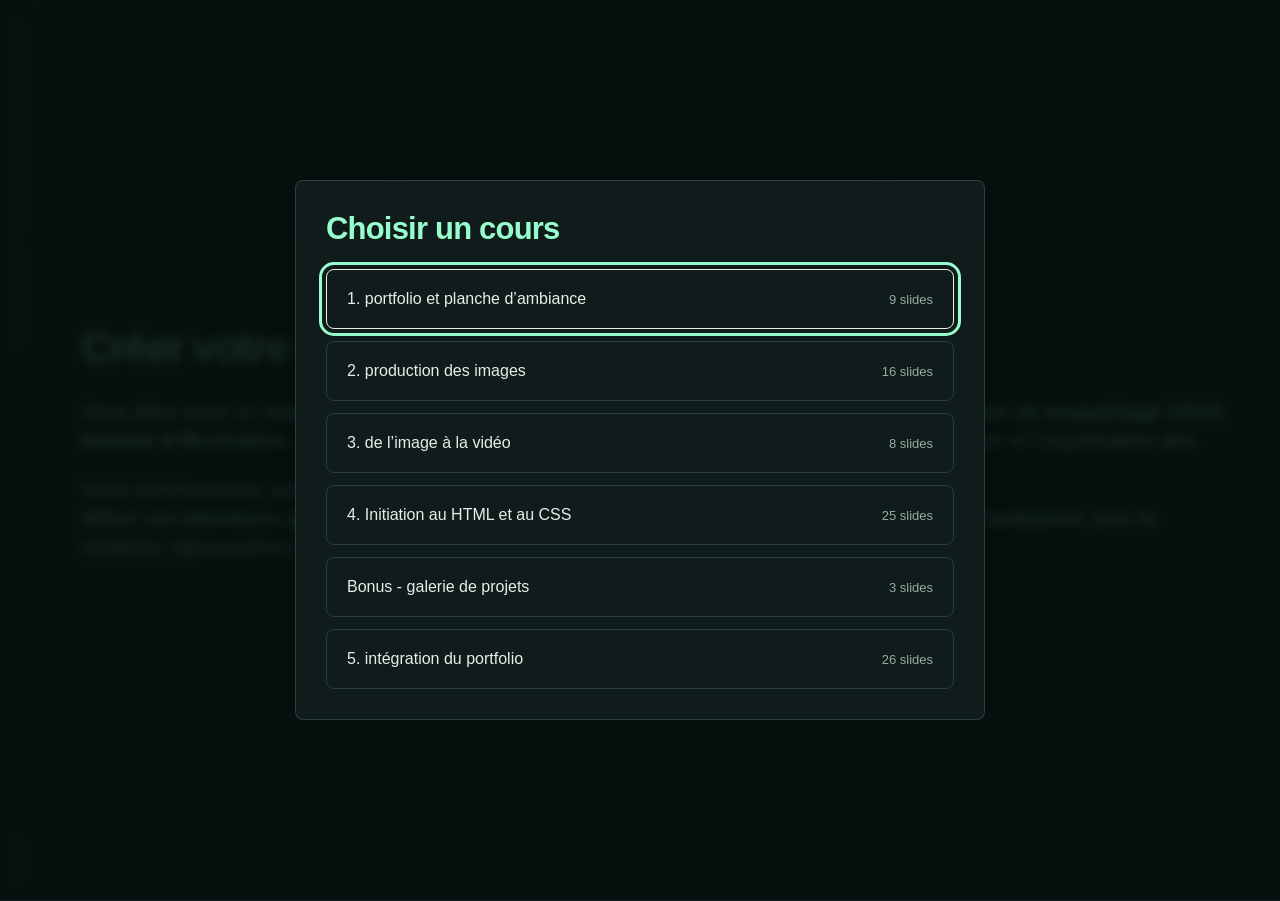
<file: IA ILLU2 & ILLU3/index.html>
<!doctype html>
<html lang="fr">
<head>
  <meta charset="utf-8">
  <meta name="viewport" content="width=device-width, initial-scale=1">
  <meta name="description" content="Support de cours · IA ILLU2 &amp; ILLU3.">
  <title>Cours · IA ILLU2 &amp; ILLU3</title>
  <link rel="icon" type="image/svg+xml" href="./favicon.svg">
  <link rel="stylesheet" href="./style.css?v=fd47867117fb">
  <script src="./marked.umd.js?v=2e20e86f0a13" defer></script>
  <script src="./purify.min.js?v=40cff492b543" defer></script>
  <script src="./courses-data.js?v=28b1ed126c4e" defer></script>
  <script src="./local-files.js?v=37b1059be51f" defer></script>
  <script src="./app.js?v=3b69aeaad2aa" defer></script>
</head>
<body>
  <main id="stage" aria-label="Présentation du cours">
    <div id="slide-wrap">
      <article id="slide" aria-labelledby="slide-title" tabindex="-1">
        <aside class="side-strip" aria-label="Repères de la présentation"><span id="side-caption" class="side-caption">IA ILLU2 &amp; ILLU3</span><span id="slide-page" aria-live="polite"></span></aside>
        <div class="slide-content">
          <header class="slide-heading"><h1 id="slide-title">Chargement…</h1></header>
          <div id="slide-body"><div id="text-area"><div id="text-flow" class="prose"></div></div></div>
          <div id="gallery" role="group" aria-label="Galerie d’images" hidden></div>
          <p id="gallery-message" hidden>Images masquées. Appuyez sur I pour afficher la galerie.</p>
        </div>
        <figure id="visual" hidden>
            <button id="image-open" aria-label="Agrandir le visuel"><img id="slide-image" alt=""></button>
            <div id="image-controls" hidden><button id="image-prev" aria-label="Visuel précédent"><svg viewBox="0 0 24 24" width="20" height="20" fill="none" stroke="currentColor" stroke-width="1.8" stroke-linecap="round" stroke-linejoin="round" aria-hidden="true"><path d="m14 6-6 6 6 6M8 12h12"/></svg></button><span id="image-count"></span><button id="image-next" aria-label="Visuel suivant"><svg viewBox="0 0 24 24" width="20" height="20" fill="none" stroke="currentColor" stroke-width="1.8" stroke-linecap="round" stroke-linejoin="round" aria-hidden="true"><path d="m10 6 6 6-6 6M4 12h12"/></svg></button></div>
        </figure>
      </article>
    </div>
    <div id="empty" hidden><h1>Le cours arrive bientôt.</h1><p>Les présentations disponibles apparaîtront ici.</p><button id="empty-folder" class="button">Recharger le dossier</button></div>
    <section id="local-start" hidden aria-labelledby="local-title">
      <h1 id="local-title">Votre cours,<br>directement ici.</h1>
      <p>Sélectionnez le dossier <strong>IA ILLU2 &amp; ILLU3</strong> pour ouvrir vos slides et leurs images.</p>
      <button id="open-folder" class="button primary-button">Ouvrir le dossier du cours <span aria-hidden="true">↗</span></button>
      <p id="local-help" class="local-help">Les modifications des fichiers seront relues automatiquement.</p>
      <button id="import-folder" class="text-button">Importer une copie du dossier</button>
      <p id="local-error" role="status"></p>
    </section>
    <input id="folder-input" type="file" webkitdirectory multiple hidden aria-label="Choisir le dossier IA ILLU2 &amp; ILLU3">
  </main>

  <nav id="presentation-controls" aria-label="Commandes de la présentation" hidden>
    <div class="control-group" role="group" aria-label="Navigation">
      <button id="previous" class="icon-button" aria-label="Slide précédente"><svg viewBox="0 0 24 24" width="20" height="20" fill="none" stroke="currentColor" stroke-width="1.8" stroke-linecap="round" stroke-linejoin="round" aria-hidden="true"><path d="m14 6-6 6 6 6M8 12h12"/></svg></button>
      <button id="next" class="icon-button" aria-label="Slide suivante"><svg viewBox="0 0 24 24" width="20" height="20" fill="none" stroke="currentColor" stroke-width="1.8" stroke-linecap="round" stroke-linejoin="round" aria-hidden="true"><path d="m10 6 6 6-6 6M4 12h12"/></svg></button>
    </div>
    <span class="controls-divider" aria-hidden="true"></span>
    <button id="contents-button" class="button" aria-haspopup="dialog" aria-controls="contents">Sommaire</button>
    <span class="controls-divider" aria-hidden="true"></span>
    <div class="control-group text-controls" role="group" aria-label="Taille du texte et des titres">
      <button id="text-auto" class="button" aria-pressed="true" title="Activer ou désactiver la taille automatique">Auto : oui</button>
      <button id="text-smaller" class="icon-button text-step" aria-label="Réduire la taille du texte et des titres">A−</button>
      <span id="text-size" aria-live="polite"></span>
      <button id="text-larger" class="icon-button text-step" aria-label="Augmenter la taille du texte et des titres">A+</button>
    </div>
    <button id="images-toggle" class="icon-button" aria-label="Masquer les images" aria-pressed="true" title="Masquer les images (I)"><svg viewBox="0 0 24 24" width="20" height="20" fill="none" stroke="currentColor" stroke-width="1.8" stroke-linecap="round" stroke-linejoin="round" aria-hidden="true"><rect x="3" y="3" width="18" height="18" rx="2"/><circle cx="8" cy="8" r="1.5"/><path d="m21 15-5-5L5 21"/><path id="images-hidden-mark" d="m3 3 18 18" hidden/></svg></button>
    <button id="fullscreen-button" class="icon-button" aria-label="Passer en plein écran" aria-pressed="false" title="Plein écran (F)"><svg viewBox="0 0 24 24" width="20" height="20" fill="none" stroke="currentColor" stroke-width="1.8" stroke-linecap="round" stroke-linejoin="round" aria-hidden="true"><path id="fullscreen-icon" d="M9 4H4v5M15 4h5v5M4 15v5h5M20 15v5h-5"/></svg></button>
    <button id="folder-button" class="button" title="Choisir à nouveau le dossier du cours">Dossier</button>
  </nav>
  <div id="prompt-tooltip" role="tooltip" hidden></div>
  <span id="status" class="sr-only" role="status"></span>

  <dialog id="course-choice" aria-labelledby="course-choice-title">
    <div class="dialog-heading"><h2 id="course-choice-title">Choisir un cours</h2></div>
    <div id="start-course-list"></div>
  </dialog>
  <dialog id="contents" aria-labelledby="contents-title">
    <div class="dialog-heading"><h2 id="contents-title">Sommaire</h2><button id="contents-close" class="icon-button" aria-label="Fermer le sommaire">×</button></div>
    <div id="course-list"></div>
    <p class="dialog-note">Choisissez un chapitre pour reprendre la présentation.</p>
  </dialog>
  <dialog id="lightbox" aria-label="Visuel agrandi">
    <button id="lightbox-close" class="icon-button" aria-label="Fermer le visuel">×</button>
    <img id="large-image" alt="">
    <div id="lightbox-navigation" role="group" aria-label="Navigation entre les images" hidden>
      <button id="lightbox-prev" class="icon-button" aria-label="Image précédente" title="Image précédente (←)">←</button>
      <button id="lightbox-next" class="icon-button" aria-label="Image suivante" title="Image suivante (→)">→</button>
    </div>
    <span id="lightbox-count" aria-live="polite" aria-atomic="true"></span>
  </dialog>
</body>
</html>
</file>
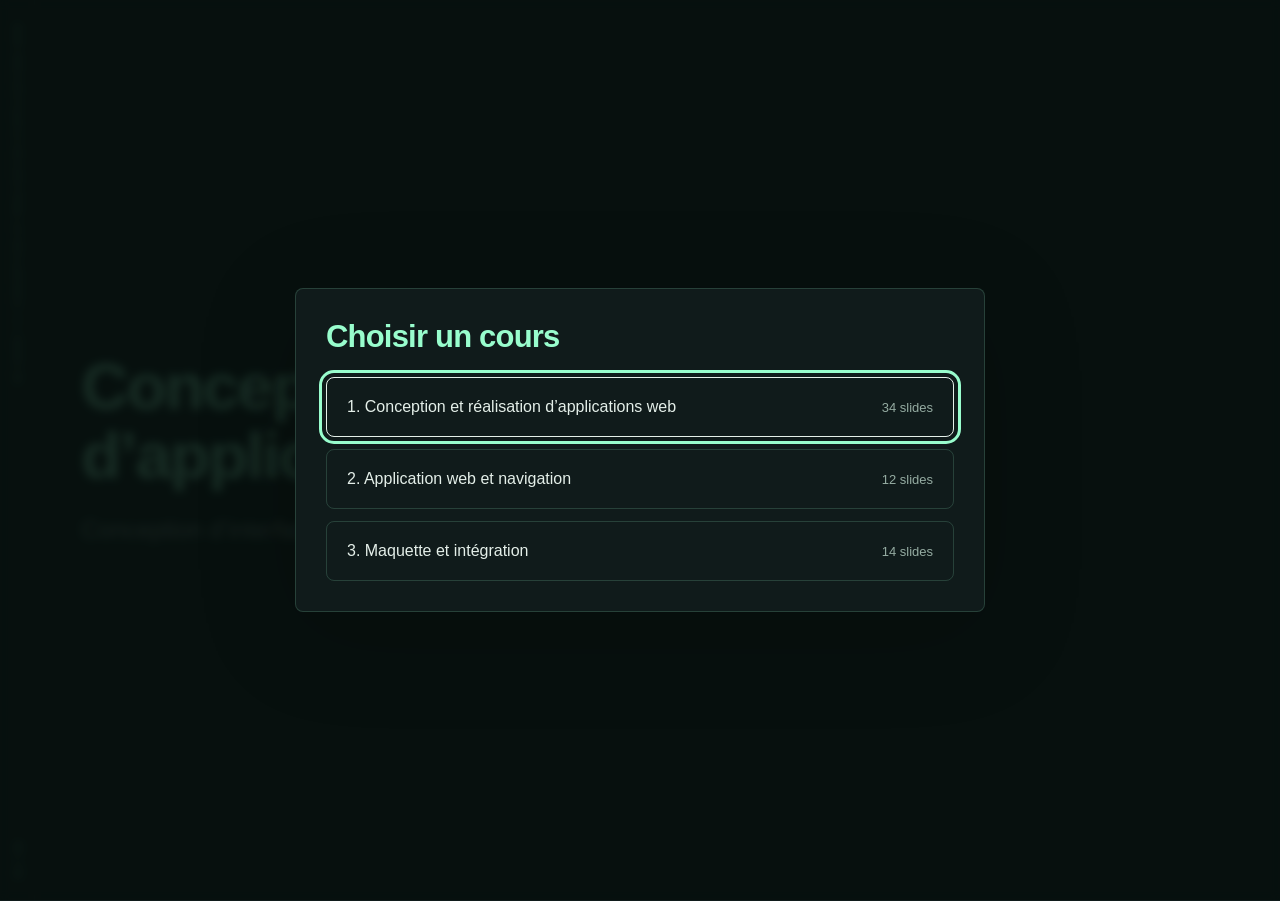
<file: M2 DADG/index.html>
<!doctype html>
<html lang="fr">
<head>
  <meta charset="utf-8">
  <meta name="viewport" content="width=device-width, initial-scale=1">
  <meta name="description" content="Support de cours · M2 DADG.">
  <title>Cours · M2 DADG</title>
  <link rel="icon" type="image/svg+xml" href="./favicon.svg">
  <link rel="stylesheet" href="./style.css?v=fd47867117fb">
  <script src="./marked.umd.js?v=2e20e86f0a13" defer></script>
  <script src="./purify.min.js?v=40cff492b543" defer></script>
  <script src="./courses-data.js?v=bf0a221725f6" defer></script>
  <script src="./local-files.js?v=37b1059be51f" defer></script>
  <script src="./app.js?v=3b69aeaad2aa" defer></script>
</head>
<body>
  <main id="stage" aria-label="Présentation du cours">
    <div id="slide-wrap">
      <article id="slide" aria-labelledby="slide-title" tabindex="-1">
        <aside class="side-strip" aria-label="Repères de la présentation"><span id="side-caption" class="side-caption">M2 DADG</span><span id="slide-page" aria-live="polite"></span></aside>
        <div class="slide-content">
          <header class="slide-heading"><h1 id="slide-title">Chargement…</h1></header>
          <div id="slide-body"><div id="text-area"><div id="text-flow" class="prose"></div></div></div>
          <div id="gallery" role="group" aria-label="Galerie d’images" hidden></div>
          <p id="gallery-message" hidden>Images masquées. Appuyez sur I pour afficher la galerie.</p>
        </div>
        <figure id="visual" hidden>
            <button id="image-open" aria-label="Agrandir le visuel"><img id="slide-image" alt=""></button>
            <div id="image-controls" hidden><button id="image-prev" aria-label="Visuel précédent"><svg viewBox="0 0 24 24" width="20" height="20" fill="none" stroke="currentColor" stroke-width="1.8" stroke-linecap="round" stroke-linejoin="round" aria-hidden="true"><path d="m14 6-6 6 6 6M8 12h12"/></svg></button><span id="image-count"></span><button id="image-next" aria-label="Visuel suivant"><svg viewBox="0 0 24 24" width="20" height="20" fill="none" stroke="currentColor" stroke-width="1.8" stroke-linecap="round" stroke-linejoin="round" aria-hidden="true"><path d="m10 6 6 6-6 6M4 12h12"/></svg></button></div>
        </figure>
      </article>
    </div>
    <div id="empty" hidden><h1>Le cours arrive bientôt.</h1><p>Les présentations disponibles apparaîtront ici.</p><button id="empty-folder" class="button">Recharger le dossier</button></div>
    <section id="local-start" hidden aria-labelledby="local-title">
      <h1 id="local-title">Votre cours,<br>directement ici.</h1>
      <p>Sélectionnez le dossier <strong>M2 DADG</strong> pour ouvrir vos slides et leurs images.</p>
      <button id="open-folder" class="button primary-button">Ouvrir le dossier du cours <span aria-hidden="true">↗</span></button>
      <p id="local-help" class="local-help">Les modifications des fichiers seront relues automatiquement.</p>
      <button id="import-folder" class="text-button">Importer une copie du dossier</button>
      <p id="local-error" role="status"></p>
    </section>
    <input id="folder-input" type="file" webkitdirectory multiple hidden aria-label="Choisir le dossier M2 DADG">
  </main>

  <nav id="presentation-controls" aria-label="Commandes de la présentation" hidden>
    <div class="control-group" role="group" aria-label="Navigation">
      <button id="previous" class="icon-button" aria-label="Slide précédente"><svg viewBox="0 0 24 24" width="20" height="20" fill="none" stroke="currentColor" stroke-width="1.8" stroke-linecap="round" stroke-linejoin="round" aria-hidden="true"><path d="m14 6-6 6 6 6M8 12h12"/></svg></button>
      <button id="next" class="icon-button" aria-label="Slide suivante"><svg viewBox="0 0 24 24" width="20" height="20" fill="none" stroke="currentColor" stroke-width="1.8" stroke-linecap="round" stroke-linejoin="round" aria-hidden="true"><path d="m10 6 6 6-6 6M4 12h12"/></svg></button>
    </div>
    <span class="controls-divider" aria-hidden="true"></span>
    <button id="contents-button" class="button" aria-haspopup="dialog" aria-controls="contents">Sommaire</button>
    <span class="controls-divider" aria-hidden="true"></span>
    <div class="control-group text-controls" role="group" aria-label="Taille du texte et des titres">
      <button id="text-auto" class="button" aria-pressed="true" title="Activer ou désactiver la taille automatique">Auto : oui</button>
      <button id="text-smaller" class="icon-button text-step" aria-label="Réduire la taille du texte et des titres">A−</button>
      <span id="text-size" aria-live="polite"></span>
      <button id="text-larger" class="icon-button text-step" aria-label="Augmenter la taille du texte et des titres">A+</button>
    </div>
    <button id="images-toggle" class="icon-button" aria-label="Masquer les images" aria-pressed="true" title="Masquer les images (I)"><svg viewBox="0 0 24 24" width="20" height="20" fill="none" stroke="currentColor" stroke-width="1.8" stroke-linecap="round" stroke-linejoin="round" aria-hidden="true"><rect x="3" y="3" width="18" height="18" rx="2"/><circle cx="8" cy="8" r="1.5"/><path d="m21 15-5-5L5 21"/><path id="images-hidden-mark" d="m3 3 18 18" hidden/></svg></button>
    <button id="fullscreen-button" class="icon-button" aria-label="Passer en plein écran" aria-pressed="false" title="Plein écran (F)"><svg viewBox="0 0 24 24" width="20" height="20" fill="none" stroke="currentColor" stroke-width="1.8" stroke-linecap="round" stroke-linejoin="round" aria-hidden="true"><path id="fullscreen-icon" d="M9 4H4v5M15 4h5v5M4 15v5h5M20 15v5h-5"/></svg></button>
    <button id="folder-button" class="button" title="Choisir à nouveau le dossier du cours">Dossier</button>
  </nav>
  <div id="prompt-tooltip" role="tooltip" hidden></div>
  <span id="status" class="sr-only" role="status"></span>

  <dialog id="course-choice" aria-labelledby="course-choice-title">
    <div class="dialog-heading"><h2 id="course-choice-title">Choisir un cours</h2></div>
    <div id="start-course-list"></div>
  </dialog>
  <dialog id="contents" aria-labelledby="contents-title">
    <div class="dialog-heading"><h2 id="contents-title">Sommaire</h2><button id="contents-close" class="icon-button" aria-label="Fermer le sommaire">×</button></div>
    <div id="course-list"></div>
    <p class="dialog-note">Choisissez un chapitre pour reprendre la présentation.</p>
  </dialog>
  <dialog id="lightbox" aria-label="Visuel agrandi">
    <button id="lightbox-close" class="icon-button" aria-label="Fermer le visuel">×</button>
    <img id="large-image" alt="">
    <div id="lightbox-navigation" role="group" aria-label="Navigation entre les images" hidden>
      <button id="lightbox-prev" class="icon-button" aria-label="Image précédente" title="Image précédente (←)">←</button>
      <button id="lightbox-next" class="icon-button" aria-label="Image suivante" title="Image suivante (→)">→</button>
    </div>
    <span id="lightbox-count" aria-live="polite" aria-atomic="true"></span>
  </dialog>
</body>
</html>
</file>
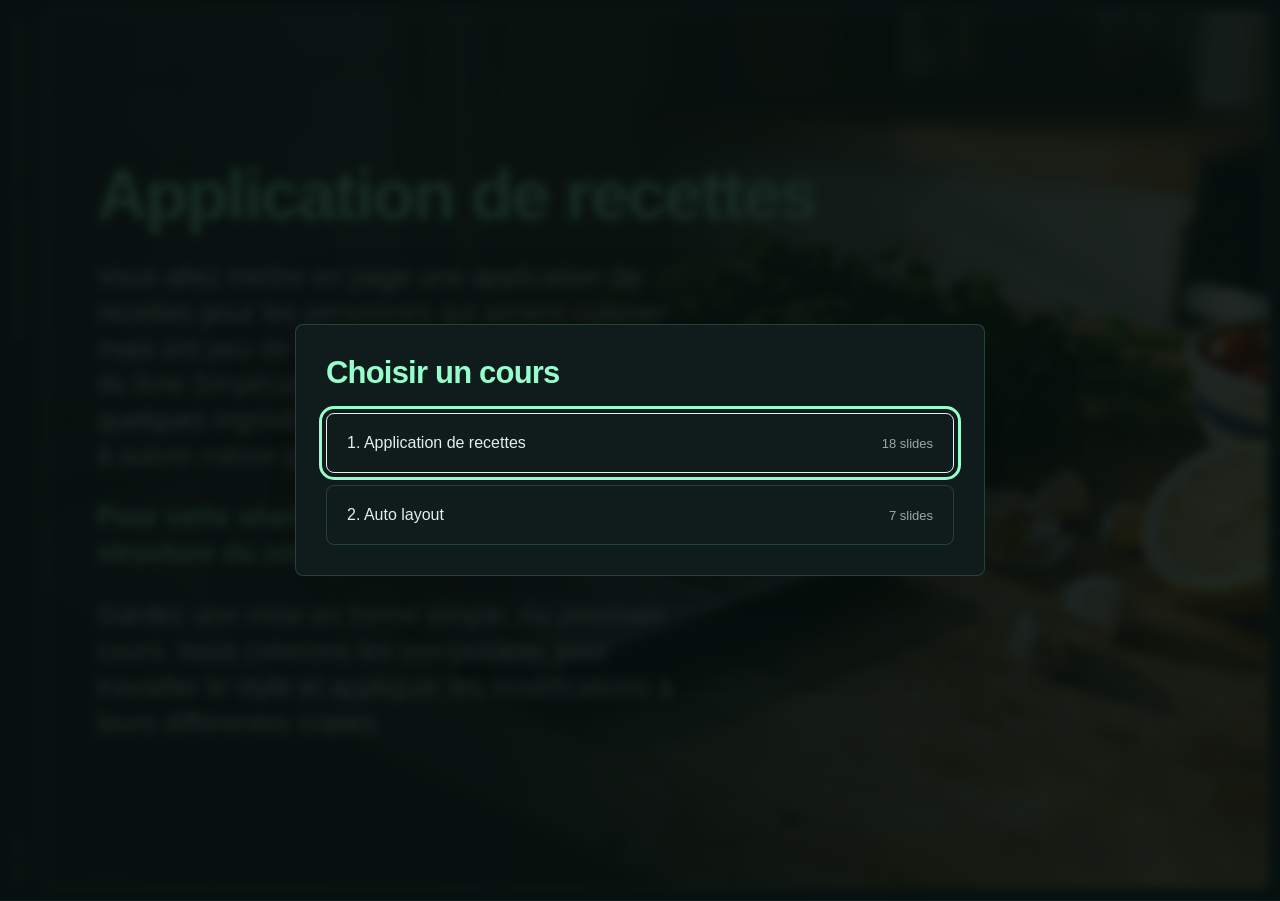
<file: OUTILS NUM DG2 & ILLU2/index.html>
<!doctype html>
<html lang="fr">
<head>
  <meta charset="utf-8">
  <meta name="viewport" content="width=device-width, initial-scale=1">
  <meta name="description" content="Support de cours · OUTILS NUM DG2 &amp; ILLU2.">
  <title>Cours · OUTILS NUM DG2 &amp; ILLU2</title>
  <link rel="icon" type="image/svg+xml" href="./favicon.svg">
  <link rel="stylesheet" href="./style.css?v=fd47867117fb">
  <script src="./marked.umd.js?v=2e20e86f0a13" defer></script>
  <script src="./purify.min.js?v=40cff492b543" defer></script>
  <script src="./courses-data.js?v=021daf9ec3cb" defer></script>
  <script src="./local-files.js?v=37b1059be51f" defer></script>
  <script src="./app.js?v=3b69aeaad2aa" defer></script>
</head>
<body>
  <main id="stage" aria-label="Présentation du cours">
    <div id="slide-wrap">
      <article id="slide" aria-labelledby="slide-title" tabindex="-1">
        <aside class="side-strip" aria-label="Repères de la présentation"><span id="side-caption" class="side-caption">OUTILS NUM DG2 &amp; ILLU2</span><span id="slide-page" aria-live="polite"></span></aside>
        <div class="slide-content">
          <header class="slide-heading"><h1 id="slide-title">Chargement…</h1></header>
          <div id="slide-body"><div id="text-area"><div id="text-flow" class="prose"></div></div></div>
          <div id="gallery" role="group" aria-label="Galerie d’images" hidden></div>
          <p id="gallery-message" hidden>Images masquées. Appuyez sur I pour afficher la galerie.</p>
        </div>
        <figure id="visual" hidden>
            <button id="image-open" aria-label="Agrandir le visuel"><img id="slide-image" alt=""></button>
            <div id="image-controls" hidden><button id="image-prev" aria-label="Visuel précédent"><svg viewBox="0 0 24 24" width="20" height="20" fill="none" stroke="currentColor" stroke-width="1.8" stroke-linecap="round" stroke-linejoin="round" aria-hidden="true"><path d="m14 6-6 6 6 6M8 12h12"/></svg></button><span id="image-count"></span><button id="image-next" aria-label="Visuel suivant"><svg viewBox="0 0 24 24" width="20" height="20" fill="none" stroke="currentColor" stroke-width="1.8" stroke-linecap="round" stroke-linejoin="round" aria-hidden="true"><path d="m10 6 6 6-6 6M4 12h12"/></svg></button></div>
        </figure>
      </article>
    </div>
    <div id="empty" hidden><h1>Le cours arrive bientôt.</h1><p>Les présentations disponibles apparaîtront ici.</p><button id="empty-folder" class="button">Recharger le dossier</button></div>
    <section id="local-start" hidden aria-labelledby="local-title">
      <h1 id="local-title">Votre cours,<br>directement ici.</h1>
      <p>Sélectionnez le dossier <strong>OUTILS NUM DG2 &amp; ILLU2</strong> pour ouvrir vos slides et leurs images.</p>
      <button id="open-folder" class="button primary-button">Ouvrir le dossier du cours <span aria-hidden="true">↗</span></button>
      <p id="local-help" class="local-help">Les modifications des fichiers seront relues automatiquement.</p>
      <button id="import-folder" class="text-button">Importer une copie du dossier</button>
      <p id="local-error" role="status"></p>
    </section>
    <input id="folder-input" type="file" webkitdirectory multiple hidden aria-label="Choisir le dossier OUTILS NUM DG2 &amp; ILLU2">
  </main>

  <nav id="presentation-controls" aria-label="Commandes de la présentation" hidden>
    <div class="control-group" role="group" aria-label="Navigation">
      <button id="previous" class="icon-button" aria-label="Slide précédente"><svg viewBox="0 0 24 24" width="20" height="20" fill="none" stroke="currentColor" stroke-width="1.8" stroke-linecap="round" stroke-linejoin="round" aria-hidden="true"><path d="m14 6-6 6 6 6M8 12h12"/></svg></button>
      <button id="next" class="icon-button" aria-label="Slide suivante"><svg viewBox="0 0 24 24" width="20" height="20" fill="none" stroke="currentColor" stroke-width="1.8" stroke-linecap="round" stroke-linejoin="round" aria-hidden="true"><path d="m10 6 6 6-6 6M4 12h12"/></svg></button>
    </div>
    <span class="controls-divider" aria-hidden="true"></span>
    <button id="contents-button" class="button" aria-haspopup="dialog" aria-controls="contents">Sommaire</button>
    <span class="controls-divider" aria-hidden="true"></span>
    <div class="control-group text-controls" role="group" aria-label="Taille du texte et des titres">
      <button id="text-auto" class="button" aria-pressed="true" title="Activer ou désactiver la taille automatique">Auto : oui</button>
      <button id="text-smaller" class="icon-button text-step" aria-label="Réduire la taille du texte et des titres">A−</button>
      <span id="text-size" aria-live="polite"></span>
      <button id="text-larger" class="icon-button text-step" aria-label="Augmenter la taille du texte et des titres">A+</button>
    </div>
    <button id="images-toggle" class="icon-button" aria-label="Masquer les images" aria-pressed="true" title="Masquer les images (I)"><svg viewBox="0 0 24 24" width="20" height="20" fill="none" stroke="currentColor" stroke-width="1.8" stroke-linecap="round" stroke-linejoin="round" aria-hidden="true"><rect x="3" y="3" width="18" height="18" rx="2"/><circle cx="8" cy="8" r="1.5"/><path d="m21 15-5-5L5 21"/><path id="images-hidden-mark" d="m3 3 18 18" hidden/></svg></button>
    <button id="fullscreen-button" class="icon-button" aria-label="Passer en plein écran" aria-pressed="false" title="Plein écran (F)"><svg viewBox="0 0 24 24" width="20" height="20" fill="none" stroke="currentColor" stroke-width="1.8" stroke-linecap="round" stroke-linejoin="round" aria-hidden="true"><path id="fullscreen-icon" d="M9 4H4v5M15 4h5v5M4 15v5h5M20 15v5h-5"/></svg></button>
    <button id="folder-button" class="button" title="Choisir à nouveau le dossier du cours">Dossier</button>
  </nav>
  <div id="prompt-tooltip" role="tooltip" hidden></div>
  <span id="status" class="sr-only" role="status"></span>

  <dialog id="course-choice" aria-labelledby="course-choice-title">
    <div class="dialog-heading"><h2 id="course-choice-title">Choisir un cours</h2></div>
    <div id="start-course-list"></div>
  </dialog>
  <dialog id="contents" aria-labelledby="contents-title">
    <div class="dialog-heading"><h2 id="contents-title">Sommaire</h2><button id="contents-close" class="icon-button" aria-label="Fermer le sommaire">×</button></div>
    <div id="course-list"></div>
    <p class="dialog-note">Choisissez un chapitre pour reprendre la présentation.</p>
  </dialog>
  <dialog id="lightbox" aria-label="Visuel agrandi">
    <button id="lightbox-close" class="icon-button" aria-label="Fermer le visuel">×</button>
    <img id="large-image" alt="">
    <div id="lightbox-navigation" role="group" aria-label="Navigation entre les images" hidden>
      <button id="lightbox-prev" class="icon-button" aria-label="Image précédente" title="Image précédente (←)">←</button>
      <button id="lightbox-next" class="icon-button" aria-label="Image suivante" title="Image suivante (→)">→</button>
    </div>
    <span id="lightbox-count" aria-live="polite" aria-atomic="true"></span>
  </dialog>
</body>
</html>
</file>
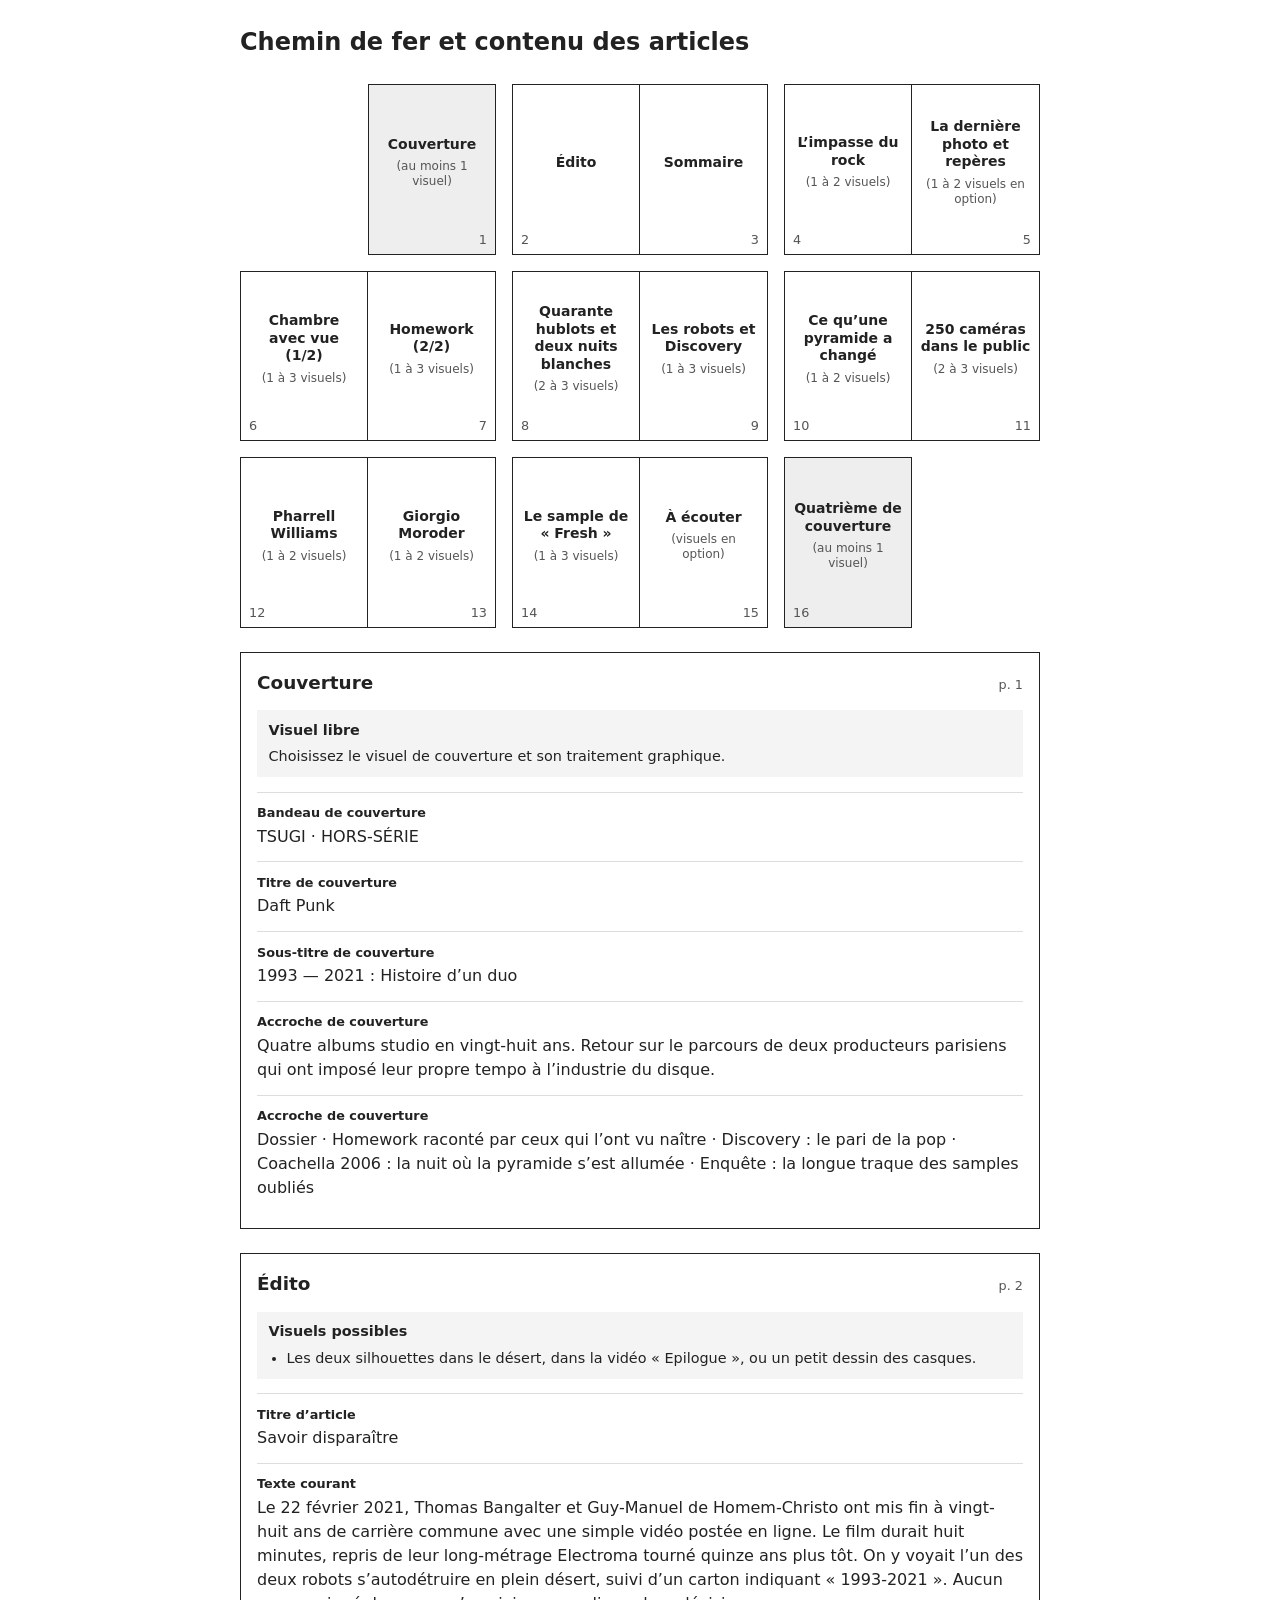
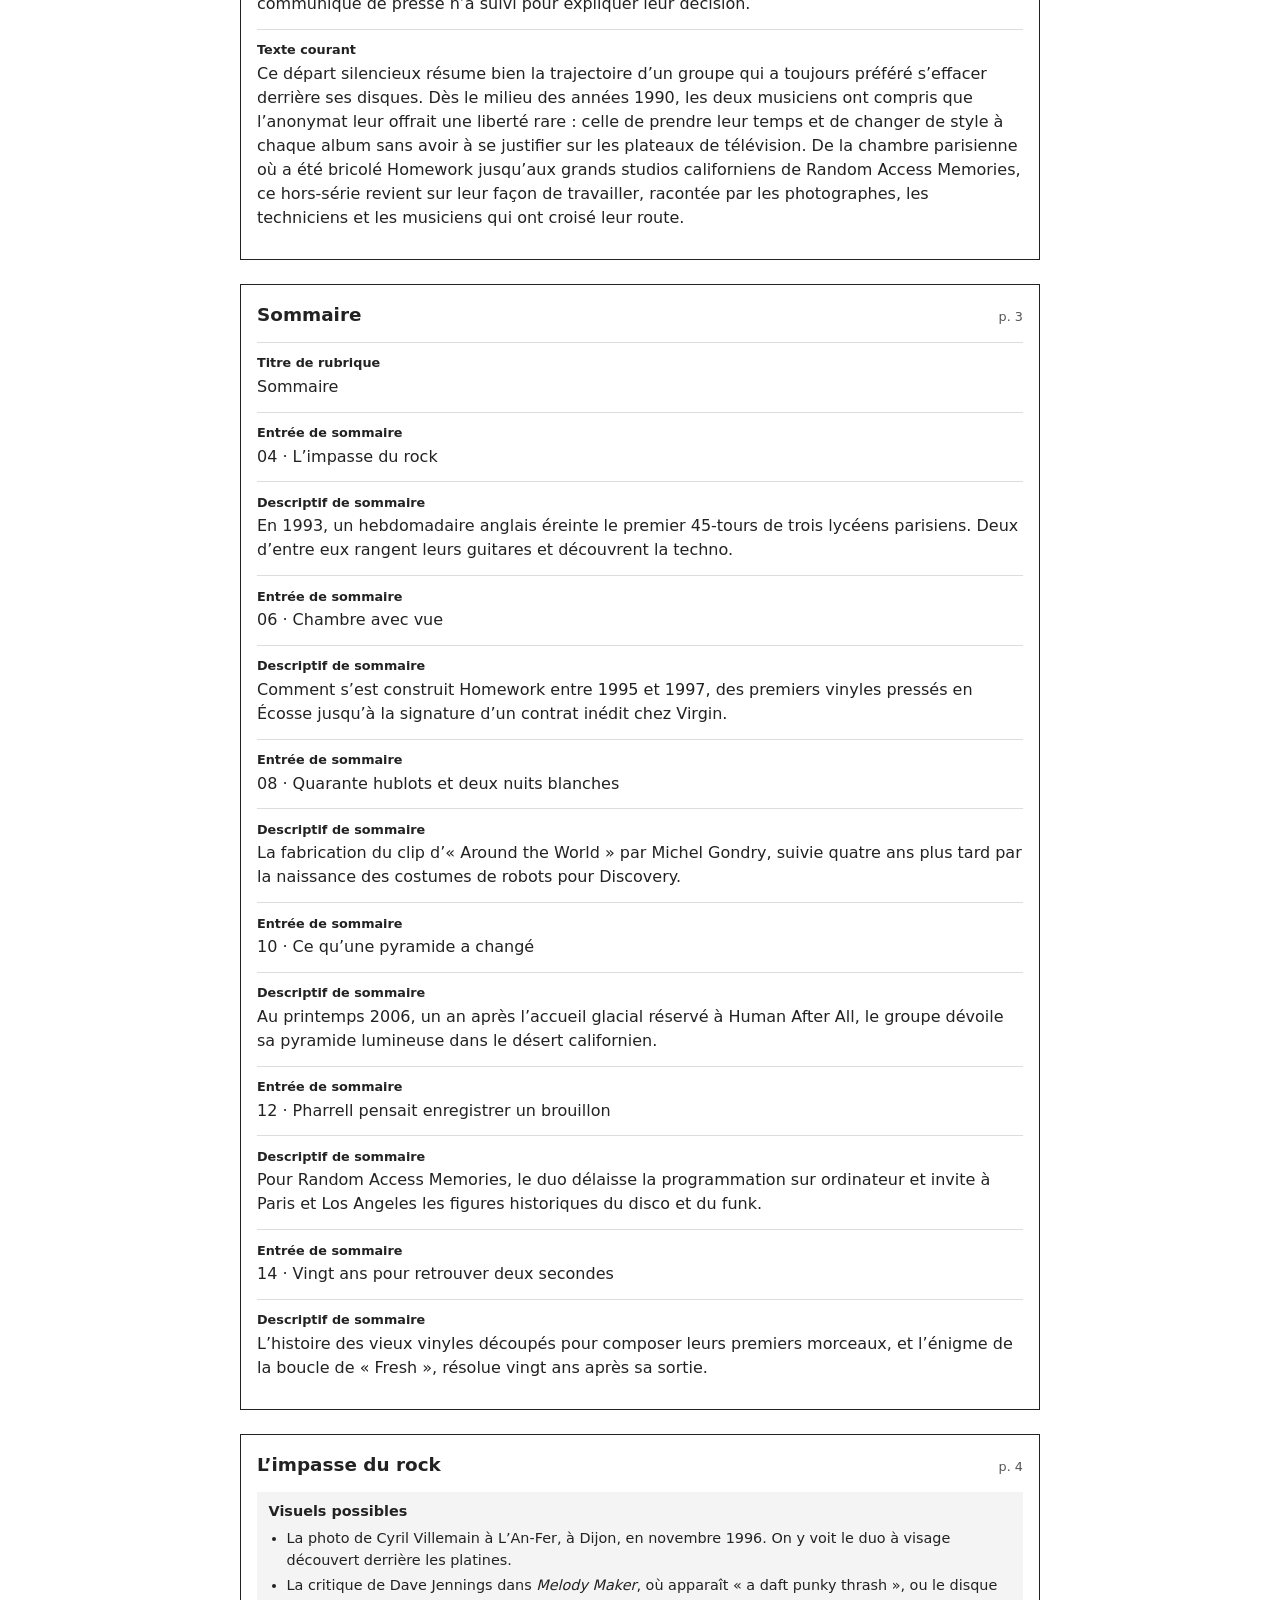
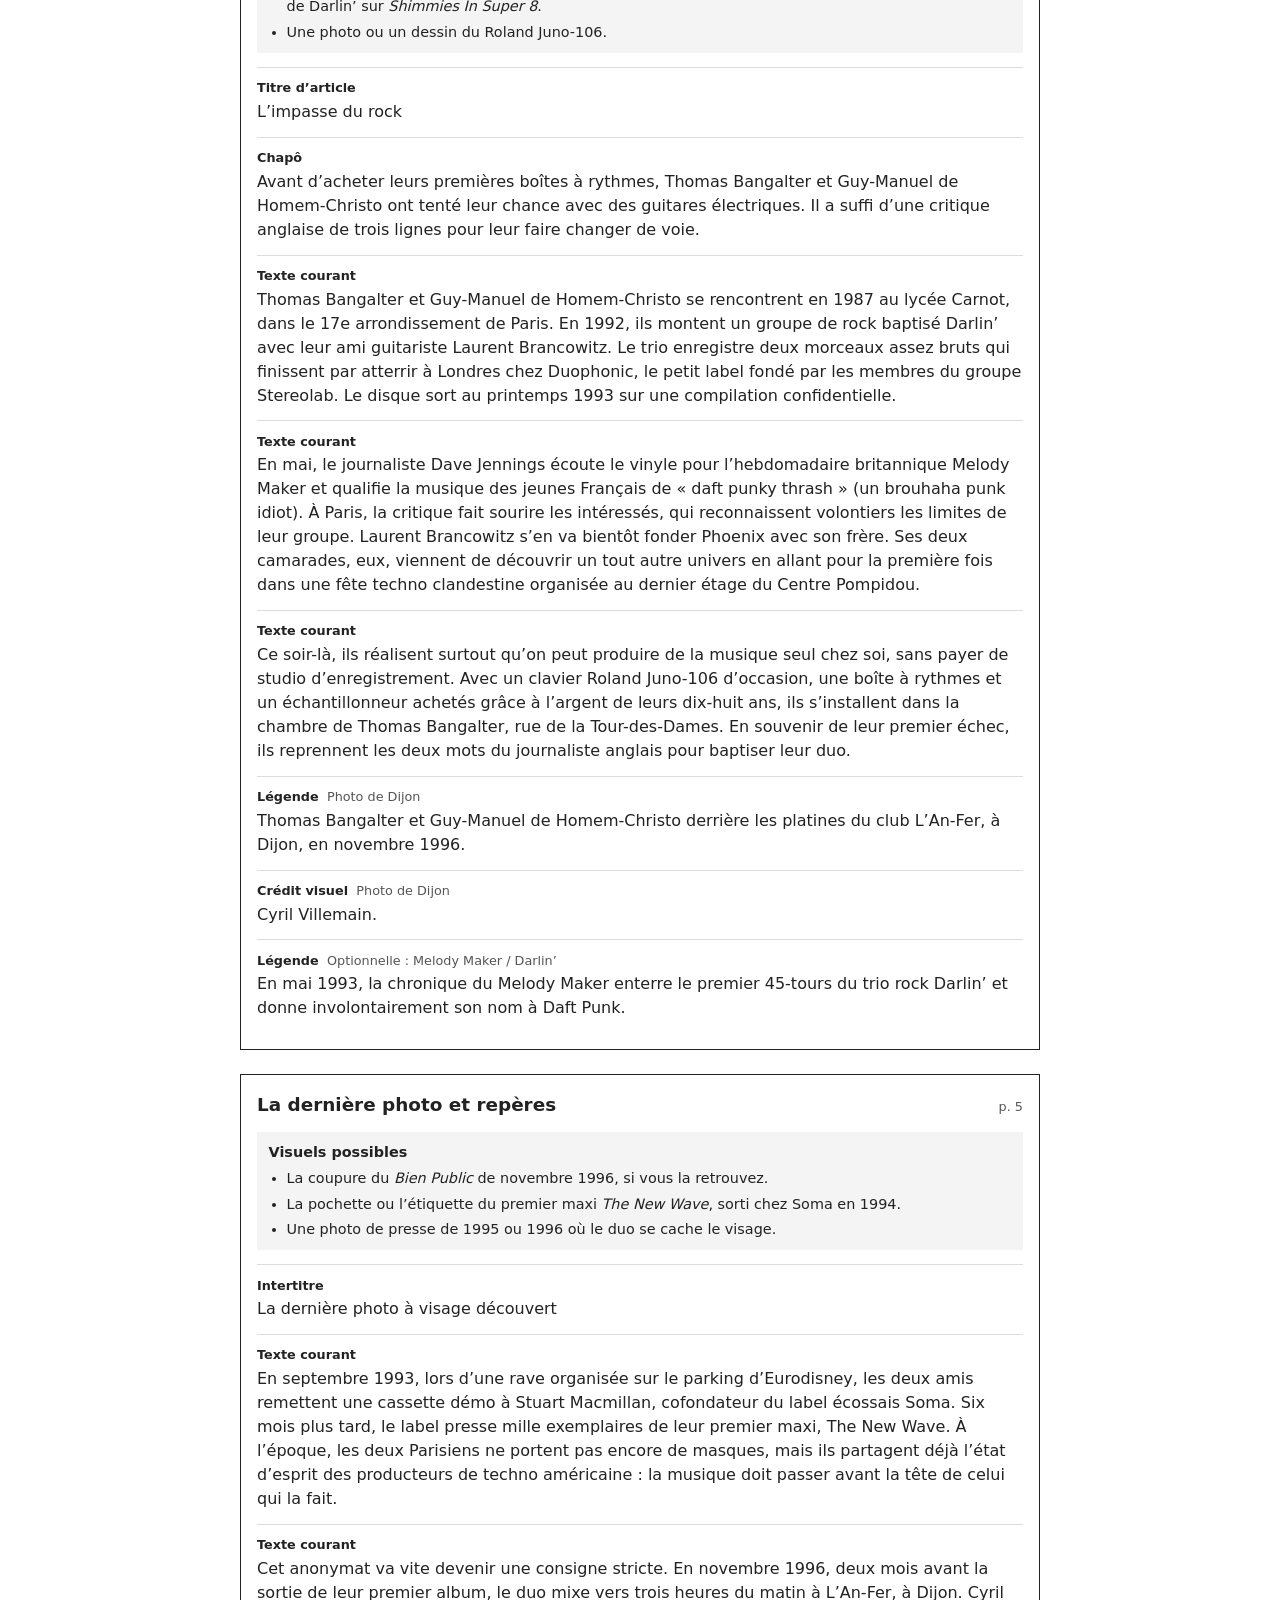
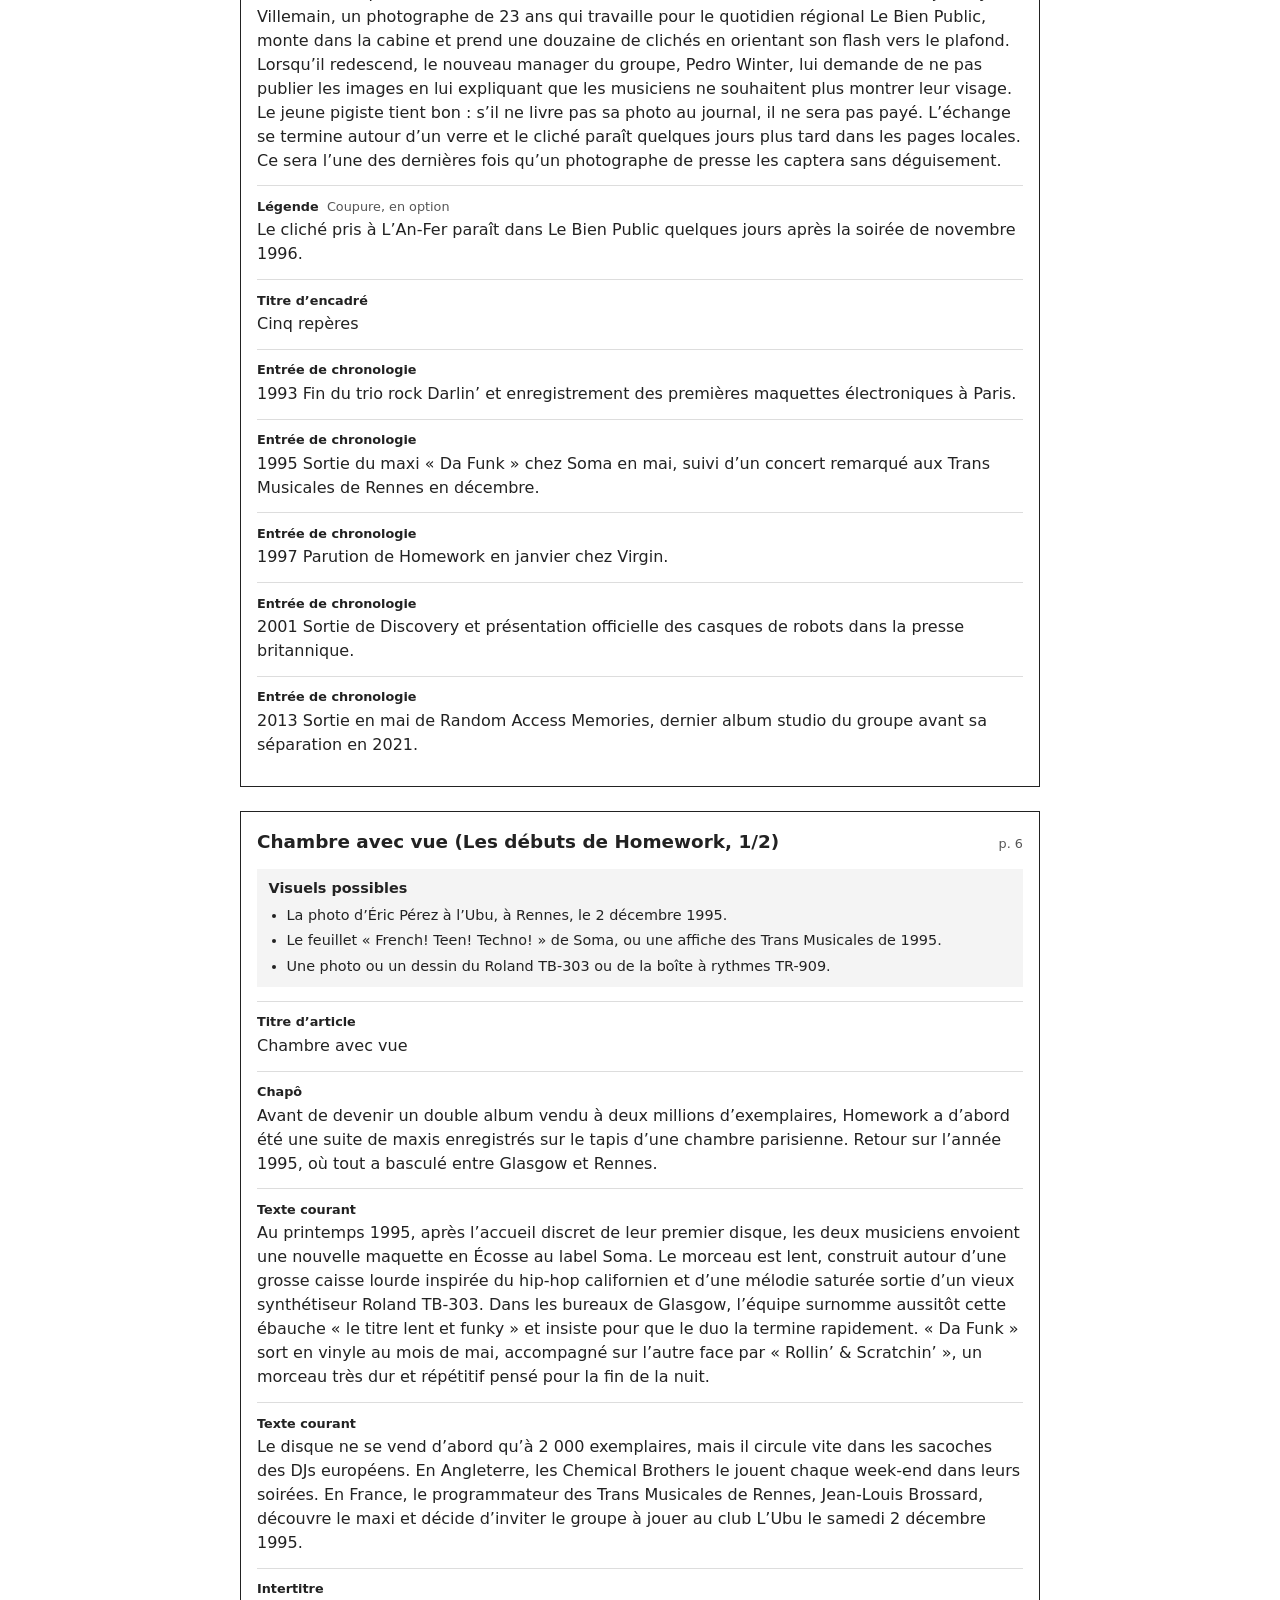
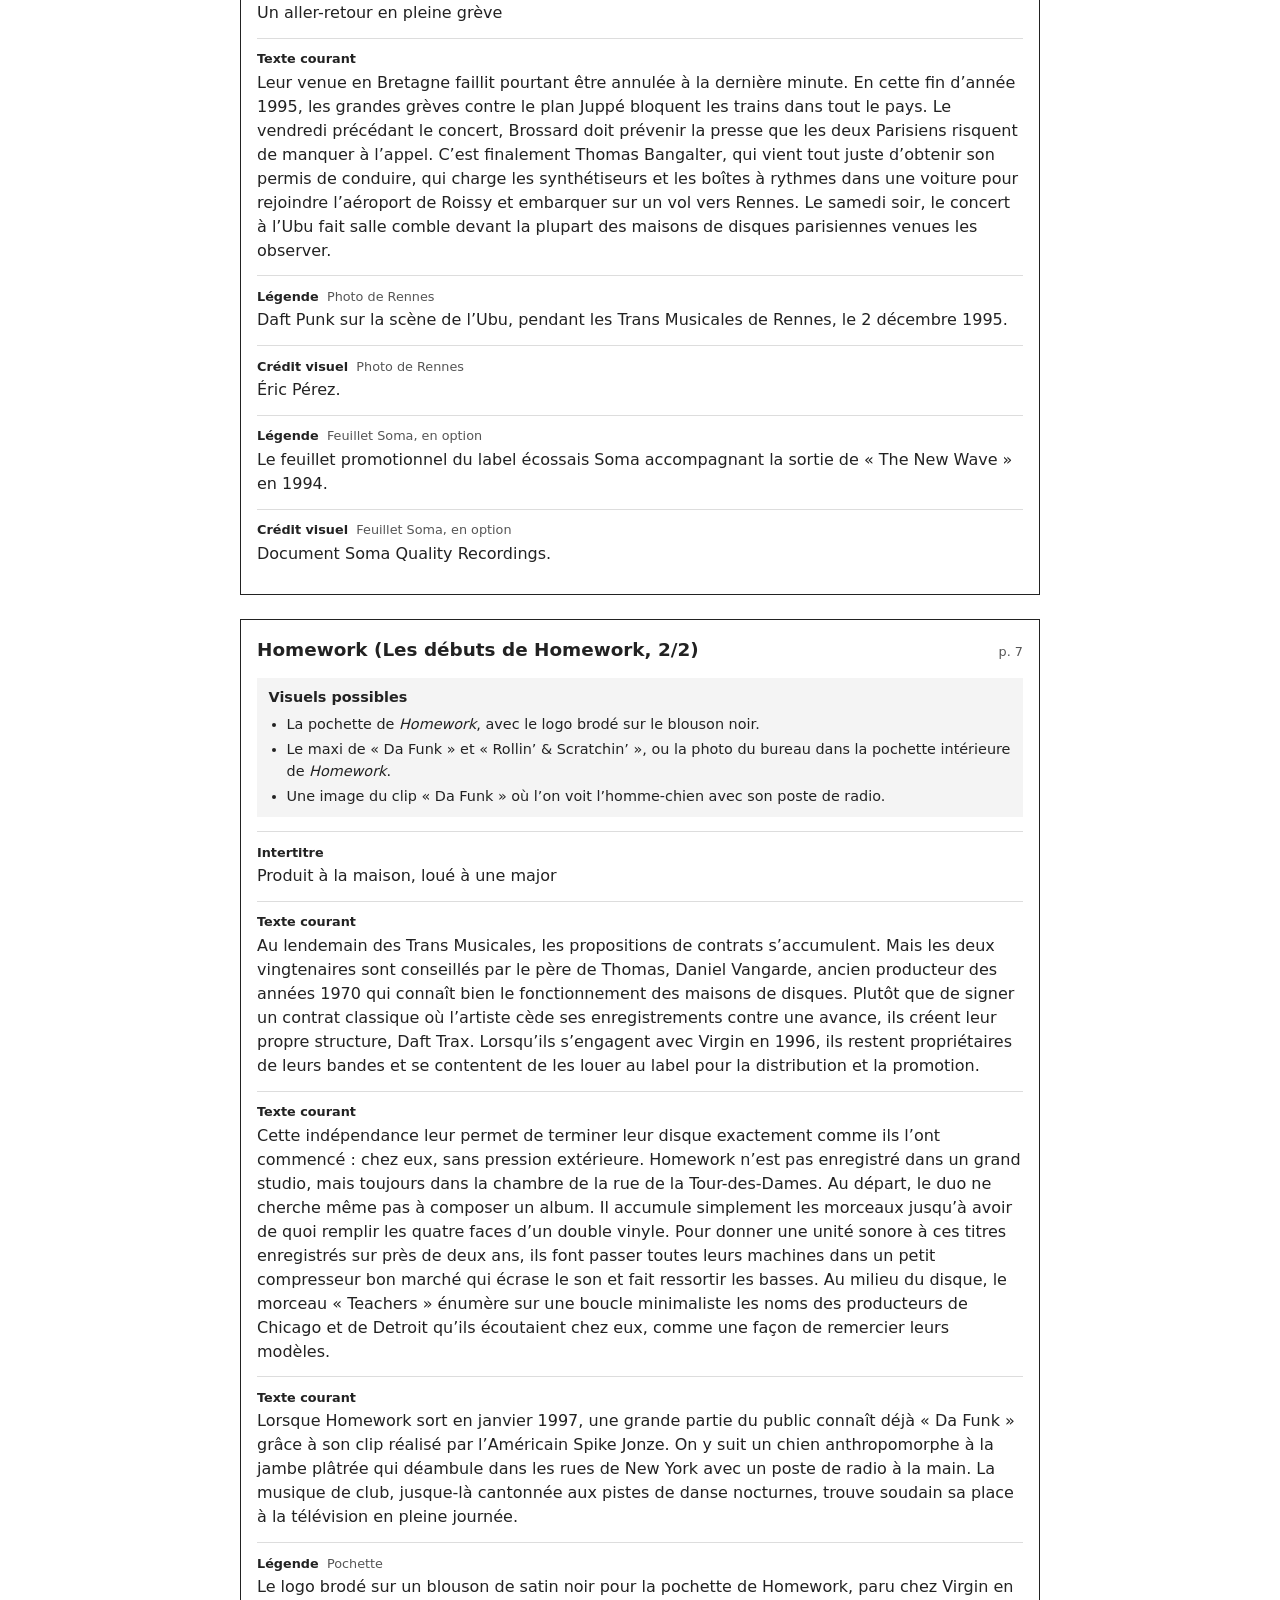
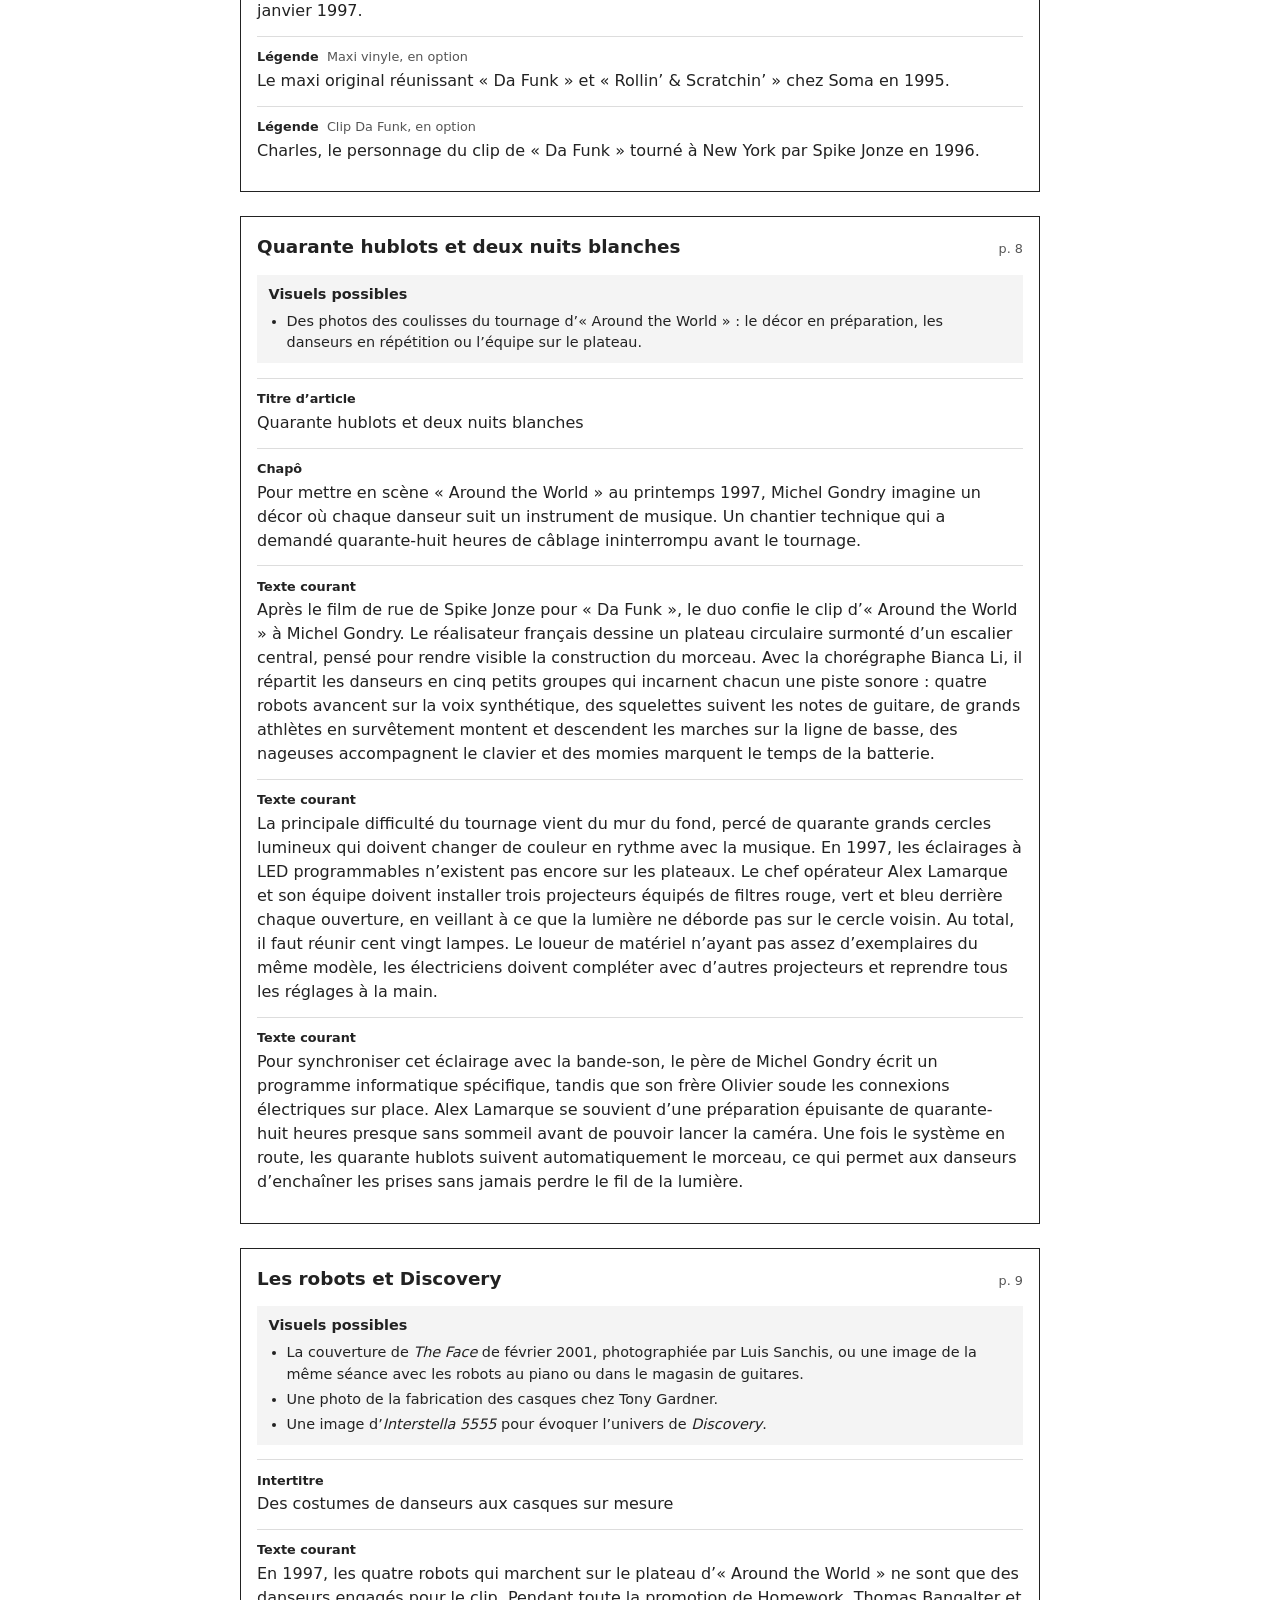
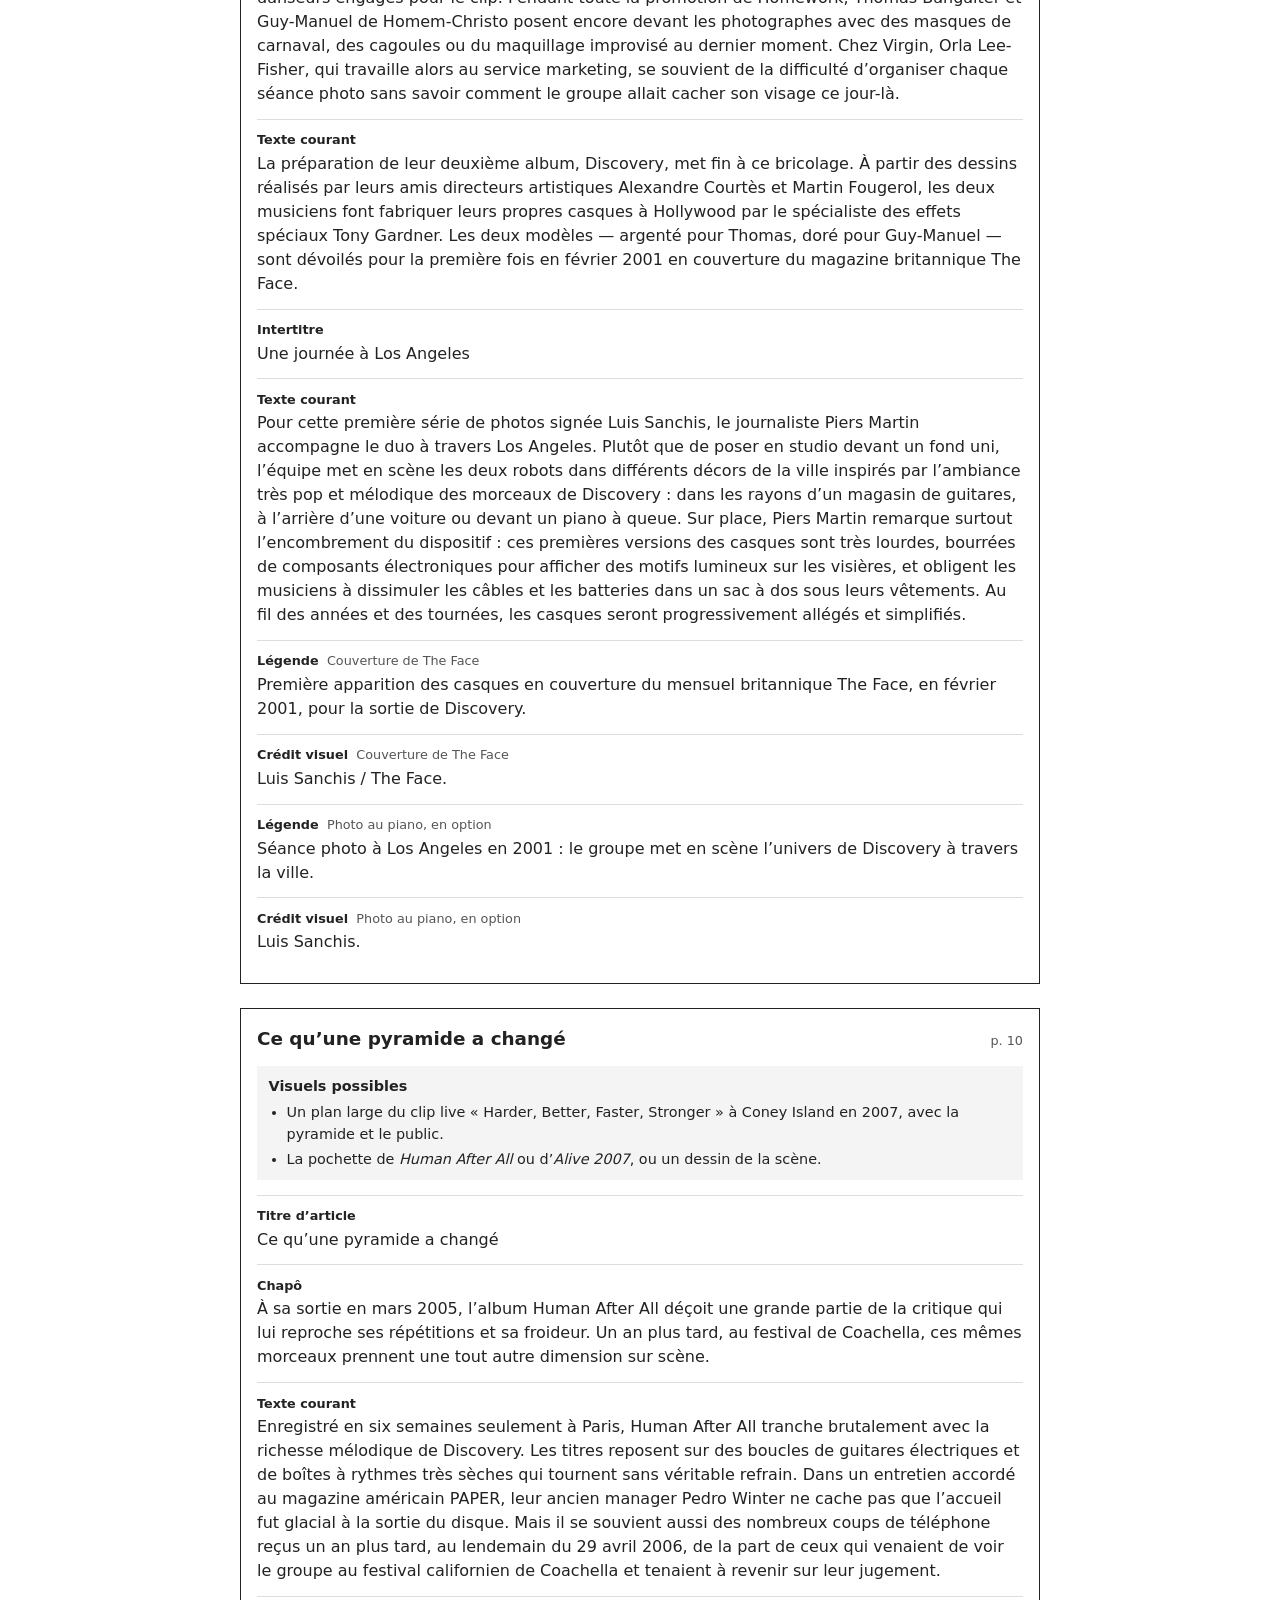
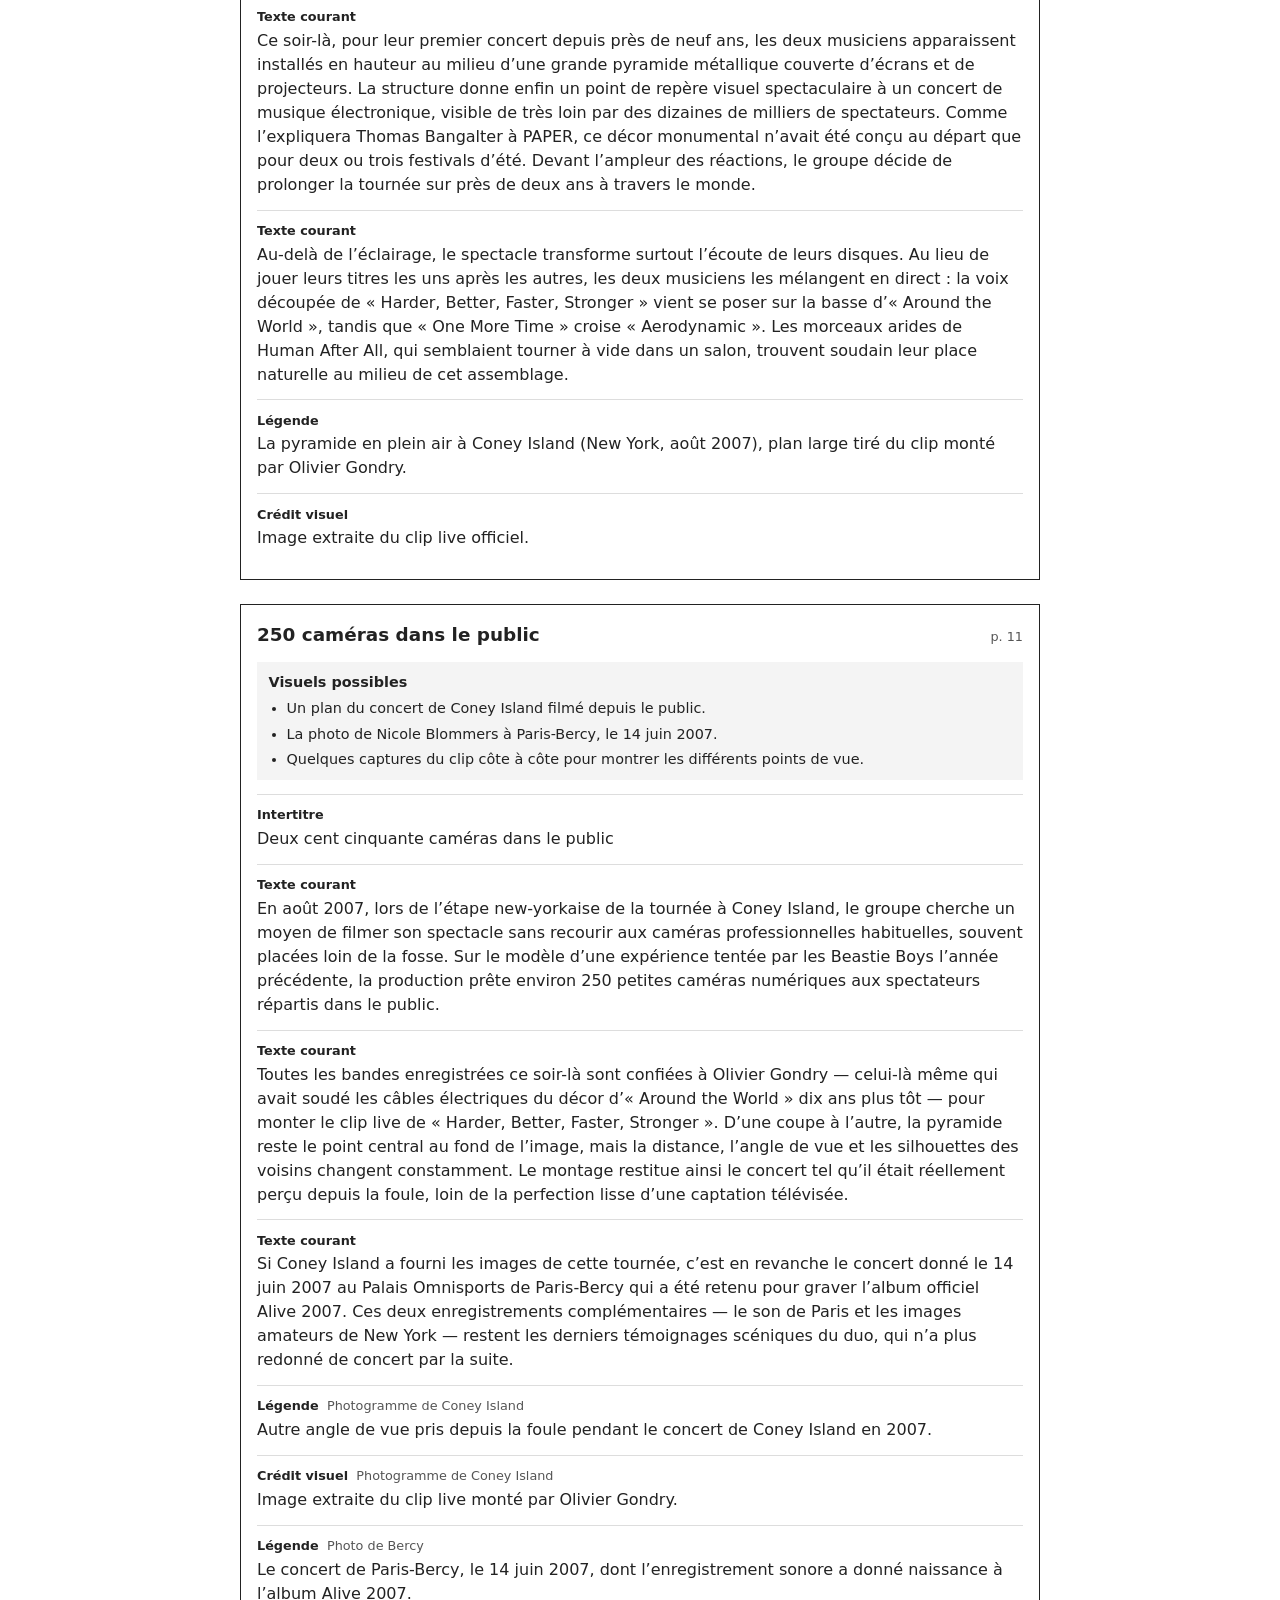
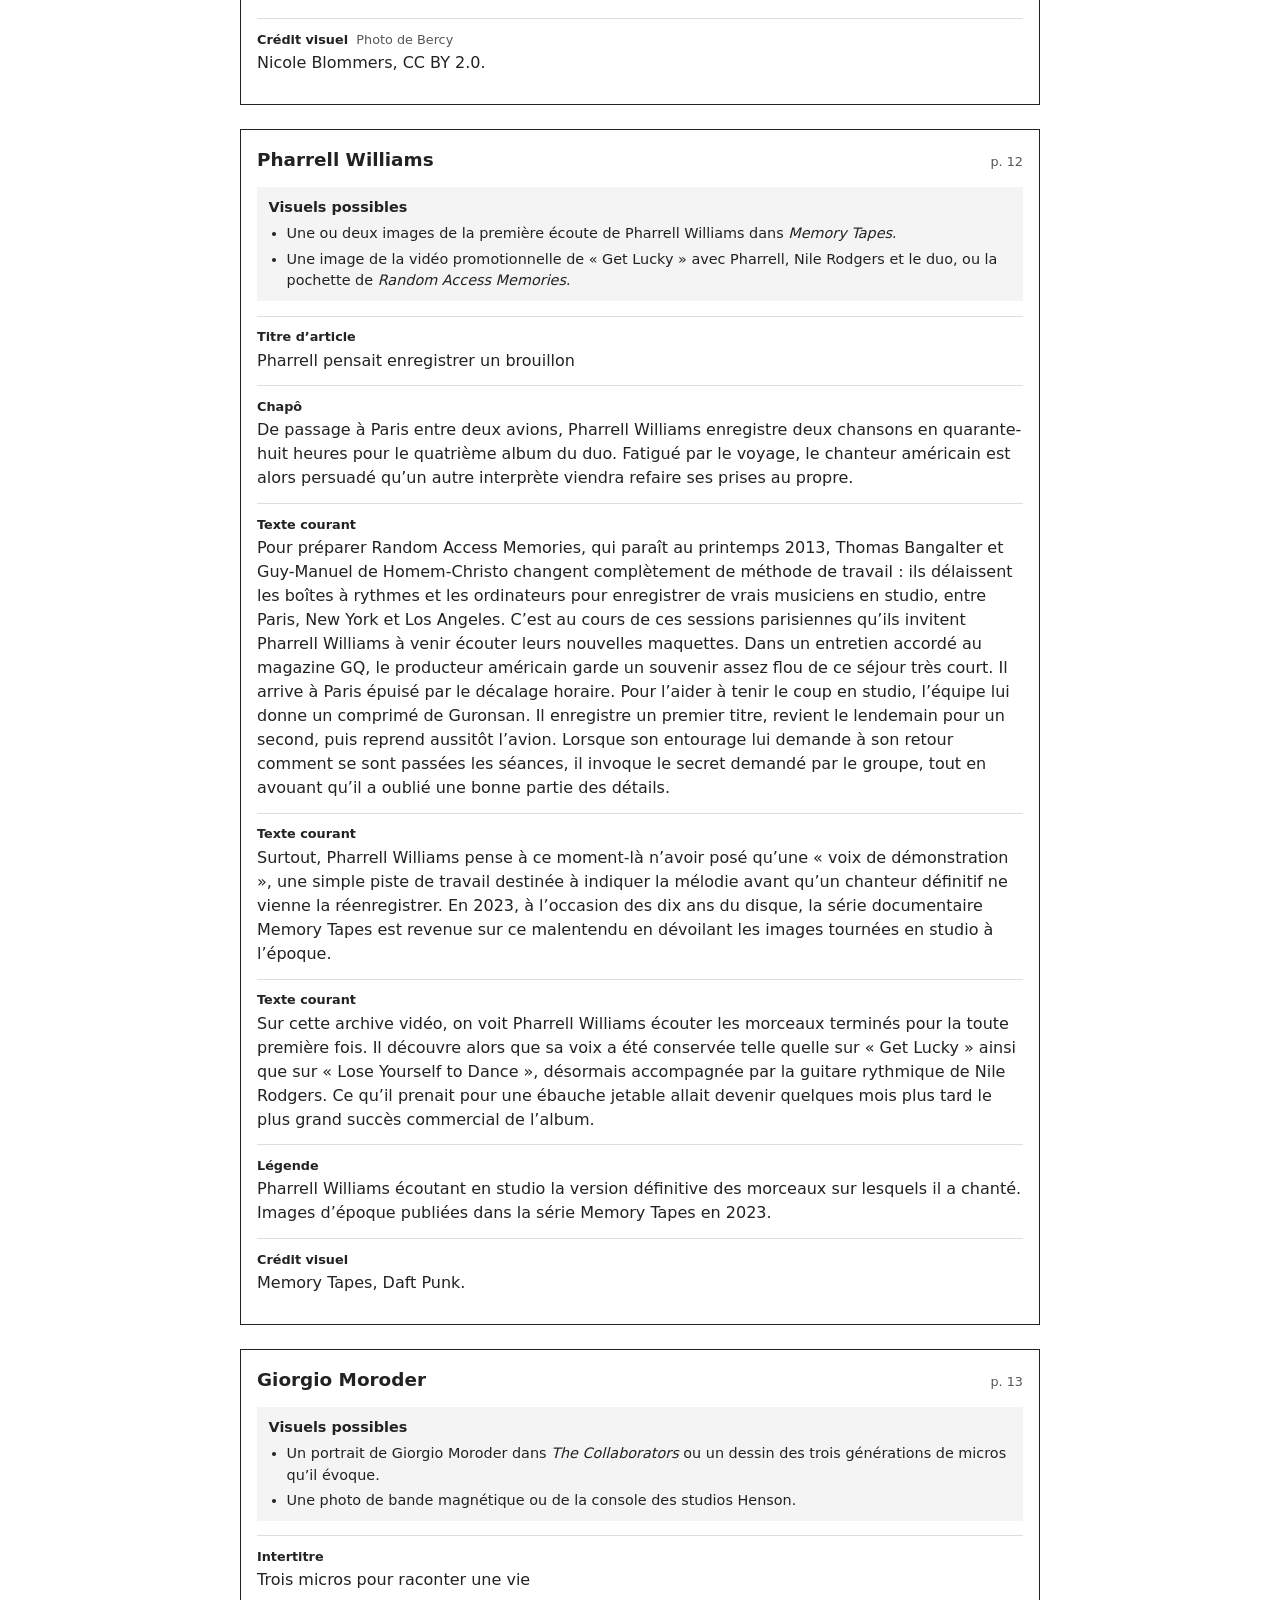
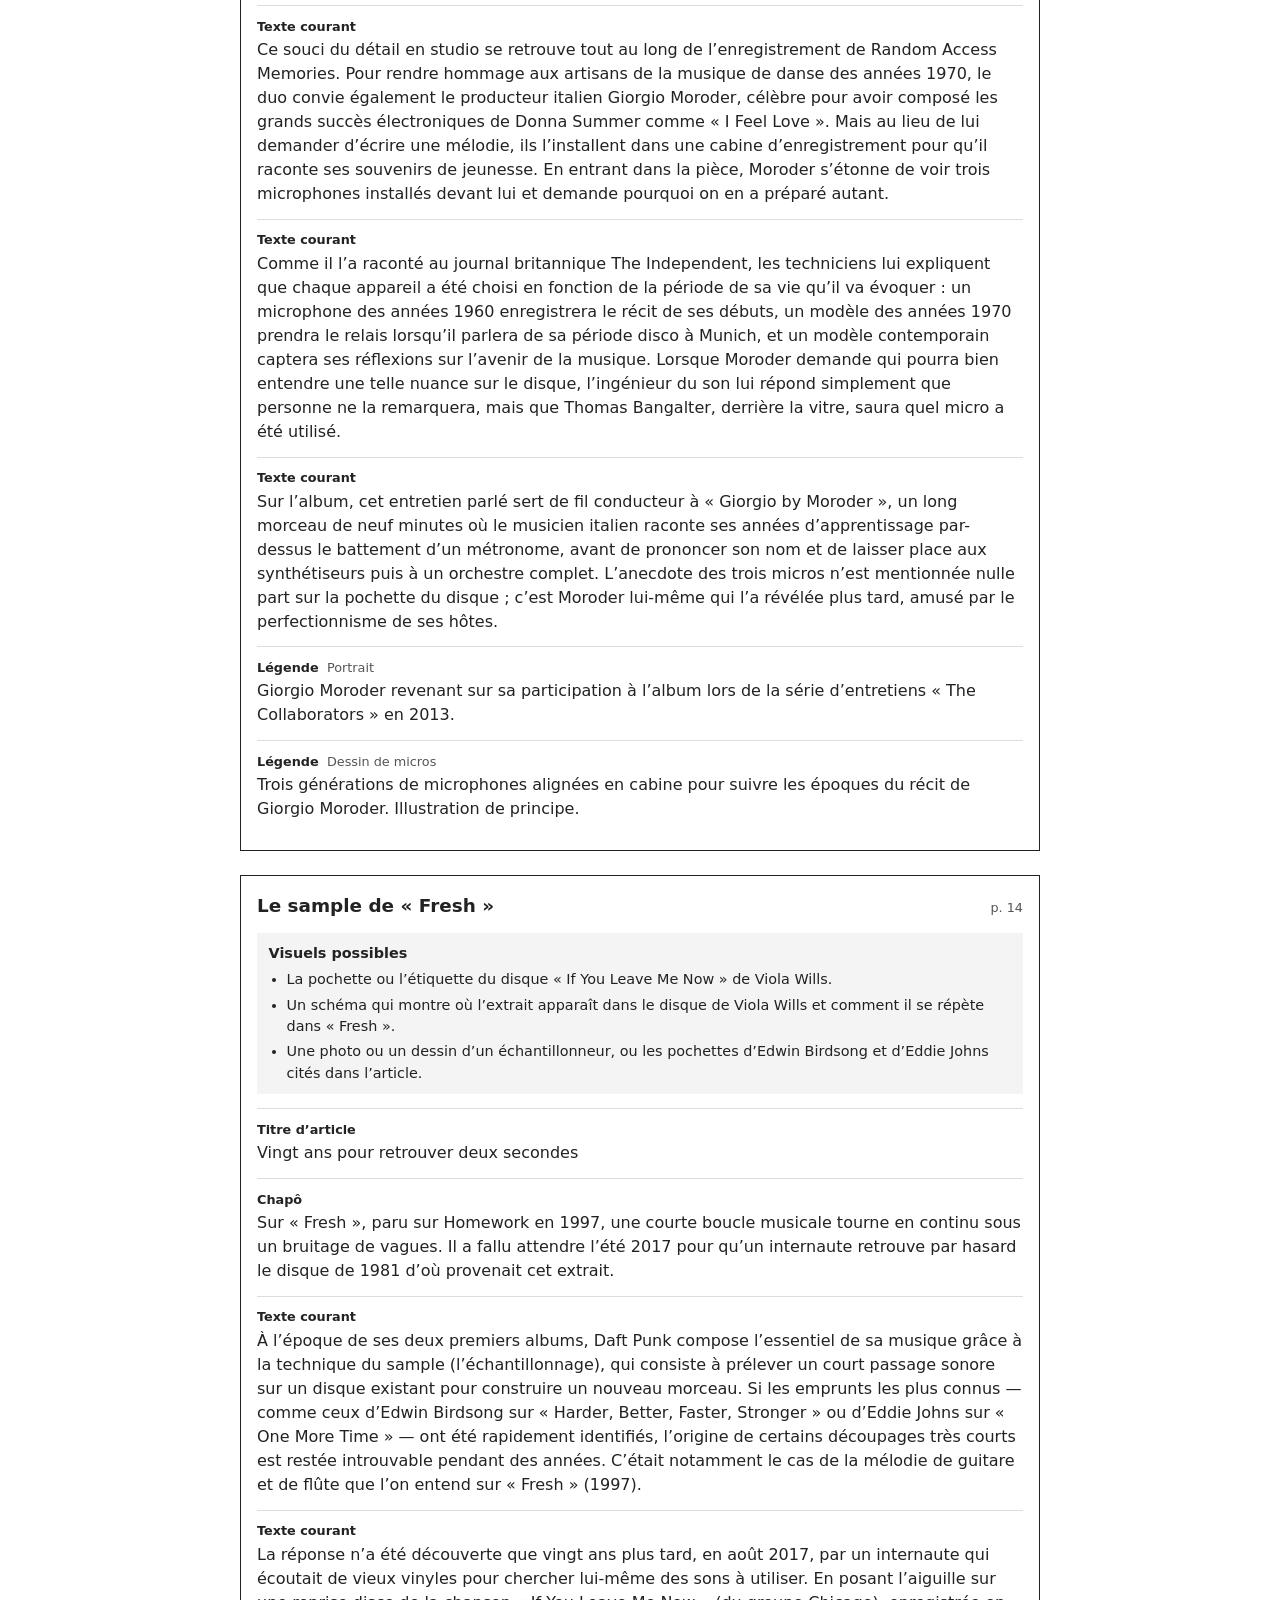
<file: OUTILS NUM DG3/ressources/tsugi-daft-punk/tsugi-textes.html>
<!DOCTYPE html>
<html lang="fr">
<head>
<meta charset="utf-8"/>
<meta content="width=device-width, initial-scale=1" name="viewport"/>
<title>Chemin de fer et contenu des articles — Hors-série Daft Punk</title>
<style>
    :root { color-scheme: light; }
    body { --spacing: 24px; max-width: 800px; margin: 0 auto; padding: var(--spacing) 16px; font: 16px/1.5 system-ui, sans-serif; color: #222; }
    h1 { margin: 0; font-size: 1.5rem; }
    .flatplan { display: grid; grid-template-columns: repeat(3, minmax(0, 1fr)); gap: 16px; margin-block: var(--spacing); }
    .flatplan-spread { display: grid; grid-template-columns: repeat(2, minmax(0, 1fr)); }
    .flatplan-page { position: relative; display: grid; align-content: center; gap: 6px; min-height: 156px; aspect-ratio: 3 / 4; padding: 12px 8px 26px; box-sizing: border-box; border: 1px solid #222; color: inherit; text-align: center; text-decoration: none; font-size: .875rem; line-height: 1.25; overflow-wrap: anywhere; }
    .flatplan-title { font-weight: 650; }
    .flatplan-count { font-size: .75rem; color: #555; }
    .flatplan-page + .flatplan-page { border-left: 0; }
    .flatplan-page .folio { position: absolute; bottom: 6px; left: 8px; }
    .flatplan-page:last-child .folio { left: auto; right: 8px; }
    .folio { font-size: .8rem; font-variant-numeric: tabular-nums; color: #555; }
    .flatplan-cover { background: #eee; }
    .flatplan-page:hover, .flatplan-page:focus-visible { background: #f4f4f4; }
    .flatplan-page:focus-visible { outline: 2px solid #222; outline-offset: -3px; }
    main { display: grid; gap: var(--spacing); }
    @media (max-width: 620px) { .flatplan { grid-template-columns: repeat(2, minmax(0, 1fr)); gap: 12px; } }
    @media (max-width: 420px) { .flatplan { grid-template-columns: minmax(0, 1fr); } }
    main section {
      padding: 16px;
      border: 1px solid #222;
      scroll-margin-top: var(--spacing);
    }
    main h2 { display: flex; justify-content: space-between; align-items: baseline; gap: 12px; margin: 0 0 .75em; font-size: 1.15rem; }
    main h2 .folio { flex-shrink: 0; font-weight: 400; }
    .page-visuals { margin-bottom: 1em; padding: .65em .8em; background: #f4f4f4; font-size: .9rem; }
    .page-visuals h3 { margin: 0; font-size: inherit; }
    .page-visuals ul { margin: .35em 0 0; padding-left: 1.25em; }
    .page-visuals p { margin: .35em 0 0; }
    .page-visuals li + li { margin-top: .25em; }
    ol { list-style: none; padding: 0; margin: 0; }
    .block { border-top: 1px solid #ddd; padding: .65em 0; }
    .label { display: flex; flex-wrap: wrap; align-items: baseline; gap: .25em .65em; font-size: .8rem; }
    .badge { font-weight: 700; }
    .note { color: #555; }
    .feedback { color: #245b37; }
    .copy-block { display: block; width: 100%; padding: .15em 0; border: 0; background: none; color: inherit; font: inherit; text-align: left; cursor: copy; }
    .copy-block:hover { background: #f4f4f4; }
    .copy-block:focus-visible { outline: 2px solid #222; outline-offset: 2px; }
    .text { user-select: text; }
    .sr-only { position: absolute; width: 1px; height: 1px; padding: 0; margin: -1px; overflow: hidden; clip-path: inset(50%); white-space: nowrap; }
  </style>
</head>
<body>
<header class="masthead">
<h1>Chemin de fer et contenu des articles</h1>
<nav class="flatplan" aria-label="Chemin de fer du magazine">
<div class="flatplan-spread">
<span aria-hidden="true"></span>
<a class="flatplan-page flatplan-cover" href="#page-01"><span class="flatplan-title">Couverture</span><span class="flatplan-count">(au moins 1 visuel)</span><span class="folio" aria-hidden="true">1</span></a>
</div>
<div class="flatplan-spread">
<a class="flatplan-page" href="#page-02"><span class="flatplan-title">Édito</span><span class="folio" aria-hidden="true">2</span></a>
<a class="flatplan-page" href="#page-03"><span class="flatplan-title">Sommaire</span><span class="folio" aria-hidden="true">3</span></a>
</div>
<div class="flatplan-spread">
<a class="flatplan-page" href="#page-04"><span class="flatplan-title">L’impasse du rock</span><span class="flatplan-count">(1 à 2 visuels)</span><span class="folio" aria-hidden="true">4</span></a>
<a class="flatplan-page" href="#page-05"><span class="flatplan-title">La dernière photo et repères</span><span class="flatplan-count">(1 à 2 visuels en option)</span><span class="folio" aria-hidden="true">5</span></a>
</div>
<div class="flatplan-spread">
<a class="flatplan-page" href="#page-06"><span class="flatplan-title">Chambre avec vue (1/2)</span><span class="flatplan-count">(1 à 3 visuels)</span><span class="folio" aria-hidden="true">6</span></a>
<a class="flatplan-page" href="#page-07"><span class="flatplan-title">Homework (2/2)</span><span class="flatplan-count">(1 à 3 visuels)</span><span class="folio" aria-hidden="true">7</span></a>
</div>
<div class="flatplan-spread">
<a class="flatplan-page" href="#page-08"><span class="flatplan-title">Quarante hublots et deux nuits blanches</span><span class="flatplan-count">(2 à 3 visuels)</span><span class="folio" aria-hidden="true">8</span></a>
<a class="flatplan-page" href="#page-09"><span class="flatplan-title">Les robots et Discovery</span><span class="flatplan-count">(1 à 3 visuels)</span><span class="folio" aria-hidden="true">9</span></a>
</div>
<div class="flatplan-spread">
<a class="flatplan-page" href="#page-10"><span class="flatplan-title">Ce qu’une pyramide a changé</span><span class="flatplan-count">(1 à 2 visuels)</span><span class="folio" aria-hidden="true">10</span></a>
<a class="flatplan-page" href="#page-11"><span class="flatplan-title">250 caméras dans le public</span><span class="flatplan-count">(2 à 3 visuels)</span><span class="folio" aria-hidden="true">11</span></a>
</div>
<div class="flatplan-spread">
<a class="flatplan-page" href="#page-12"><span class="flatplan-title">Pharrell Williams</span><span class="flatplan-count">(1 à 2 visuels)</span><span class="folio" aria-hidden="true">12</span></a>
<a class="flatplan-page" href="#page-13"><span class="flatplan-title">Giorgio Moroder</span><span class="flatplan-count">(1 à 2 visuels)</span><span class="folio" aria-hidden="true">13</span></a>
</div>
<div class="flatplan-spread">
<a class="flatplan-page" href="#page-14"><span class="flatplan-title">Le sample de « Fresh »</span><span class="flatplan-count">(1 à 3 visuels)</span><span class="folio" aria-hidden="true">14</span></a>
<a class="flatplan-page" href="#page-15"><span class="flatplan-title">À écouter</span><span class="flatplan-count">(visuels en option)</span><span class="folio" aria-hidden="true">15</span></a>
</div>
<div class="flatplan-spread">
<a class="flatplan-page flatplan-cover" href="#page-16"><span class="flatplan-title">Quatrième de couverture</span><span class="flatplan-count">(au moins 1 visuel)</span><span class="folio" aria-hidden="true">16</span></a>
<span aria-hidden="true"></span>
</div>
</nav>
</header>
<main class="wrap">
<section aria-labelledby="title-01" id="page-01">
<h2 id="title-01">Couverture<span class="folio">p. 1</span></h2>
<div class="page-visuals"><h3>Visuel libre</h3><p>Choisissez le visuel de couverture et son traitement graphique.</p></div>
<ol>
<li class="block"><div class="label"><span class="badge">Bandeau de couverture</span><span aria-hidden="true" class="feedback"></span></div><button class="copy-block" type="button"><span class="text">TSUGI · HORS-SÉRIE</span></button></li>
<li class="block"><div class="label"><span class="badge">Titre de couverture</span><span aria-hidden="true" class="feedback"></span></div><button class="copy-block" type="button"><span class="text">Daft Punk</span></button></li>
<li class="block"><div class="label"><span class="badge">Sous-titre de couverture</span><span aria-hidden="true" class="feedback"></span></div><button class="copy-block" type="button"><span class="text">1993 — 2021 : Histoire d’un duo</span></button></li>
<li class="block"><div class="label"><span class="badge">Accroche de couverture</span><span aria-hidden="true" class="feedback"></span></div><button class="copy-block" type="button"><span class="text">Quatre albums studio en vingt-huit ans. Retour sur le parcours de deux producteurs parisiens qui ont imposé leur propre tempo à l’industrie du disque.</span></button></li>
<li class="block"><div class="label"><span class="badge">Accroche de couverture</span><span aria-hidden="true" class="feedback"></span></div><button class="copy-block" type="button"><span class="text">Dossier · Homework raconté par ceux qui l’ont vu naître · Discovery : le pari de la pop · Coachella 2006 : la nuit où la pyramide s’est allumée · Enquête : la longue traque des samples oubliés</span></button></li>
</ol>
</section>

<section aria-labelledby="title-02" id="page-02">
<h2 id="title-02">Édito<span class="folio">p. 2</span></h2>
<div class="page-visuals"><h3>Visuels possibles</h3><ul>
<li>Les deux silhouettes dans le désert, dans la vidéo « Epilogue », ou un petit dessin des casques.</li>
</ul></div>
<ol>
<li class="block"><div class="label"><span class="badge">Titre d’article</span><span aria-hidden="true" class="feedback"></span></div><button class="copy-block" type="button"><span class="text">Savoir disparaître</span></button></li>
<li class="block"><div class="label"><span class="badge">Texte courant</span><span aria-hidden="true" class="feedback"></span></div><button class="copy-block" type="button"><span class="text">Le 22 février 2021, Thomas Bangalter et Guy-Manuel de Homem-Christo ont mis fin à vingt-huit ans de carrière commune avec une simple vidéo postée en ligne. Le film durait huit minutes, repris de leur long-métrage Electroma tourné quinze ans plus tôt. On y voyait l’un des deux robots s’autodétruire en plein désert, suivi d’un carton indiquant « 1993-2021 ». Aucun communiqué de presse n’a suivi pour expliquer leur décision.</span></button></li>
<li class="block"><div class="label"><span class="badge">Texte courant</span><span aria-hidden="true" class="feedback"></span></div><button class="copy-block" type="button"><span class="text">Ce départ silencieux résume bien la trajectoire d’un groupe qui a toujours préféré s’effacer derrière ses disques. Dès le milieu des années 1990, les deux musiciens ont compris que l’anonymat leur offrait une liberté rare : celle de prendre leur temps et de changer de style à chaque album sans avoir à se justifier sur les plateaux de télévision. De la chambre parisienne où a été bricolé Homework jusqu’aux grands studios californiens de Random Access Memories, ce hors-série revient sur leur façon de travailler, racontée par les photographes, les techniciens et les musiciens qui ont croisé leur route.</span></button></li>
</ol>
</section>

<section aria-labelledby="title-03" id="page-03">
<h2 id="title-03">Sommaire<span class="folio">p. 3</span></h2>
<ol>
<li class="block"><div class="label"><span class="badge">Titre de rubrique</span><span aria-hidden="true" class="feedback"></span></div><button class="copy-block" type="button"><span class="text">Sommaire</span></button></li>
<li class="block"><div class="label"><span class="badge">Entrée de sommaire</span><span aria-hidden="true" class="feedback"></span></div><button class="copy-block" type="button"><span class="text">04 · L’impasse du rock</span></button></li>
<li class="block"><div class="label"><span class="badge">Descriptif de sommaire</span><span aria-hidden="true" class="feedback"></span></div><button class="copy-block" type="button"><span class="text">En 1993, un hebdomadaire anglais éreinte le premier 45-tours de trois lycéens parisiens. Deux d’entre eux rangent leurs guitares et découvrent la techno.</span></button></li>
<li class="block"><div class="label"><span class="badge">Entrée de sommaire</span><span aria-hidden="true" class="feedback"></span></div><button class="copy-block" type="button"><span class="text">06 · Chambre avec vue</span></button></li>
<li class="block"><div class="label"><span class="badge">Descriptif de sommaire</span><span aria-hidden="true" class="feedback"></span></div><button class="copy-block" type="button"><span class="text">Comment s’est construit Homework entre 1995 et 1997, des premiers vinyles pressés en Écosse jusqu’à la signature d’un contrat inédit chez Virgin.</span></button></li>
<li class="block"><div class="label"><span class="badge">Entrée de sommaire</span><span aria-hidden="true" class="feedback"></span></div><button class="copy-block" type="button"><span class="text">08 · Quarante hublots et deux nuits blanches</span></button></li>
<li class="block"><div class="label"><span class="badge">Descriptif de sommaire</span><span aria-hidden="true" class="feedback"></span></div><button class="copy-block" type="button"><span class="text">La fabrication du clip d’« Around the World » par Michel Gondry, suivie quatre ans plus tard par la naissance des costumes de robots pour Discovery.</span></button></li>
<li class="block"><div class="label"><span class="badge">Entrée de sommaire</span><span aria-hidden="true" class="feedback"></span></div><button class="copy-block" type="button"><span class="text">10 · Ce qu’une pyramide a changé</span></button></li>
<li class="block"><div class="label"><span class="badge">Descriptif de sommaire</span><span aria-hidden="true" class="feedback"></span></div><button class="copy-block" type="button"><span class="text">Au printemps 2006, un an après l’accueil glacial réservé à Human After All, le groupe dévoile sa pyramide lumineuse dans le désert californien.</span></button></li>
<li class="block"><div class="label"><span class="badge">Entrée de sommaire</span><span aria-hidden="true" class="feedback"></span></div><button class="copy-block" type="button"><span class="text">12 · Pharrell pensait enregistrer un brouillon</span></button></li>
<li class="block"><div class="label"><span class="badge">Descriptif de sommaire</span><span aria-hidden="true" class="feedback"></span></div><button class="copy-block" type="button"><span class="text">Pour Random Access Memories, le duo délaisse la programmation sur ordinateur et invite à Paris et Los Angeles les figures historiques du disco et du funk.</span></button></li>
<li class="block"><div class="label"><span class="badge">Entrée de sommaire</span><span aria-hidden="true" class="feedback"></span></div><button class="copy-block" type="button"><span class="text">14 · Vingt ans pour retrouver deux secondes</span></button></li>
<li class="block"><div class="label"><span class="badge">Descriptif de sommaire</span><span aria-hidden="true" class="feedback"></span></div><button class="copy-block" type="button"><span class="text">L’histoire des vieux vinyles découpés pour composer leurs premiers morceaux, et l’énigme de la boucle de « Fresh », résolue vingt ans après sa sortie.</span></button></li>
</ol>
</section>

<section aria-labelledby="title-04" id="page-04">
<h2 id="title-04">L’impasse du rock<span class="folio">p. 4</span></h2>
<div class="page-visuals"><h3>Visuels possibles</h3><ul>
<li>La photo de Cyril Villemain à L’An-Fer, à Dijon, en novembre 1996. On y voit le duo à visage découvert derrière les platines.</li>
<li>La critique de Dave Jennings dans <em>Melody Maker</em>, où apparaît « a daft punky thrash », ou le disque de Darlin’ sur <em>Shimmies In Super 8</em>.</li>
<li>Une photo ou un dessin du Roland Juno-106.</li>
</ul></div>
<ol>
<li class="block"><div class="label"><span class="badge">Titre d’article</span><span aria-hidden="true" class="feedback"></span></div><button class="copy-block" type="button"><span class="text">L’impasse du rock</span></button></li>
<li class="block"><div class="label"><span class="badge">Chapô</span><span aria-hidden="true" class="feedback"></span></div><button class="copy-block" type="button"><span class="text">Avant d’acheter leurs premières boîtes à rythmes, Thomas Bangalter et Guy-Manuel de Homem-Christo ont tenté leur chance avec des guitares électriques. Il a suffi d’une critique anglaise de trois lignes pour leur faire changer de voie.</span></button></li>
<li class="block"><div class="label"><span class="badge">Texte courant</span><span aria-hidden="true" class="feedback"></span></div><button class="copy-block" type="button"><span class="text">Thomas Bangalter et Guy-Manuel de Homem-Christo se rencontrent en 1987 au lycée Carnot, dans le 17e arrondissement de Paris. En 1992, ils montent un groupe de rock baptisé Darlin’ avec leur ami guitariste Laurent Brancowitz. Le trio enregistre deux morceaux assez bruts qui finissent par atterrir à Londres chez Duophonic, le petit label fondé par les membres du groupe Stereolab. Le disque sort au printemps 1993 sur une compilation confidentielle.</span></button></li>
<li class="block"><div class="label"><span class="badge">Texte courant</span><span aria-hidden="true" class="feedback"></span></div><button class="copy-block" type="button"><span class="text">En mai, le journaliste Dave Jennings écoute le vinyle pour l’hebdomadaire britannique Melody Maker et qualifie la musique des jeunes Français de « daft punky thrash » (un brouhaha punk idiot). À Paris, la critique fait sourire les intéressés, qui reconnaissent volontiers les limites de leur groupe. Laurent Brancowitz s’en va bientôt fonder Phoenix avec son frère. Ses deux camarades, eux, viennent de découvrir un tout autre univers en allant pour la première fois dans une fête techno clandestine organisée au dernier étage du Centre Pompidou.</span></button></li>
<li class="block"><div class="label"><span class="badge">Texte courant</span><span aria-hidden="true" class="feedback"></span></div><button class="copy-block" type="button"><span class="text">Ce soir-là, ils réalisent surtout qu’on peut produire de la musique seul chez soi, sans payer de studio d’enregistrement. Avec un clavier Roland Juno-106 d’occasion, une boîte à rythmes et un échantillonneur achetés grâce à l’argent de leurs dix-huit ans, ils s’installent dans la chambre de Thomas Bangalter, rue de la Tour-des-Dames. En souvenir de leur premier échec, ils reprennent les deux mots du journaliste anglais pour baptiser leur duo.</span></button></li>
<li class="block"><div class="label"><span class="badge">Légende</span><span class="note">Photo de Dijon</span><span aria-hidden="true" class="feedback"></span></div><button class="copy-block" type="button"><span class="text">Thomas Bangalter et Guy-Manuel de Homem-Christo derrière les platines du club L’An-Fer, à Dijon, en novembre 1996.</span></button></li>
<li class="block"><div class="label"><span class="badge">Crédit visuel</span><span class="note">Photo de Dijon</span><span aria-hidden="true" class="feedback"></span></div><button class="copy-block" type="button"><span class="text">Cyril Villemain.</span></button></li>
<li class="block"><div class="label"><span class="badge">Légende</span><span class="note">Optionnelle : Melody Maker / Darlin’</span><span aria-hidden="true" class="feedback"></span></div><button class="copy-block" type="button"><span class="text">En mai 1993, la chronique du Melody Maker enterre le premier 45-tours du trio rock Darlin’ et donne involontairement son nom à Daft Punk.</span></button></li>
</ol>
</section>

<section aria-labelledby="title-05" id="page-05">
<h2 id="title-05">La dernière photo et repères<span class="folio">p. 5</span></h2>
<div class="page-visuals"><h3>Visuels possibles</h3><ul>
<li>La coupure du <em>Bien Public</em> de novembre 1996, si vous la retrouvez.</li>
<li>La pochette ou l’étiquette du premier maxi <em>The New Wave</em>, sorti chez Soma en 1994.</li>
<li>Une photo de presse de 1995 ou 1996 où le duo se cache le visage.</li>
</ul></div>
<ol>
<li class="block"><div class="label"><span class="badge">Intertitre</span><span aria-hidden="true" class="feedback"></span></div><button class="copy-block" type="button"><span class="text">La dernière photo à visage découvert</span></button></li>
<li class="block"><div class="label"><span class="badge">Texte courant</span><span aria-hidden="true" class="feedback"></span></div><button class="copy-block" type="button"><span class="text">En septembre 1993, lors d’une rave organisée sur le parking d’Eurodisney, les deux amis remettent une cassette démo à Stuart Macmillan, cofondateur du label écossais Soma. Six mois plus tard, le label presse mille exemplaires de leur premier maxi, The New Wave. À l’époque, les deux Parisiens ne portent pas encore de masques, mais ils partagent déjà l’état d’esprit des producteurs de techno américaine : la musique doit passer avant la tête de celui qui la fait.</span></button></li>
<li class="block"><div class="label"><span class="badge">Texte courant</span><span aria-hidden="true" class="feedback"></span></div><button class="copy-block" type="button"><span class="text">Cet anonymat va vite devenir une consigne stricte. En novembre 1996, deux mois avant la sortie de leur premier album, le duo mixe vers trois heures du matin à L’An-Fer, à Dijon. Cyril Villemain, un photographe de 23 ans qui travaille pour le quotidien régional Le Bien Public, monte dans la cabine et prend une douzaine de clichés en orientant son flash vers le plafond. Lorsqu’il redescend, le nouveau manager du groupe, Pedro Winter, lui demande de ne pas publier les images en lui expliquant que les musiciens ne souhaitent plus montrer leur visage. Le jeune pigiste tient bon : s’il ne livre pas sa photo au journal, il ne sera pas payé. L’échange se termine autour d’un verre et le cliché paraît quelques jours plus tard dans les pages locales. Ce sera l’une des dernières fois qu’un photographe de presse les captera sans déguisement.</span></button></li>
<li class="block"><div class="label"><span class="badge">Légende</span><span class="note">Coupure, en option</span><span aria-hidden="true" class="feedback"></span></div><button class="copy-block" type="button"><span class="text">Le cliché pris à L’An-Fer paraît dans Le Bien Public quelques jours après la soirée de novembre 1996.</span></button></li>
<li class="block"><div class="label"><span class="badge">Titre d’encadré</span><span aria-hidden="true" class="feedback"></span></div><button class="copy-block" type="button"><span class="text">Cinq repères</span></button></li>
<li class="block"><div class="label"><span class="badge">Entrée de chronologie</span><span aria-hidden="true" class="feedback"></span></div><button class="copy-block" type="button"><span class="text">1993 Fin du trio rock Darlin’ et enregistrement des premières maquettes électroniques à Paris.</span></button></li>
<li class="block"><div class="label"><span class="badge">Entrée de chronologie</span><span aria-hidden="true" class="feedback"></span></div><button class="copy-block" type="button"><span class="text">1995 Sortie du maxi « Da Funk » chez Soma en mai, suivi d’un concert remarqué aux Trans Musicales de Rennes en décembre.</span></button></li>
<li class="block"><div class="label"><span class="badge">Entrée de chronologie</span><span aria-hidden="true" class="feedback"></span></div><button class="copy-block" type="button"><span class="text">1997 Parution de Homework en janvier chez Virgin.</span></button></li>
<li class="block"><div class="label"><span class="badge">Entrée de chronologie</span><span aria-hidden="true" class="feedback"></span></div><button class="copy-block" type="button"><span class="text">2001 Sortie de Discovery et présentation officielle des casques de robots dans la presse britannique.</span></button></li>
<li class="block"><div class="label"><span class="badge">Entrée de chronologie</span><span aria-hidden="true" class="feedback"></span></div><button class="copy-block" type="button"><span class="text">2013 Sortie en mai de Random Access Memories, dernier album studio du groupe avant sa séparation en 2021.</span></button></li>
</ol>
</section>

<section aria-labelledby="title-06" id="page-06">
<h2 id="title-06">Chambre avec vue (Les débuts de Homework, 1/2)<span class="folio">p. 6</span></h2>
<div class="page-visuals"><h3>Visuels possibles</h3><ul>
<li>La photo d’Éric Pérez à l’Ubu, à Rennes, le 2 décembre 1995.</li>
<li>Le feuillet « French! Teen! Techno! » de Soma, ou une affiche des Trans Musicales de 1995.</li>
<li>Une photo ou un dessin du Roland TB-303 ou de la boîte à rythmes TR-909.</li>
</ul></div>
<ol>
<li class="block"><div class="label"><span class="badge">Titre d’article</span><span aria-hidden="true" class="feedback"></span></div><button class="copy-block" type="button"><span class="text">Chambre avec vue</span></button></li>
<li class="block"><div class="label"><span class="badge">Chapô</span><span aria-hidden="true" class="feedback"></span></div><button class="copy-block" type="button"><span class="text">Avant de devenir un double album vendu à deux millions d’exemplaires, Homework a d’abord été une suite de maxis enregistrés sur le tapis d’une chambre parisienne. Retour sur l’année 1995, où tout a basculé entre Glasgow et Rennes.</span></button></li>
<li class="block"><div class="label"><span class="badge">Texte courant</span><span aria-hidden="true" class="feedback"></span></div><button class="copy-block" type="button"><span class="text">Au printemps 1995, après l’accueil discret de leur premier disque, les deux musiciens envoient une nouvelle maquette en Écosse au label Soma. Le morceau est lent, construit autour d’une grosse caisse lourde inspirée du hip-hop californien et d’une mélodie saturée sortie d’un vieux synthétiseur Roland TB-303. Dans les bureaux de Glasgow, l’équipe surnomme aussitôt cette ébauche « le titre lent et funky » et insiste pour que le duo la termine rapidement. « Da Funk » sort en vinyle au mois de mai, accompagné sur l’autre face par « Rollin’ &amp; Scratchin’ », un morceau très dur et répétitif pensé pour la fin de la nuit.</span></button></li>
<li class="block"><div class="label"><span class="badge">Texte courant</span><span aria-hidden="true" class="feedback"></span></div><button class="copy-block" type="button"><span class="text">Le disque ne se vend d’abord qu’à 2 000 exemplaires, mais il circule vite dans les sacoches des DJs européens. En Angleterre, les Chemical Brothers le jouent chaque week-end dans leurs soirées. En France, le programmateur des Trans Musicales de Rennes, Jean-Louis Brossard, découvre le maxi et décide d’inviter le groupe à jouer au club L’Ubu le samedi 2 décembre 1995.</span></button></li>
<li class="block"><div class="label"><span class="badge">Intertitre</span><span aria-hidden="true" class="feedback"></span></div><button class="copy-block" type="button"><span class="text">Un aller-retour en pleine grève</span></button></li>
<li class="block"><div class="label"><span class="badge">Texte courant</span><span aria-hidden="true" class="feedback"></span></div><button class="copy-block" type="button"><span class="text">Leur venue en Bretagne faillit pourtant être annulée à la dernière minute. En cette fin d’année 1995, les grandes grèves contre le plan Juppé bloquent les trains dans tout le pays. Le vendredi précédant le concert, Brossard doit prévenir la presse que les deux Parisiens risquent de manquer à l’appel. C’est finalement Thomas Bangalter, qui vient tout juste d’obtenir son permis de conduire, qui charge les synthétiseurs et les boîtes à rythmes dans une voiture pour rejoindre l’aéroport de Roissy et embarquer sur un vol vers Rennes. Le samedi soir, le concert à l’Ubu fait salle comble devant la plupart des maisons de disques parisiennes venues les observer.</span></button></li>
<li class="block"><div class="label"><span class="badge">Légende</span><span class="note">Photo de Rennes</span><span aria-hidden="true" class="feedback"></span></div><button class="copy-block" type="button"><span class="text">Daft Punk sur la scène de l’Ubu, pendant les Trans Musicales de Rennes, le 2 décembre 1995.</span></button></li>
<li class="block"><div class="label"><span class="badge">Crédit visuel</span><span class="note">Photo de Rennes</span><span aria-hidden="true" class="feedback"></span></div><button class="copy-block" type="button"><span class="text">Éric Pérez.</span></button></li>
<li class="block"><div class="label"><span class="badge">Légende</span><span class="note">Feuillet Soma, en option</span><span aria-hidden="true" class="feedback"></span></div><button class="copy-block" type="button"><span class="text">Le feuillet promotionnel du label écossais Soma accompagnant la sortie de « The New Wave » en 1994.</span></button></li>
<li class="block"><div class="label"><span class="badge">Crédit visuel</span><span class="note">Feuillet Soma, en option</span><span aria-hidden="true" class="feedback"></span></div><button class="copy-block" type="button"><span class="text">Document Soma Quality Recordings.</span></button></li>
</ol>
</section>

<section aria-labelledby="title-07" id="page-07">
<h2 id="title-07">Homework (Les débuts de Homework, 2/2)<span class="folio">p. 7</span></h2>
<div class="page-visuals"><h3>Visuels possibles</h3><ul>
<li>La pochette de <em>Homework</em>, avec le logo brodé sur le blouson noir.</li>
<li>Le maxi de « Da Funk » et « Rollin’ &amp; Scratchin’ », ou la photo du bureau dans la pochette intérieure de <em>Homework</em>.</li>
<li>Une image du clip « Da Funk » où l’on voit l’homme-chien avec son poste de radio.</li>
</ul></div>
<ol>
<li class="block"><div class="label"><span class="badge">Intertitre</span><span aria-hidden="true" class="feedback"></span></div><button class="copy-block" type="button"><span class="text">Produit à la maison, loué à une major</span></button></li>
<li class="block"><div class="label"><span class="badge">Texte courant</span><span aria-hidden="true" class="feedback"></span></div><button class="copy-block" type="button"><span class="text">Au lendemain des Trans Musicales, les propositions de contrats s’accumulent. Mais les deux vingtenaires sont conseillés par le père de Thomas, Daniel Vangarde, ancien producteur des années 1970 qui connaît bien le fonctionnement des maisons de disques. Plutôt que de signer un contrat classique où l’artiste cède ses enregistrements contre une avance, ils créent leur propre structure, Daft Trax. Lorsqu’ils s’engagent avec Virgin en 1996, ils restent propriétaires de leurs bandes et se contentent de les louer au label pour la distribution et la promotion.</span></button></li>
<li class="block"><div class="label"><span class="badge">Texte courant</span><span aria-hidden="true" class="feedback"></span></div><button class="copy-block" type="button"><span class="text">Cette indépendance leur permet de terminer leur disque exactement comme ils l’ont commencé : chez eux, sans pression extérieure. Homework n’est pas enregistré dans un grand studio, mais toujours dans la chambre de la rue de la Tour-des-Dames. Au départ, le duo ne cherche même pas à composer un album. Il accumule simplement les morceaux jusqu’à avoir de quoi remplir les quatre faces d’un double vinyle. Pour donner une unité sonore à ces titres enregistrés sur près de deux ans, ils font passer toutes leurs machines dans un petit compresseur bon marché qui écrase le son et fait ressortir les basses. Au milieu du disque, le morceau « Teachers » énumère sur une boucle minimaliste les noms des producteurs de Chicago et de Detroit qu’ils écoutaient chez eux, comme une façon de remercier leurs modèles.</span></button></li>
<li class="block"><div class="label"><span class="badge">Texte courant</span><span aria-hidden="true" class="feedback"></span></div><button class="copy-block" type="button"><span class="text">Lorsque Homework sort en janvier 1997, une grande partie du public connaît déjà « Da Funk » grâce à son clip réalisé par l’Américain Spike Jonze. On y suit un chien anthropomorphe à la jambe plâtrée qui déambule dans les rues de New York avec un poste de radio à la main. La musique de club, jusque-là cantonnée aux pistes de danse nocturnes, trouve soudain sa place à la télévision en pleine journée.</span></button></li>
<li class="block"><div class="label"><span class="badge">Légende</span><span class="note">Pochette</span><span aria-hidden="true" class="feedback"></span></div><button class="copy-block" type="button"><span class="text">Le logo brodé sur un blouson de satin noir pour la pochette de Homework, paru chez Virgin en janvier 1997.</span></button></li>
<li class="block"><div class="label"><span class="badge">Légende</span><span class="note">Maxi vinyle, en option</span><span aria-hidden="true" class="feedback"></span></div><button class="copy-block" type="button"><span class="text">Le maxi original réunissant « Da Funk » et « Rollin’ &amp; Scratchin’ » chez Soma en 1995.</span></button></li>
<li class="block"><div class="label"><span class="badge">Légende</span><span class="note">Clip Da Funk, en option</span><span aria-hidden="true" class="feedback"></span></div><button class="copy-block" type="button"><span class="text">Charles, le personnage du clip de « Da Funk » tourné à New York par Spike Jonze en 1996.</span></button></li>
</ol>
</section>

<section aria-labelledby="title-08" id="page-08">
<h2 id="title-08">Quarante hublots et deux nuits blanches<span class="folio">p. 8</span></h2>
<div class="page-visuals"><h3>Visuels possibles</h3><ul><li>Des photos des coulisses du tournage d’« Around the World » : le décor en préparation, les danseurs en répétition ou l’équipe sur le plateau.</li></ul></div>
<ol>
<li class="block"><div class="label"><span class="badge">Titre d’article</span><span aria-hidden="true" class="feedback"></span></div><button class="copy-block" type="button"><span class="text">Quarante hublots et deux nuits blanches</span></button></li>
<li class="block"><div class="label"><span class="badge">Chapô</span><span aria-hidden="true" class="feedback"></span></div><button class="copy-block" type="button"><span class="text">Pour mettre en scène « Around the World » au printemps 1997, Michel Gondry imagine un décor où chaque danseur suit un instrument de musique. Un chantier technique qui a demandé quarante-huit heures de câblage ininterrompu avant le tournage.</span></button></li>
<li class="block"><div class="label"><span class="badge">Texte courant</span><span aria-hidden="true" class="feedback"></span></div><button class="copy-block" type="button"><span class="text">Après le film de rue de Spike Jonze pour « Da Funk », le duo confie le clip d’« Around the World » à Michel Gondry. Le réalisateur français dessine un plateau circulaire surmonté d’un escalier central, pensé pour rendre visible la construction du morceau. Avec la chorégraphe Bianca Li, il répartit les danseurs en cinq petits groupes qui incarnent chacun une piste sonore : quatre robots avancent sur la voix synthétique, des squelettes suivent les notes de guitare, de grands athlètes en survêtement montent et descendent les marches sur la ligne de basse, des nageuses accompagnent le clavier et des momies marquent le temps de la batterie.</span></button></li>
<li class="block"><div class="label"><span class="badge">Texte courant</span><span aria-hidden="true" class="feedback"></span></div><button class="copy-block" type="button"><span class="text">La principale difficulté du tournage vient du mur du fond, percé de quarante grands cercles lumineux qui doivent changer de couleur en rythme avec la musique. En 1997, les éclairages à LED programmables n’existent pas encore sur les plateaux. Le chef opérateur Alex Lamarque et son équipe doivent installer trois projecteurs équipés de filtres rouge, vert et bleu derrière chaque ouverture, en veillant à ce que la lumière ne déborde pas sur le cercle voisin. Au total, il faut réunir cent vingt lampes. Le loueur de matériel n’ayant pas assez d’exemplaires du même modèle, les électriciens doivent compléter avec d’autres projecteurs et reprendre tous les réglages à la main.</span></button></li>
<li class="block"><div class="label"><span class="badge">Texte courant</span><span aria-hidden="true" class="feedback"></span></div><button class="copy-block" type="button"><span class="text">Pour synchroniser cet éclairage avec la bande-son, le père de Michel Gondry écrit un programme informatique spécifique, tandis que son frère Olivier soude les connexions électriques sur place. Alex Lamarque se souvient d’une préparation épuisante de quarante-huit heures presque sans sommeil avant de pouvoir lancer la caméra. Une fois le système en route, les quarante hublots suivent automatiquement le morceau, ce qui permet aux danseurs d’enchaîner les prises sans jamais perdre le fil de la lumière.</span></button></li>
</ol>
</section>

<section aria-labelledby="title-09" id="page-09">
<h2 id="title-09">Les robots et Discovery<span class="folio">p. 9</span></h2>
<div class="page-visuals"><h3>Visuels possibles</h3><ul>
<li>La couverture de <em>The Face</em> de février 2001, photographiée par Luis Sanchis, ou une image de la même séance avec les robots au piano ou dans le magasin de guitares.</li>
<li>Une photo de la fabrication des casques chez Tony Gardner.</li>
<li>Une image d’<em>Interstella 5555</em> pour évoquer l’univers de <em>Discovery</em>.</li>
</ul></div>
<ol>
<li class="block"><div class="label"><span class="badge">Intertitre</span><span aria-hidden="true" class="feedback"></span></div><button class="copy-block" type="button"><span class="text">Des costumes de danseurs aux casques sur mesure</span></button></li>
<li class="block"><div class="label"><span class="badge">Texte courant</span><span aria-hidden="true" class="feedback"></span></div><button class="copy-block" type="button"><span class="text">En 1997, les quatre robots qui marchent sur le plateau d’« Around the World » ne sont que des danseurs engagés pour le clip. Pendant toute la promotion de Homework, Thomas Bangalter et Guy-Manuel de Homem-Christo posent encore devant les photographes avec des masques de carnaval, des cagoules ou du maquillage improvisé au dernier moment. Chez Virgin, Orla Lee-Fisher, qui travaille alors au service marketing, se souvient de la difficulté d’organiser chaque séance photo sans savoir comment le groupe allait cacher son visage ce jour-là.</span></button></li>
<li class="block"><div class="label"><span class="badge">Texte courant</span><span aria-hidden="true" class="feedback"></span></div><button class="copy-block" type="button"><span class="text">La préparation de leur deuxième album, Discovery, met fin à ce bricolage. À partir des dessins réalisés par leurs amis directeurs artistiques Alexandre Courtès et Martin Fougerol, les deux musiciens font fabriquer leurs propres casques à Hollywood par le spécialiste des effets spéciaux Tony Gardner. Les deux modèles — argenté pour Thomas, doré pour Guy-Manuel — sont dévoilés pour la première fois en février 2001 en couverture du magazine britannique The Face.</span></button></li>
<li class="block"><div class="label"><span class="badge">Intertitre</span><span aria-hidden="true" class="feedback"></span></div><button class="copy-block" type="button"><span class="text">Une journée à Los Angeles</span></button></li>
<li class="block"><div class="label"><span class="badge">Texte courant</span><span aria-hidden="true" class="feedback"></span></div><button class="copy-block" type="button"><span class="text">Pour cette première série de photos signée Luis Sanchis, le journaliste Piers Martin accompagne le duo à travers Los Angeles. Plutôt que de poser en studio devant un fond uni, l’équipe met en scène les deux robots dans différents décors de la ville inspirés par l’ambiance très pop et mélodique des morceaux de Discovery : dans les rayons d’un magasin de guitares, à l’arrière d’une voiture ou devant un piano à queue. Sur place, Piers Martin remarque surtout l’encombrement du dispositif : ces premières versions des casques sont très lourdes, bourrées de composants électroniques pour afficher des motifs lumineux sur les visières, et obligent les musiciens à dissimuler les câbles et les batteries dans un sac à dos sous leurs vêtements. Au fil des années et des tournées, les casques seront progressivement allégés et simplifiés.</span></button></li>
<li class="block"><div class="label"><span class="badge">Légende</span><span class="note">Couverture de The Face</span><span aria-hidden="true" class="feedback"></span></div><button class="copy-block" type="button"><span class="text">Première apparition des casques en couverture du mensuel britannique The Face, en février 2001, pour la sortie de Discovery.</span></button></li>
<li class="block"><div class="label"><span class="badge">Crédit visuel</span><span class="note">Couverture de The Face</span><span aria-hidden="true" class="feedback"></span></div><button class="copy-block" type="button"><span class="text">Luis Sanchis / The Face.</span></button></li>
<li class="block"><div class="label"><span class="badge">Légende</span><span class="note">Photo au piano, en option</span><span aria-hidden="true" class="feedback"></span></div><button class="copy-block" type="button"><span class="text">Séance photo à Los Angeles en 2001 : le groupe met en scène l’univers de Discovery à travers la ville.</span></button></li>
<li class="block"><div class="label"><span class="badge">Crédit visuel</span><span class="note">Photo au piano, en option</span><span aria-hidden="true" class="feedback"></span></div><button class="copy-block" type="button"><span class="text">Luis Sanchis.</span></button></li>
</ol>
</section>

<section aria-labelledby="title-10" id="page-10">
<h2 id="title-10">Ce qu’une pyramide a changé<span class="folio">p. 10</span></h2>
<div class="page-visuals"><h3>Visuels possibles</h3><ul>
<li>Un plan large du clip live « Harder, Better, Faster, Stronger » à Coney Island en 2007, avec la pyramide et le public.</li>
<li>La pochette de <em>Human After All</em> ou d’<em>Alive 2007</em>, ou un dessin de la scène.</li>
</ul></div>
<ol>
<li class="block"><div class="label"><span class="badge">Titre d’article</span><span aria-hidden="true" class="feedback"></span></div><button class="copy-block" type="button"><span class="text">Ce qu’une pyramide a changé</span></button></li>
<li class="block"><div class="label"><span class="badge">Chapô</span><span aria-hidden="true" class="feedback"></span></div><button class="copy-block" type="button"><span class="text">À sa sortie en mars 2005, l’album Human After All déçoit une grande partie de la critique qui lui reproche ses répétitions et sa froideur. Un an plus tard, au festival de Coachella, ces mêmes morceaux prennent une tout autre dimension sur scène.</span></button></li>
<li class="block"><div class="label"><span class="badge">Texte courant</span><span aria-hidden="true" class="feedback"></span></div><button class="copy-block" type="button"><span class="text">Enregistré en six semaines seulement à Paris, Human After All tranche brutalement avec la richesse mélodique de Discovery. Les titres reposent sur des boucles de guitares électriques et de boîtes à rythmes très sèches qui tournent sans véritable refrain. Dans un entretien accordé au magazine américain PAPER, leur ancien manager Pedro Winter ne cache pas que l’accueil fut glacial à la sortie du disque. Mais il se souvient aussi des nombreux coups de téléphone reçus un an plus tard, au lendemain du 29 avril 2006, de la part de ceux qui venaient de voir le groupe au festival californien de Coachella et tenaient à revenir sur leur jugement.</span></button></li>
<li class="block"><div class="label"><span class="badge">Texte courant</span><span aria-hidden="true" class="feedback"></span></div><button class="copy-block" type="button"><span class="text">Ce soir-là, pour leur premier concert depuis près de neuf ans, les deux musiciens apparaissent installés en hauteur au milieu d’une grande pyramide métallique couverte d’écrans et de projecteurs. La structure donne enfin un point de repère visuel spectaculaire à un concert de musique électronique, visible de très loin par des dizaines de milliers de spectateurs. Comme l’expliquera Thomas Bangalter à PAPER, ce décor monumental n’avait été conçu au départ que pour deux ou trois festivals d’été. Devant l’ampleur des réactions, le groupe décide de prolonger la tournée sur près de deux ans à travers le monde.</span></button></li>
<li class="block"><div class="label"><span class="badge">Texte courant</span><span aria-hidden="true" class="feedback"></span></div><button class="copy-block" type="button"><span class="text">Au-delà de l’éclairage, le spectacle transforme surtout l’écoute de leurs disques. Au lieu de jouer leurs titres les uns après les autres, les deux musiciens les mélangent en direct : la voix découpée de « Harder, Better, Faster, Stronger » vient se poser sur la basse d’« Around the World », tandis que « One More Time » croise « Aerodynamic ». Les morceaux arides de Human After All, qui semblaient tourner à vide dans un salon, trouvent soudain leur place naturelle au milieu de cet assemblage.</span></button></li>
<li class="block"><div class="label"><span class="badge">Légende</span><span aria-hidden="true" class="feedback"></span></div><button class="copy-block" type="button"><span class="text">La pyramide en plein air à Coney Island (New York, août 2007), plan large tiré du clip monté par Olivier Gondry.</span></button></li>
<li class="block"><div class="label"><span class="badge">Crédit visuel</span><span aria-hidden="true" class="feedback"></span></div><button class="copy-block" type="button"><span class="text">Image extraite du clip live officiel.</span></button></li>
</ol>
</section>

<section aria-labelledby="title-11" id="page-11">
<h2 id="title-11">250 caméras dans le public<span class="folio">p. 11</span></h2>
<div class="page-visuals"><h3>Visuels possibles</h3><ul>
<li>Un plan du concert de Coney Island filmé depuis le public.</li>
<li>La photo de Nicole Blommers à Paris-Bercy, le 14 juin 2007.</li>
<li>Quelques captures du clip côte à côte pour montrer les différents points de vue.</li>
</ul></div>
<ol>
<li class="block"><div class="label"><span class="badge">Intertitre</span><span aria-hidden="true" class="feedback"></span></div><button class="copy-block" type="button"><span class="text">Deux cent cinquante caméras dans le public</span></button></li>
<li class="block"><div class="label"><span class="badge">Texte courant</span><span aria-hidden="true" class="feedback"></span></div><button class="copy-block" type="button"><span class="text">En août 2007, lors de l’étape new-yorkaise de la tournée à Coney Island, le groupe cherche un moyen de filmer son spectacle sans recourir aux caméras professionnelles habituelles, souvent placées loin de la fosse. Sur le modèle d’une expérience tentée par les Beastie Boys l’année précédente, la production prête environ 250 petites caméras numériques aux spectateurs répartis dans le public.</span></button></li>
<li class="block"><div class="label"><span class="badge">Texte courant</span><span aria-hidden="true" class="feedback"></span></div><button class="copy-block" type="button"><span class="text">Toutes les bandes enregistrées ce soir-là sont confiées à Olivier Gondry — celui-là même qui avait soudé les câbles électriques du décor d’« Around the World » dix ans plus tôt — pour monter le clip live de « Harder, Better, Faster, Stronger ». D’une coupe à l’autre, la pyramide reste le point central au fond de l’image, mais la distance, l’angle de vue et les silhouettes des voisins changent constamment. Le montage restitue ainsi le concert tel qu’il était réellement perçu depuis la foule, loin de la perfection lisse d’une captation télévisée.</span></button></li>
<li class="block"><div class="label"><span class="badge">Texte courant</span><span aria-hidden="true" class="feedback"></span></div><button class="copy-block" type="button"><span class="text">Si Coney Island a fourni les images de cette tournée, c’est en revanche le concert donné le 14 juin 2007 au Palais Omnisports de Paris-Bercy qui a été retenu pour graver l’album officiel Alive 2007. Ces deux enregistrements complémentaires — le son de Paris et les images amateurs de New York — restent les derniers témoignages scéniques du duo, qui n’a plus redonné de concert par la suite.</span></button></li>
<li class="block"><div class="label"><span class="badge">Légende</span><span class="note">Photogramme de Coney Island</span><span aria-hidden="true" class="feedback"></span></div><button class="copy-block" type="button"><span class="text">Autre angle de vue pris depuis la foule pendant le concert de Coney Island en 2007.</span></button></li>
<li class="block"><div class="label"><span class="badge">Crédit visuel</span><span class="note">Photogramme de Coney Island</span><span aria-hidden="true" class="feedback"></span></div><button class="copy-block" type="button"><span class="text">Image extraite du clip live monté par Olivier Gondry.</span></button></li>
<li class="block"><div class="label"><span class="badge">Légende</span><span class="note">Photo de Bercy</span><span aria-hidden="true" class="feedback"></span></div><button class="copy-block" type="button"><span class="text">Le concert de Paris-Bercy, le 14 juin 2007, dont l’enregistrement sonore a donné naissance à l’album Alive 2007.</span></button></li>
<li class="block"><div class="label"><span class="badge">Crédit visuel</span><span class="note">Photo de Bercy</span><span aria-hidden="true" class="feedback"></span></div><button class="copy-block" type="button"><span class="text">Nicole Blommers, CC BY 2.0.</span></button></li>
</ol>
</section>

<section aria-labelledby="title-12" id="page-12">
<h2 id="title-12">Pharrell Williams<span class="folio">p. 12</span></h2>
<div class="page-visuals"><h3>Visuels possibles</h3><ul>
<li>Une ou deux images de la première écoute de Pharrell Williams dans <em>Memory Tapes</em>.</li>
<li>Une image de la vidéo promotionnelle de « Get Lucky » avec Pharrell, Nile Rodgers et le duo, ou la pochette de <em>Random Access Memories</em>.</li>
</ul></div>
<ol>
<li class="block"><div class="label"><span class="badge">Titre d’article</span><span aria-hidden="true" class="feedback"></span></div><button class="copy-block" type="button"><span class="text">Pharrell pensait enregistrer un brouillon</span></button></li>
<li class="block"><div class="label"><span class="badge">Chapô</span><span aria-hidden="true" class="feedback"></span></div><button class="copy-block" type="button"><span class="text">De passage à Paris entre deux avions, Pharrell Williams enregistre deux chansons en quarante-huit heures pour le quatrième album du duo. Fatigué par le voyage, le chanteur américain est alors persuadé qu’un autre interprète viendra refaire ses prises au propre.</span></button></li>
<li class="block"><div class="label"><span class="badge">Texte courant</span><span aria-hidden="true" class="feedback"></span></div><button class="copy-block" type="button"><span class="text">Pour préparer Random Access Memories, qui paraît au printemps 2013, Thomas Bangalter et Guy-Manuel de Homem-Christo changent complètement de méthode de travail : ils délaissent les boîtes à rythmes et les ordinateurs pour enregistrer de vrais musiciens en studio, entre Paris, New York et Los Angeles. C’est au cours de ces sessions parisiennes qu’ils invitent Pharrell Williams à venir écouter leurs nouvelles maquettes. Dans un entretien accordé au magazine GQ, le producteur américain garde un souvenir assez flou de ce séjour très court. Il arrive à Paris épuisé par le décalage horaire. Pour l’aider à tenir le coup en studio, l’équipe lui donne un comprimé de Guronsan. Il enregistre un premier titre, revient le lendemain pour un second, puis reprend aussitôt l’avion. Lorsque son entourage lui demande à son retour comment se sont passées les séances, il invoque le secret demandé par le groupe, tout en avouant qu’il a oublié une bonne partie des détails.</span></button></li>
<li class="block"><div class="label"><span class="badge">Texte courant</span><span aria-hidden="true" class="feedback"></span></div><button class="copy-block" type="button"><span class="text">Surtout, Pharrell Williams pense à ce moment-là n’avoir posé qu’une « voix de démonstration », une simple piste de travail destinée à indiquer la mélodie avant qu’un chanteur définitif ne vienne la réenregistrer. En 2023, à l’occasion des dix ans du disque, la série documentaire Memory Tapes est revenue sur ce malentendu en dévoilant les images tournées en studio à l’époque.</span></button></li>
<li class="block"><div class="label"><span class="badge">Texte courant</span><span aria-hidden="true" class="feedback"></span></div><button class="copy-block" type="button"><span class="text">Sur cette archive vidéo, on voit Pharrell Williams écouter les morceaux terminés pour la toute première fois. Il découvre alors que sa voix a été conservée telle quelle sur « Get Lucky » ainsi que sur « Lose Yourself to Dance », désormais accompagnée par la guitare rythmique de Nile Rodgers. Ce qu’il prenait pour une ébauche jetable allait devenir quelques mois plus tard le plus grand succès commercial de l’album.</span></button></li>
<li class="block"><div class="label"><span class="badge">Légende</span><span aria-hidden="true" class="feedback"></span></div><button class="copy-block" type="button"><span class="text">Pharrell Williams écoutant en studio la version définitive des morceaux sur lesquels il a chanté. Images d’époque publiées dans la série Memory Tapes en 2023.</span></button></li>
<li class="block"><div class="label"><span class="badge">Crédit visuel</span><span aria-hidden="true" class="feedback"></span></div><button class="copy-block" type="button"><span class="text">Memory Tapes, Daft Punk.</span></button></li>
</ol>
</section>

<section aria-labelledby="title-13" id="page-13">
<h2 id="title-13">Giorgio Moroder<span class="folio">p. 13</span></h2>
<div class="page-visuals"><h3>Visuels possibles</h3><ul>
<li>Un portrait de Giorgio Moroder dans <em>The Collaborators</em> ou un dessin des trois générations de micros qu’il évoque.</li>
<li>Une photo de bande magnétique ou de la console des studios Henson.</li>
</ul></div>
<ol>
<li class="block"><div class="label"><span class="badge">Intertitre</span><span aria-hidden="true" class="feedback"></span></div><button class="copy-block" type="button"><span class="text">Trois micros pour raconter une vie</span></button></li>
<li class="block"><div class="label"><span class="badge">Texte courant</span><span aria-hidden="true" class="feedback"></span></div><button class="copy-block" type="button"><span class="text">Ce souci du détail en studio se retrouve tout au long de l’enregistrement de Random Access Memories. Pour rendre hommage aux artisans de la musique de danse des années 1970, le duo convie également le producteur italien Giorgio Moroder, célèbre pour avoir composé les grands succès électroniques de Donna Summer comme « I Feel Love ». Mais au lieu de lui demander d’écrire une mélodie, ils l’installent dans une cabine d’enregistrement pour qu’il raconte ses souvenirs de jeunesse. En entrant dans la pièce, Moroder s’étonne de voir trois microphones installés devant lui et demande pourquoi on en a préparé autant.</span></button></li>
<li class="block"><div class="label"><span class="badge">Texte courant</span><span aria-hidden="true" class="feedback"></span></div><button class="copy-block" type="button"><span class="text">Comme il l’a raconté au journal britannique The Independent, les techniciens lui expliquent que chaque appareil a été choisi en fonction de la période de sa vie qu’il va évoquer : un microphone des années 1960 enregistrera le récit de ses débuts, un modèle des années 1970 prendra le relais lorsqu’il parlera de sa période disco à Munich, et un modèle contemporain captera ses réflexions sur l’avenir de la musique. Lorsque Moroder demande qui pourra bien entendre une telle nuance sur le disque, l’ingénieur du son lui répond simplement que personne ne la remarquera, mais que Thomas Bangalter, derrière la vitre, saura quel micro a été utilisé.</span></button></li>
<li class="block"><div class="label"><span class="badge">Texte courant</span><span aria-hidden="true" class="feedback"></span></div><button class="copy-block" type="button"><span class="text">Sur l’album, cet entretien parlé sert de fil conducteur à « Giorgio by Moroder », un long morceau de neuf minutes où le musicien italien raconte ses années d’apprentissage par-dessus le battement d’un métronome, avant de prononcer son nom et de laisser place aux synthétiseurs puis à un orchestre complet. L’anecdote des trois micros n’est mentionnée nulle part sur la pochette du disque ; c’est Moroder lui-même qui l’a révélée plus tard, amusé par le perfectionnisme de ses hôtes.</span></button></li>
<li class="block"><div class="label"><span class="badge">Légende</span><span class="note">Portrait</span><span aria-hidden="true" class="feedback"></span></div><button class="copy-block" type="button"><span class="text">Giorgio Moroder revenant sur sa participation à l’album lors de la série d’entretiens « The Collaborators » en 2013.</span></button></li>
<li class="block"><div class="label"><span class="badge">Légende</span><span class="note">Dessin de micros</span><span aria-hidden="true" class="feedback"></span></div><button class="copy-block" type="button"><span class="text">Trois générations de microphones alignées en cabine pour suivre les époques du récit de Giorgio Moroder. Illustration de principe.</span></button></li>
</ol>
</section>

<section aria-labelledby="title-14" id="page-14">
<h2 id="title-14">Le sample de « Fresh »<span class="folio">p. 14</span></h2>
<div class="page-visuals"><h3>Visuels possibles</h3><ul>
<li>La pochette ou l’étiquette du disque « If You Leave Me Now » de Viola Wills.</li>
<li>Un schéma qui montre où l’extrait apparaît dans le disque de Viola Wills et comment il se répète dans « Fresh ».</li>
<li>Une photo ou un dessin d’un échantillonneur, ou les pochettes d’Edwin Birdsong et d’Eddie Johns cités dans l’article.</li>
</ul></div>
<ol>
<li class="block"><div class="label"><span class="badge">Titre d’article</span><span aria-hidden="true" class="feedback"></span></div><button class="copy-block" type="button"><span class="text">Vingt ans pour retrouver deux secondes</span></button></li>
<li class="block"><div class="label"><span class="badge">Chapô</span><span aria-hidden="true" class="feedback"></span></div><button class="copy-block" type="button"><span class="text">Sur « Fresh », paru sur Homework en 1997, une courte boucle musicale tourne en continu sous un bruitage de vagues. Il a fallu attendre l’été 2017 pour qu’un internaute retrouve par hasard le disque de 1981 d’où provenait cet extrait.</span></button></li>
<li class="block"><div class="label"><span class="badge">Texte courant</span><span aria-hidden="true" class="feedback"></span></div><button class="copy-block" type="button"><span class="text">À l’époque de ses deux premiers albums, Daft Punk compose l’essentiel de sa musique grâce à la technique du sample (l’échantillonnage), qui consiste à prélever un court passage sonore sur un disque existant pour construire un nouveau morceau. Si les emprunts les plus connus — comme ceux d’Edwin Birdsong sur « Harder, Better, Faster, Stronger » ou d’Eddie Johns sur « One More Time » — ont été rapidement identifiés, l’origine de certains découpages très courts est restée introuvable pendant des années. C’était notamment le cas de la mélodie de guitare et de flûte que l’on entend sur « Fresh » (1997).</span></button></li>
<li class="block"><div class="label"><span class="badge">Texte courant</span><span aria-hidden="true" class="feedback"></span></div><button class="copy-block" type="button"><span class="text">La réponse n’a été découverte que vingt ans plus tard, en août 2017, par un internaute qui écoutait de vieux vinyles pour chercher lui-même des sons à utiliser. En posant l’aiguille sur une reprise disco de la chanson « If You Leave Me Now » (du groupe Chicago), enregistrée en 1981 par la chanteuse américaine Viola Wills, il reconnaît immédiatement le passage à la 33e seconde de l’introduction. L’information, aussitôt partagée sur le forum Reddit puis relayée par Tsugi, met fin à vingt ans de recherches chez les amateurs du groupe.</span></button></li>
<li class="block"><div class="label"><span class="badge">Texte courant</span><span aria-hidden="true" class="feedback"></span></div><button class="copy-block" type="button"><span class="text">En écoutant les deux enregistrements côte à côte, on comprend précisément le travail d’assemblage réalisé en studio. Chez Viola Wills, ces accords ne durent même pas deux secondes au milieu d’une introduction orchestrale. Pour créer « Fresh », le duo a isolé ce minuscule fragment, l’a légèrement ralenti et l’a répété en boucle d’un bout à l’autre du morceau en y ajoutant le bruit du ressac sur une plage.</span></button></li>
<li class="block"><div class="label"><span class="badge">Légende</span><span aria-hidden="true" class="feedback"></span></div><button class="copy-block" type="button"><span class="text">Le disque de Viola Wills, « If You Leave Me Now » (1981), dont deux secondes d’introduction ont été réutilisées pour construire le morceau « Fresh » sur Homework.</span></button></li>
</ol>
</section>

<section aria-labelledby="title-15" id="page-15">
<h2 id="title-15">À écouter<span class="folio">p. 15</span></h2>
<div class="page-visuals"><h3>Visuels possibles</h3><ul>
<li>Les pochettes des singles ou des pictogrammes pour accompagner les notices.</li>
</ul><p>Ajoutez un lien ou un QR code par notice. Pour « Harder, Better, Faster, Stronger », prévoyez les versions studio et live.</p></div>
<ol>
<li class="block"><div class="label"><span class="badge">Titre de rubrique</span><span aria-hidden="true" class="feedback"></span></div><button class="copy-block" type="button"><span class="text">Quatre points de départ</span></button></li>
<li class="block"><div class="label"><span class="badge">Texte courant</span><span aria-hidden="true" class="feedback"></span></div><button class="copy-block" type="button"><span class="text">Les morceaux et les vidéos racontés au fil de ces pages offrent quatre portes d’entrée simples pour observer comment le duo assemble le son et l’image.</span></button></li>
<li class="block"><div class="label"><span class="badge">Titre de notice</span><span aria-hidden="true" class="feedback"></span></div><button class="copy-block" type="button"><span class="text">« Da Funk » (1995) · Du club à la rue</span></button></li>
<li class="block"><div class="label"><span class="badge">Texte de notice</span><span aria-hidden="true" class="feedback"></span></div><button class="copy-block" type="button"><span class="text">Commencer par écouter le morceau seul pour repérer son rythme lent et l’entrée du synthétiseur saturé à mi-parcours, puis regarder le clip réalisé par Spike Jonze. La musique ne change pas, mais le fait qu’elle sorte directement du poste de radio porté par l’homme-chien dans les rues de New York transforme complètement l’ambiance du titre.</span></button></li>
<li class="block"><div class="label"><span class="badge">Titre de notice</span><span aria-hidden="true" class="feedback"></span></div><button class="copy-block" type="button"><span class="text">« Around the World » (1997) · Lire le mixage à l’image</span></button></li>
<li class="block"><div class="label"><span class="badge">Texte de notice</span><span aria-hidden="true" class="feedback"></span></div><button class="copy-block" type="button"><span class="text">Lancer le clip de Michel Gondry en choisissant de ne suivre des yeux qu’un seul groupe de danseurs du début à la fin. En fixant uniquement les robots, on suit la piste de voix ; en regardant les squelettes, on entend le détail de la guitare ; en observant les athlètes sur l’escalier, on isole la ligne de basse.</span></button></li>
<li class="block"><div class="label"><span class="badge">Titre de notice</span><span aria-hidden="true" class="feedback"></span></div><button class="copy-block" type="button"><span class="text">« Harder, Better, Faster, Stronger » (2001 et 2007) · Le passage à la scène</span></button></li>
<li class="block"><div class="label"><span class="badge">Texte de notice</span><span aria-hidden="true" class="feedback"></span></div><button class="copy-block" type="button"><span class="text">Écouter d’abord la version studio parue sur Discovery en 2001, puis enchaîner avec le clip live de 2007 raconté aux pages 10 et 11. En concert, le groupe abandonne la musique funk d’origine et découpe la voix robotique pour la faire rejouer par-dessus la ligne de basse d’« Around the World ».</span></button></li>
<li class="block"><div class="label"><span class="badge">Titre de notice</span><span aria-hidden="true" class="feedback"></span></div><button class="copy-block" type="button"><span class="text">« Get Lucky » (2013) · La surprise de la première écoute</span></button></li>
<li class="block"><div class="label"><span class="badge">Texte de notice</span><span aria-hidden="true" class="feedback"></span></div><button class="copy-block" type="button"><span class="text">Après avoir réécouté le morceau, regarder l’épisode de la série Memory Tapes (2023) consacré à Pharrell Williams. On y voit sa réaction lorsqu’il découvre pour la première fois que sa voix de maquette a été conservée sur le mixage final aux côtés de la guitare de Nile Rodgers.</span></button></li>
<li class="block"><div class="label"><span class="badge">Crédits du numéro</span><span aria-hidden="true" class="feedback"></span></div><button class="copy-block" type="button"><span class="text">Exercice éditorial B3 Design graphique, Condé Nice, inspiré de la presse musicale. Projet pédagogique non affilié à Tsugi. Textes rédigés à partir des sources réunies dans le carnet de rédaction. Crédits des images à leur emplacement.</span></button></li>
</ol>
</section>

<section aria-labelledby="title-16" id="page-16">
<h2 id="title-16">Quatrième de couverture<span class="folio">p. 16</span></h2>
<div class="page-visuals"><h3>Visuels possibles</h3><ul>
<li>Un détail agrandi de votre couverture, une image d’« Epilogue » ou un visuel de votre choix.</li>
</ul><p>Gardez une place pour les mentions d’édition et le code-barres fictif.</p></div>
<ol>
<li class="block"><div class="label"><span class="badge">Mentions d’édition</span><span aria-hidden="true" class="feedback"></span></div><button class="copy-block" type="button"><span class="text">TSUGI · Hors-série Daft Punk</span></button></li>
<li class="block"><div class="label"><span class="badge">Mentions d’édition</span><span aria-hidden="true" class="feedback"></span></div><button class="copy-block" type="button"><span class="text">Projet pédagogique non affilié à Tsugi · B3 Design graphique · Condé Nice</span></button></li>
</ol>
</section>
</main>
<p class="sr-only" id="copy-status" role="status"></p>
<script>
    const copyStatus = document.querySelector('#copy-status');
    const resets = new WeakMap();

    async function copyText(text) {
      if (navigator.clipboard && window.isSecureContext) {
        try {
          await navigator.clipboard.writeText(text);
          return true;
        } catch {
          // An offline file or a restricted preview may require the fallback.
        }
      }
      const field = document.createElement('textarea');
      const focus = document.activeElement;
      field.value = text;
      field.readOnly = true;
      field.className = 'sr-only';
      document.body.append(field);
      field.select();
      field.setSelectionRange(0, text.length);
      try {
        return document.execCommand('copy');
      } catch {
        return false;
      } finally {
        field.remove();
        focus?.focus({ preventScroll: true });
      }
    }

    document.querySelector('main').addEventListener('click', async event => {
      const button = event.target.closest('.copy-block');
      if (!button) return;
      const block = button.closest('.block');
      const text = block.querySelector('.text');
      const style = block.querySelector('.badge').textContent;
      const feedback = block.querySelector('.feedback');

      clearTimeout(resets.get(button));
      copyStatus.textContent = '';
      if (await copyText(text.textContent)) {
        feedback.textContent = 'Copié';
        copyStatus.textContent = style + ' copié.';
      } else {
        const range = document.createRange();
        range.selectNodeContents(text);
        const selection = window.getSelection();
        selection.removeAllRanges();
        selection.addRange(range);
        feedback.textContent = 'Ctrl+C ou Cmd+C';
        copyStatus.textContent = 'Texte sélectionné. Appuyez sur Ctrl+C ou Cmd+C.';
      }
      resets.set(button, setTimeout(() => {
        feedback.textContent = '';
      }, 2000));
    });
  </script>
</body>
</html>
</file>
<file: IA ILLU2 & ILLU3/style.css>
:root {
  --ink: #e4efe9;
  --paper: #101b1b;
  --muted: #95aca2;
  --accent: #98fdcd;
  --line: color-mix(in srgb, var(--accent) 17%, transparent);
  --control-border: color-mix(in srgb, var(--accent) 40%, transparent);
  --surface: #1b302a;
  --text-padding: 57.6px;
  --image-padding: 14px;
  font-family: Arial, Helvetica, sans-serif;
  color: var(--ink);
  font-synthesis: none;
  color-scheme: dark;
  view-transition-name: none;
}
* { box-sizing: border-box; }
[hidden] { display: none !important; }
html, body { margin: 0; width: 100%; height: 100%; overflow: hidden; background: var(--paper); }
body { height: 100dvh; }
button, a { -webkit-tap-highlight-color: transparent; }
button { font: inherit; color: inherit; cursor: pointer; border: 0; }
button:disabled { opacity: .3; cursor: default; }
button:focus-visible, a:focus-visible { outline: 3px solid var(--accent); outline-offset: 4px; }
a { color: inherit; }
.button { background: transparent; display: inline-flex; align-items: center; justify-content: center; gap: 12px; padding: 10px 14px; border-radius: 5px; font-size: 13px; }
.button:hover, .icon-button:hover { background: var(--surface); }
.icon-button { display: inline-flex; align-items: center; justify-content: center; width: 38px; height: 38px; background: transparent; border-radius: 4px; font-size: 23px; }
.sr-only { position: absolute; width: 1px; height: 1px; overflow: hidden; clip-path: inset(50%); white-space: nowrap; }

#stage { position: relative; width: 100%; height: 100%; display: flex; align-items: center; justify-content: center; overflow: hidden; }
#slide-wrap { position: relative; flex-shrink: 0; }
#slide { --image-width: 700px; --strip-width: 44px; position: relative; width: 1600px; height: 900px; overflow: hidden; transform-origin: top left; background: var(--paper); }
#slide:focus { outline: none; }
.side-strip { position: absolute; inset: 0 auto 0 0; width: var(--strip-width); z-index: 3; background: var(--paper); border-right: 1px solid var(--line); display: flex; align-items: center; justify-content: space-between; flex-direction: column; padding: 28px 0; color: var(--accent); }
.side-caption { writing-mode: vertical-rl; transform: rotate(180deg); font-size: 10px; line-height: 1; letter-spacing: 2.2px; white-space: nowrap; }
.side-caption > span { padding: 12px 0; color: var(--muted); }
#slide-page { writing-mode: vertical-rl; transform: rotate(180deg); font-size: 12px; letter-spacing: 1.4px; font-variant-numeric: tabular-nums; }
.slide-content { position: absolute; inset: 0 0 0 var(--strip-width); padding: var(--text-padding); display: flex; flex-direction: column; gap: 34px; view-transition-name: slide-text; }
.with-image .slide-content { right: var(--image-width); }
.slide-heading { flex-shrink: 0; }
h1 { margin: 0; font-size: 52px; font-weight: 600; line-height: 1.08; letter-spacing: -1.7px; color: var(--accent); }
#slide-body { flex: 1; min-height: 0; }
#text-area { height: 100%; min-height: 0; overflow: auto; scrollbar-width: thin; scrollbar-color: var(--accent) transparent; }
#text-flow { height: 100%; font-size: 26px; line-height: 1.38; overflow-wrap: break-word; }
.text-only #text-flow { column-count: 2; column-gap: 54px; column-fill: balance; }
#text-flow > :first-child { margin-top: 0; }
.prose p { margin: 0 0 .95em; }
.prose strong { font-weight: 700; color: var(--accent); }
.prose em { font-style: italic; }
.prose ul, .prose ol { margin: .5em 0 .8em; padding-left: 1.12em; }
.prose li { padding-left: .12em; margin-bottom: .32em; }
.prose li::marker { color: var(--accent); }
.prose blockquote { margin: 1em 0 0; padding: 15px 19px; border-left: 3px solid var(--accent); background: var(--surface); break-inside: avoid; }
.prose blockquote p { margin: 0; }
.prose blockquote p + p { margin-top: .3em; }
.prose h2, .prose h3 { color: var(--accent); font-size: 1.13em; line-height: 1.2; margin: 1.15em 0 .6em; break-after: avoid; }
.prose p, .prose li { orphans: 2; widows: 2; }
.prose pre { white-space: pre-wrap; }
.prose code { font-size: .87em; background: var(--surface); color: var(--accent); padding: 1px 4px; }
.prose a { text-decoration-thickness: 1px; text-underline-offset: 3px; color: var(--accent); }
.prose img { max-width: 100%; }
.prose table { border-collapse: collapse; font-size: .9em; }
.prose tr { break-inside: avoid; }
.prose th, .prose td { border: 1px solid var(--line); padding: .3em; }
#text-flow.compact { line-height: 1.25; }
.prose.compact p { margin-bottom: .64em; }
.prose.compact ul, .prose.compact ol { margin: .35em 0 .55em; }
.prose.compact li { margin-bottom: .2em; }
.prose.compact blockquote { margin-top: .6em; padding: 10px 15px; }
.dense .slide-content { gap: 26px; padding-top: 45.6px; padding-bottom: 45.6px; }

#visual { position: absolute; inset: 0 0 0 auto; width: var(--image-width); margin: 0; padding: var(--image-padding); background: transparent; overflow: hidden; view-transition-name: slide-visual; }
#image-open { position: relative; display: block; padding: 0; margin: 0; width: 100%; height: 100%; background: var(--paper); border: 1.2px solid var(--accent); border-radius: 10px; overflow: hidden; }
#slide-image { display: block; width: 100%; height: 100%; object-fit: cover; object-position: center center; border-radius: inherit; }
#image-controls { position: absolute; bottom: 28px; right: 28px; display: flex; align-items: center; gap: 10px; background: #101b1bf2; border: 1px solid var(--line); border-radius: 5px; padding: 4px; font-size: 14px; opacity: 0; transition: opacity .25s; pointer-events: none; }
#image-controls button { background: transparent; padding: 7px 10px; }
.controls-visible #image-controls, #image-controls:has(:focus-visible) { opacity: 1; pointer-events: auto; }
.cover #visual { left: var(--strip-width); width: auto; }
.cover .slide-content { right: 0; z-index: 1; padding: 84px 76.8px; justify-content: center; gap: 34px; pointer-events: none; }
.cover #image-open::after { content: ""; position: absolute; inset: 0; border-radius: inherit; pointer-events: none; background: linear-gradient(90deg, #101b1bf5 0%, #101b1bdb 37%, #101b1b70 67%, #101b1b18 100%); }
.cover .slide-heading { max-width: 1120px; }
.cover h1 { font-size: 88px; line-height: 1.02; letter-spacing: -3px; }
.cover #slide-body { flex: none; height: auto; max-width: 770px; }
.cover #text-area { height: auto; overflow: visible; }
.cover #text-flow { height: auto; font-size: 34px; line-height: 1.32; column-count: 1; }
.cover .prose p:last-child { margin-bottom: 0; }
.cover .prose a { pointer-events: auto; }

/* Les dossiers-galeries utilisent toute la largeur de la slide. */
.gallery-slide .slide-content { right: 0; }
.gallery-slide #slide-body { flex: 0 0 auto; max-height: 18%; overflow: auto; }
.gallery-slide #text-flow { height: auto; column-count: 1; }
#gallery { flex: 1; min-height: 0; display: grid; gap: 18px; }
.gallery-item { min-width: 0; min-height: 0; padding: 10px; overflow: hidden; background: var(--surface); border: 1px solid var(--line); border-radius: 6px; }
.gallery-item:hover { border-color: var(--accent); }
.gallery-item img { display: block; width: 100%; height: 100%; object-fit: contain; }
#gallery-message { color: var(--muted); font-size: 26px; }

#presentation-controls { position: fixed; z-index: 5; bottom: 20px; left: 50%; transform: translate(-50%, 8px); display: flex; align-items: center; gap: 3px; padding: 6px; border: 1px solid var(--control-border); border-radius: 8px; background: #101b1bf2; box-shadow: 0 4px 25px #0004; opacity: 0; pointer-events: none; transition: opacity .25s, transform .25s; white-space: nowrap; }
.controls-visible #presentation-controls { opacity: 1; pointer-events: auto; transform: translate(-50%, 0); }
.controls-divider { height: 22px; width: 1px; margin: 0 5px; background: var(--line); }
body:has(dialog[open]) #presentation-controls { opacity: 0; pointer-events: none; }
.cursor-idle.presenting #stage, .cursor-idle.presenting #stage * { cursor: none; }
body:has(dialog[open]) #stage { cursor: auto; }

dialog { border: 1px solid var(--line); border-radius: 8px; padding: 30px; background: var(--paper); color: var(--ink); width: min(690px, calc(100% - 32px)); max-height: 85dvh; box-shadow: 0 20px 100px #0003; }
dialog::backdrop { background: #060f0de0; backdrop-filter: blur(5px); }
.dialog-heading { display: flex; align-items: center; justify-content: space-between; gap: 20px; margin-bottom: 22px; }
h2 { color: var(--accent); font-size: 31px; letter-spacing: -.8px; margin: 0; }
.course-heading { font-size: 12px; font-weight: bold; letter-spacing: 1px; text-transform: uppercase; color: var(--accent); padding: 18px 0 12px; border-top: 1px solid var(--line); margin: 0; }
.slide-link { display: flex; align-items: center; gap: 16px; padding: 12px; width: 100%; text-align: left; border-radius: 4px; background: transparent; font-size: 14px; line-height: 1.3; }
.slide-link:hover { background: var(--surface); }
.slide-link[aria-current=true] { background: var(--surface); color: var(--accent); }
.slide-link .item-number { min-width: 27px; font-family: monospace; font-size: 12px; color: var(--muted); }
.dialog-note { font-size: 12px; color: var(--muted); margin: 24px 0 0; }
#lightbox { width: 98vw; height: 96dvh; max-height: 96dvh; max-width: none; background: var(--paper); padding: 48px 64px; }
#lightbox-close { position: absolute; z-index: 1; right: 10px; top: 10px; color: var(--accent); background: var(--paper); }
#large-image { width: 100%; height: 100%; object-fit: contain; }
#lightbox-prev, #lightbox-next { position: absolute; top: 50%; transform: translateY(-50%); width: 44px; height: 44px; border: 1px solid var(--control-border); background: var(--surface); color: var(--accent); }
#lightbox-prev { left: 10px; }
#lightbox-next { right: 10px; }
#lightbox-count { position: absolute; bottom: 14px; left: 50%; transform: translateX(-50%); color: var(--muted); font-size: 14px; font-variant-numeric: tabular-nums; }
#empty { text-align: center; max-width: 440px; padding: 24px; color: var(--muted); }
#empty h1 { font-size: 32px; letter-spacing: -1px; color: var(--ink); margin: 16px 0; }
#local-start { max-width: 550px; padding: 22px; }
#local-start h1 { font-size: 58px; line-height: 1.04; margin: 20px 0 24px; letter-spacing: -2px; }
#local-start > p { font-size: 17px; line-height: 1.6; color: var(--muted); max-width: 460px; }
#local-start .primary-button { margin-top: 28px; background: var(--accent); color: var(--paper); font-size: 14px; padding: 15px 20px; gap: 25px; }
.primary-button:hover { opacity: .9; }
#local-start .local-help { font-size: 12px; max-width: 430px; margin: 18px 0 6px; }
.text-button { background: transparent; color: var(--accent); font-size: 12px; padding: 5px 0; text-decoration: underline; text-underline-offset: 4px; }
#local-error { font-size: 13px !important; color: #ffc4a5 !important; }
::view-transition-group(slide-text), ::view-transition-group(slide-visual) { animation-duration: 420ms; animation-timing-function: cubic-bezier(.22, .61, .36, 1); }
::view-transition-old(slide-text) { animation: text-out 220ms ease-out both; }
::view-transition-new(slide-text) { animation: text-in 420ms cubic-bezier(.22, .61, .36, 1) both; }
::view-transition-old(slide-visual) { animation: image-out 360ms ease both; }
::view-transition-new(slide-visual) { animation: image-in 420ms ease both; }
@keyframes text-out { to { opacity: 0; transform: translateY(-6px); } }
@keyframes text-in { from { opacity: 0; transform: translateY(10px); } to { opacity: 1; transform: translateY(0); } }
@keyframes image-out { to { opacity: 0; } }
@keyframes image-in { from { opacity: 0; } to { opacity: 1; } }
@media (max-width: 600px) {
  #presentation-controls { max-width: calc(100% - 16px); bottom: 12px; gap: 0; padding: 4px; }
  #presentation-controls .button { font-size: 11px; padding: 10px 8px; }
  #local-start h1 { font-size: 42px; }
  #local-start > p { font-size: 15px; }
}
@media (max-height: 560px) {
  #local-start h1 { font-size: 30px; margin: 10px 0; }
  #local-start > p { font-size: 12px; }
  #local-start .primary-button { margin-top: 12px; padding: 10px; }
  #local-start .local-help { margin-top: 8px; }
  #local-start { padding: 4px; }
}
@media (prefers-reduced-motion: reduce) {
  * { transition: none !important; }
  ::view-transition-group(*), ::view-transition-old(*), ::view-transition-new(*) { animation: none !important; }
}

#start-course-list { display: grid; gap: 12px; }
.course-choice { display: flex; align-items: center; justify-content: space-between; gap: 20px; width: 100%; text-align: left; padding: 20px; background: transparent; color: var(--ink); border: 1px solid var(--line); border-radius: 8px; font: inherit; cursor: pointer; }
.course-choice:hover, .course-choice:focus-visible { border-color: var(--ink); }
.course-choice-count { color: var(--muted); font-size: 13px; white-space: nowrap; }

#text-size { font-size: 12px; color: var(--muted); }
#text-auto[aria-pressed="true"] { color: var(--accent); }
.manual-text #text-flow { height: auto; }
.manual-text.cover #text-area { overflow: auto; }
.manual-text.cover #slide-body { min-height: 0; overflow: auto; }
@media (max-width: 700px) {
  #presentation-controls { max-width: calc(100vw - 16px); flex-wrap: wrap; justify-content: center; white-space: normal; }
}

.centered-content .slide-content { justify-content: center; }
.centered-content #slide-body { flex: none; min-height: 0; }

/* Commandes alignées sur une grille de boutons de 38 px. */
#presentation-controls { gap: 6px; padding: 7px; border-radius: 12px; align-items: center; }
#presentation-controls .control-group { display: flex; align-items: center; gap: 4px; flex-shrink: 0; }
#presentation-controls button { display: inline-flex; align-items: center; justify-content: center; height: 38px; margin: 0; padding: 0 12px; line-height: 1; font-size: 13px; border-radius: 7px; flex-shrink: 0; }
#presentation-controls .icon-button { width: 38px; min-width: 38px; padding: 0; }
#presentation-controls svg, #image-controls svg { display: block; flex-shrink: 0; }
#presentation-controls .text-step { font-size: 15px; font-weight: 600; letter-spacing: -.5px; }
#presentation-controls .controls-divider { flex: 0 0 1px; height: 20px; margin: 0 2px; }
#presentation-controls #text-auto { min-width: 87px; background: var(--surface); }
#presentation-controls #text-auto[aria-pressed="true"] { color: var(--accent); box-shadow: inset 0 0 0 1px var(--line); }
#presentation-controls #text-size { display: inline-flex; align-items: center; justify-content: center; height: 38px; min-width: 44px; font-size: 12px; font-variant-numeric: tabular-nums; }
#presentation-controls #text-size:empty { display: none; }
#image-controls button { display: inline-flex; align-items: center; justify-content: center; width: 34px; height: 34px; padding: 0; }
@media (max-width: 700px) {
  #presentation-controls { width: max-content; max-width: calc(100vw - 16px); gap: 4px; justify-content: center; }
  #presentation-controls button { padding: 0 9px; }
}

body.keyboard-navigation #presentation-controls,
body.keyboard-navigation #image-controls { opacity: 0; pointer-events: none; transition: none; }

/* Inclure les marges des paragraphes dans la hauteur réellement mesurée. */
#text-flow { display: flow-root; }
#text-flow > :last-child { margin-bottom: 0; }

#images-toggle[aria-pressed="true"] { color: var(--accent); }
.images-hidden .prose img { display: none; }

.prompt-tag { display: inline; padding: .08em .22em; border: 1px solid var(--line); border-radius: 4px; background: color-mix(in srgb, var(--accent) 7%, transparent); box-decoration-break: clone; -webkit-box-decoration-break: clone; cursor: help; }
.prompt-tag:hover, .prompt-tag:focus-visible { background: color-mix(in srgb, var(--accent) 15%, transparent); border-color: var(--accent); outline: none; }
#prompt-tooltip { position: fixed; z-index: 30; max-width: min(320px, calc(100vw - 24px)); padding: 9px 12px; border: 1px solid var(--control-border); border-radius: 5px; background: var(--paper); color: var(--accent); box-shadow: 0 6px 20px #0005; font-size: 13px; line-height: 1.4; pointer-events: none; }

/* Ouvertures du cours et des parties : un titre et les notions en sous-texte. */
.intro-slide .slide-content { justify-content: center; gap: 26px; }
.intro-slide #slide-body { flex: none; }
.intro-slide #text-area { height: auto; }
.intro-slide #text-flow { height: auto; column-count: 1; font-size: 30px; line-height: 1.5; color: var(--muted); }
.intro-slide h1 { max-width: 1200px; font-size: 82px; line-height: 1.06; letter-spacing: -2.5px; }
.intro-slide .prose p { margin: 0; }
.part-slide h1 { font-size: 23px; font-weight: 400; line-height: 1.3; letter-spacing: 2px; text-transform: uppercase; }
.part-slide .part-intro h2 { margin: 0 0 26px; font-size: 68px; font-weight: 600; line-height: 1.05; letter-spacing: -2px; color: var(--ink); }
</file>
<file: M2 DADG/style.css>
:root {
  --ink: #e4efe9;
  --paper: #101b1b;
  --muted: #95aca2;
  --accent: #98fdcd;
  --line: color-mix(in srgb, var(--accent) 17%, transparent);
  --control-border: color-mix(in srgb, var(--accent) 40%, transparent);
  --surface: #1b302a;
  --text-padding: 57.6px;
  --image-padding: 14px;
  font-family: Arial, Helvetica, sans-serif;
  color: var(--ink);
  font-synthesis: none;
  color-scheme: dark;
  view-transition-name: none;
}
* { box-sizing: border-box; }
[hidden] { display: none !important; }
html, body { margin: 0; width: 100%; height: 100%; overflow: hidden; background: var(--paper); }
body { height: 100dvh; }
button, a { -webkit-tap-highlight-color: transparent; }
button { font: inherit; color: inherit; cursor: pointer; border: 0; }
button:disabled { opacity: .3; cursor: default; }
button:focus-visible, a:focus-visible { outline: 3px solid var(--accent); outline-offset: 4px; }
a { color: inherit; }
.button { background: transparent; display: inline-flex; align-items: center; justify-content: center; gap: 12px; padding: 10px 14px; border-radius: 5px; font-size: 13px; }
.button:hover, .icon-button:hover { background: var(--surface); }
.icon-button { display: inline-flex; align-items: center; justify-content: center; width: 38px; height: 38px; background: transparent; border-radius: 4px; font-size: 23px; }
.sr-only { position: absolute; width: 1px; height: 1px; overflow: hidden; clip-path: inset(50%); white-space: nowrap; }

#stage { position: relative; width: 100%; height: 100%; display: flex; align-items: center; justify-content: center; overflow: hidden; }
#slide-wrap { position: relative; flex-shrink: 0; }
#slide { --image-width: 700px; --strip-width: 44px; position: relative; width: 1600px; height: 900px; overflow: hidden; transform-origin: top left; background: var(--paper); }
#slide:focus { outline: none; }
.side-strip { position: absolute; inset: 0 auto 0 0; width: var(--strip-width); z-index: 3; background: var(--paper); border-right: 1px solid var(--line); display: flex; align-items: center; justify-content: space-between; flex-direction: column; padding: 28px 0; color: var(--accent); }
.side-caption { writing-mode: vertical-rl; transform: rotate(180deg); font-size: 10px; line-height: 1; letter-spacing: 2.2px; white-space: nowrap; }
.side-caption > span { padding: 12px 0; color: var(--muted); }
#slide-page { writing-mode: vertical-rl; transform: rotate(180deg); font-size: 12px; letter-spacing: 1.4px; font-variant-numeric: tabular-nums; }
.slide-content { position: absolute; inset: 0 0 0 var(--strip-width); padding: var(--text-padding); display: flex; flex-direction: column; gap: 34px; view-transition-name: slide-text; }
.with-image .slide-content { right: var(--image-width); }
.slide-heading { flex-shrink: 0; }
h1 { margin: 0; font-size: 52px; font-weight: 600; line-height: 1.08; letter-spacing: -1.7px; color: var(--accent); }
#slide-body { flex: 1; min-height: 0; }
#text-area { height: 100%; min-height: 0; overflow: auto; scrollbar-width: thin; scrollbar-color: var(--accent) transparent; }
#text-flow { height: 100%; font-size: 26px; line-height: 1.38; overflow-wrap: break-word; }
.text-only #text-flow { column-count: 2; column-gap: 54px; column-fill: balance; }
#text-flow > :first-child { margin-top: 0; }
.prose p { margin: 0 0 .95em; }
.prose strong { font-weight: 700; color: var(--accent); }
.prose em { font-style: italic; }
.prose ul, .prose ol { margin: .5em 0 .8em; padding-left: 1.12em; }
.prose li { padding-left: .12em; margin-bottom: .32em; }
.prose li::marker { color: var(--accent); }
.prose blockquote { margin: 1em 0 0; padding: 15px 19px; border-left: 3px solid var(--accent); background: var(--surface); break-inside: avoid; }
.prose blockquote p { margin: 0; }
.prose blockquote p + p { margin-top: .3em; }
.prose h2, .prose h3 { color: var(--accent); font-size: 1.13em; line-height: 1.2; margin: 1.15em 0 .6em; break-after: avoid; }
.prose p, .prose li { orphans: 2; widows: 2; }
.prose pre { white-space: pre-wrap; }
.prose code { font-size: .87em; background: var(--surface); color: var(--accent); padding: 1px 4px; }
.prose a { text-decoration-thickness: 1px; text-underline-offset: 3px; color: var(--accent); }
.prose img { max-width: 100%; }
.prose table { border-collapse: collapse; font-size: .9em; }
.prose tr { break-inside: avoid; }
.prose th, .prose td { border: 1px solid var(--line); padding: .3em; }
#text-flow.compact { line-height: 1.25; }
.prose.compact p { margin-bottom: .64em; }
.prose.compact ul, .prose.compact ol { margin: .35em 0 .55em; }
.prose.compact li { margin-bottom: .2em; }
.prose.compact blockquote { margin-top: .6em; padding: 10px 15px; }
.dense .slide-content { gap: 26px; padding-top: 45.6px; padding-bottom: 45.6px; }

#visual { position: absolute; inset: 0 0 0 auto; width: var(--image-width); margin: 0; padding: var(--image-padding); background: transparent; overflow: hidden; view-transition-name: slide-visual; }
#image-open { position: relative; display: block; padding: 0; margin: 0; width: 100%; height: 100%; background: var(--paper); border: 1.2px solid var(--accent); border-radius: 10px; overflow: hidden; }
#slide-image { display: block; width: 100%; height: 100%; object-fit: cover; object-position: center center; border-radius: inherit; }
#image-controls { position: absolute; bottom: 28px; right: 28px; display: flex; align-items: center; gap: 10px; background: #101b1bf2; border: 1px solid var(--line); border-radius: 5px; padding: 4px; font-size: 14px; opacity: 0; transition: opacity .25s; pointer-events: none; }
#image-controls button { background: transparent; padding: 7px 10px; }
.controls-visible #image-controls, #image-controls:has(:focus-visible) { opacity: 1; pointer-events: auto; }
.cover #visual { left: var(--strip-width); width: auto; }
.cover .slide-content { right: 0; z-index: 1; padding: 84px 76.8px; justify-content: center; gap: 34px; pointer-events: none; }
.cover #image-open::after { content: ""; position: absolute; inset: 0; border-radius: inherit; pointer-events: none; background: linear-gradient(90deg, #101b1bf5 0%, #101b1bdb 37%, #101b1b70 67%, #101b1b18 100%); }
.cover .slide-heading { max-width: 1120px; }
.cover h1 { font-size: 88px; line-height: 1.02; letter-spacing: -3px; }
.cover #slide-body { flex: none; height: auto; max-width: 770px; }
.cover #text-area { height: auto; overflow: visible; }
.cover #text-flow { height: auto; font-size: 34px; line-height: 1.32; column-count: 1; }
.cover .prose p:last-child { margin-bottom: 0; }
.cover .prose a { pointer-events: auto; }

/* Les dossiers-galeries utilisent toute la largeur de la slide. */
.gallery-slide .slide-content { right: 0; }
.gallery-slide #slide-body { flex: 0 0 auto; max-height: 18%; overflow: auto; }
.gallery-slide #text-flow { height: auto; column-count: 1; }
#gallery { flex: 1; min-height: 0; display: grid; gap: 18px; }
.gallery-item { min-width: 0; min-height: 0; padding: 10px; overflow: hidden; background: var(--surface); border: 1px solid var(--line); border-radius: 6px; }
.gallery-item:hover { border-color: var(--accent); }
.gallery-item img { display: block; width: 100%; height: 100%; object-fit: contain; }
#gallery-message { color: var(--muted); font-size: 26px; }

#presentation-controls { position: fixed; z-index: 5; bottom: 20px; left: 50%; transform: translate(-50%, 8px); display: flex; align-items: center; gap: 3px; padding: 6px; border: 1px solid var(--control-border); border-radius: 8px; background: #101b1bf2; box-shadow: 0 4px 25px #0004; opacity: 0; pointer-events: none; transition: opacity .25s, transform .25s; white-space: nowrap; }
.controls-visible #presentation-controls { opacity: 1; pointer-events: auto; transform: translate(-50%, 0); }
.controls-divider { height: 22px; width: 1px; margin: 0 5px; background: var(--line); }
body:has(dialog[open]) #presentation-controls { opacity: 0; pointer-events: none; }
.cursor-idle.presenting #stage, .cursor-idle.presenting #stage * { cursor: none; }
body:has(dialog[open]) #stage { cursor: auto; }

dialog { border: 1px solid var(--line); border-radius: 8px; padding: 30px; background: var(--paper); color: var(--ink); width: min(690px, calc(100% - 32px)); max-height: 85dvh; box-shadow: 0 20px 100px #0003; }
dialog::backdrop { background: #060f0de0; backdrop-filter: blur(5px); }
.dialog-heading { display: flex; align-items: center; justify-content: space-between; gap: 20px; margin-bottom: 22px; }
h2 { color: var(--accent); font-size: 31px; letter-spacing: -.8px; margin: 0; }
.course-heading { font-size: 12px; font-weight: bold; letter-spacing: 1px; text-transform: uppercase; color: var(--accent); padding: 18px 0 12px; border-top: 1px solid var(--line); margin: 0; }
.slide-link { display: flex; align-items: center; gap: 16px; padding: 12px; width: 100%; text-align: left; border-radius: 4px; background: transparent; font-size: 14px; line-height: 1.3; }
.slide-link:hover { background: var(--surface); }
.slide-link[aria-current=true] { background: var(--surface); color: var(--accent); }
.slide-link .item-number { min-width: 27px; font-family: monospace; font-size: 12px; color: var(--muted); }
.dialog-note { font-size: 12px; color: var(--muted); margin: 24px 0 0; }
#lightbox { width: 98vw; height: 96dvh; max-height: 96dvh; max-width: none; background: var(--paper); padding: 48px 64px; }
#lightbox-close { position: absolute; z-index: 1; right: 10px; top: 10px; color: var(--accent); background: var(--paper); }
#large-image { width: 100%; height: 100%; object-fit: contain; }
#lightbox-prev, #lightbox-next { position: absolute; top: 50%; transform: translateY(-50%); width: 44px; height: 44px; border: 1px solid var(--control-border); background: var(--surface); color: var(--accent); }
#lightbox-prev { left: 10px; }
#lightbox-next { right: 10px; }
#lightbox-count { position: absolute; bottom: 14px; left: 50%; transform: translateX(-50%); color: var(--muted); font-size: 14px; font-variant-numeric: tabular-nums; }
#empty { text-align: center; max-width: 440px; padding: 24px; color: var(--muted); }
#empty h1 { font-size: 32px; letter-spacing: -1px; color: var(--ink); margin: 16px 0; }
#local-start { max-width: 550px; padding: 22px; }
#local-start h1 { font-size: 58px; line-height: 1.04; margin: 20px 0 24px; letter-spacing: -2px; }
#local-start > p { font-size: 17px; line-height: 1.6; color: var(--muted); max-width: 460px; }
#local-start .primary-button { margin-top: 28px; background: var(--accent); color: var(--paper); font-size: 14px; padding: 15px 20px; gap: 25px; }
.primary-button:hover { opacity: .9; }
#local-start .local-help { font-size: 12px; max-width: 430px; margin: 18px 0 6px; }
.text-button { background: transparent; color: var(--accent); font-size: 12px; padding: 5px 0; text-decoration: underline; text-underline-offset: 4px; }
#local-error { font-size: 13px !important; color: #ffc4a5 !important; }
::view-transition-group(slide-text), ::view-transition-group(slide-visual) { animation-duration: 420ms; animation-timing-function: cubic-bezier(.22, .61, .36, 1); }
::view-transition-old(slide-text) { animation: text-out 220ms ease-out both; }
::view-transition-new(slide-text) { animation: text-in 420ms cubic-bezier(.22, .61, .36, 1) both; }
::view-transition-old(slide-visual) { animation: image-out 360ms ease both; }
::view-transition-new(slide-visual) { animation: image-in 420ms ease both; }
@keyframes text-out { to { opacity: 0; transform: translateY(-6px); } }
@keyframes text-in { from { opacity: 0; transform: translateY(10px); } to { opacity: 1; transform: translateY(0); } }
@keyframes image-out { to { opacity: 0; } }
@keyframes image-in { from { opacity: 0; } to { opacity: 1; } }
@media (max-width: 600px) {
  #presentation-controls { max-width: calc(100% - 16px); bottom: 12px; gap: 0; padding: 4px; }
  #presentation-controls .button { font-size: 11px; padding: 10px 8px; }
  #local-start h1 { font-size: 42px; }
  #local-start > p { font-size: 15px; }
}
@media (max-height: 560px) {
  #local-start h1 { font-size: 30px; margin: 10px 0; }
  #local-start > p { font-size: 12px; }
  #local-start .primary-button { margin-top: 12px; padding: 10px; }
  #local-start .local-help { margin-top: 8px; }
  #local-start { padding: 4px; }
}
@media (prefers-reduced-motion: reduce) {
  * { transition: none !important; }
  ::view-transition-group(*), ::view-transition-old(*), ::view-transition-new(*) { animation: none !important; }
}

#start-course-list { display: grid; gap: 12px; }
.course-choice { display: flex; align-items: center; justify-content: space-between; gap: 20px; width: 100%; text-align: left; padding: 20px; background: transparent; color: var(--ink); border: 1px solid var(--line); border-radius: 8px; font: inherit; cursor: pointer; }
.course-choice:hover, .course-choice:focus-visible { border-color: var(--ink); }
.course-choice-count { color: var(--muted); font-size: 13px; white-space: nowrap; }

#text-size { font-size: 12px; color: var(--muted); }
#text-auto[aria-pressed="true"] { color: var(--accent); }
.manual-text #text-flow { height: auto; }
.manual-text.cover #text-area { overflow: auto; }
.manual-text.cover #slide-body { min-height: 0; overflow: auto; }
@media (max-width: 700px) {
  #presentation-controls { max-width: calc(100vw - 16px); flex-wrap: wrap; justify-content: center; white-space: normal; }
}

.centered-content .slide-content { justify-content: center; }
.centered-content #slide-body { flex: none; min-height: 0; }

/* Commandes alignées sur une grille de boutons de 38 px. */
#presentation-controls { gap: 6px; padding: 7px; border-radius: 12px; align-items: center; }
#presentation-controls .control-group { display: flex; align-items: center; gap: 4px; flex-shrink: 0; }
#presentation-controls button { display: inline-flex; align-items: center; justify-content: center; height: 38px; margin: 0; padding: 0 12px; line-height: 1; font-size: 13px; border-radius: 7px; flex-shrink: 0; }
#presentation-controls .icon-button { width: 38px; min-width: 38px; padding: 0; }
#presentation-controls svg, #image-controls svg { display: block; flex-shrink: 0; }
#presentation-controls .text-step { font-size: 15px; font-weight: 600; letter-spacing: -.5px; }
#presentation-controls .controls-divider { flex: 0 0 1px; height: 20px; margin: 0 2px; }
#presentation-controls #text-auto { min-width: 87px; background: var(--surface); }
#presentation-controls #text-auto[aria-pressed="true"] { color: var(--accent); box-shadow: inset 0 0 0 1px var(--line); }
#presentation-controls #text-size { display: inline-flex; align-items: center; justify-content: center; height: 38px; min-width: 44px; font-size: 12px; font-variant-numeric: tabular-nums; }
#presentation-controls #text-size:empty { display: none; }
#image-controls button { display: inline-flex; align-items: center; justify-content: center; width: 34px; height: 34px; padding: 0; }
@media (max-width: 700px) {
  #presentation-controls { width: max-content; max-width: calc(100vw - 16px); gap: 4px; justify-content: center; }
  #presentation-controls button { padding: 0 9px; }
}

body.keyboard-navigation #presentation-controls,
body.keyboard-navigation #image-controls { opacity: 0; pointer-events: none; transition: none; }

/* Inclure les marges des paragraphes dans la hauteur réellement mesurée. */
#text-flow { display: flow-root; }
#text-flow > :last-child { margin-bottom: 0; }

#images-toggle[aria-pressed="true"] { color: var(--accent); }
.images-hidden .prose img { display: none; }

.prompt-tag { display: inline; padding: .08em .22em; border: 1px solid var(--line); border-radius: 4px; background: color-mix(in srgb, var(--accent) 7%, transparent); box-decoration-break: clone; -webkit-box-decoration-break: clone; cursor: help; }
.prompt-tag:hover, .prompt-tag:focus-visible { background: color-mix(in srgb, var(--accent) 15%, transparent); border-color: var(--accent); outline: none; }
#prompt-tooltip { position: fixed; z-index: 30; max-width: min(320px, calc(100vw - 24px)); padding: 9px 12px; border: 1px solid var(--control-border); border-radius: 5px; background: var(--paper); color: var(--accent); box-shadow: 0 6px 20px #0005; font-size: 13px; line-height: 1.4; pointer-events: none; }

/* Ouvertures du cours et des parties : un titre et les notions en sous-texte. */
.intro-slide .slide-content { justify-content: center; gap: 26px; }
.intro-slide #slide-body { flex: none; }
.intro-slide #text-area { height: auto; }
.intro-slide #text-flow { height: auto; column-count: 1; font-size: 30px; line-height: 1.5; color: var(--muted); }
.intro-slide h1 { max-width: 1200px; font-size: 82px; line-height: 1.06; letter-spacing: -2.5px; }
.intro-slide .prose p { margin: 0; }
.part-slide h1 { font-size: 23px; font-weight: 400; line-height: 1.3; letter-spacing: 2px; text-transform: uppercase; }
.part-slide .part-intro h2 { margin: 0 0 26px; font-size: 68px; font-weight: 600; line-height: 1.05; letter-spacing: -2px; color: var(--ink); }
</file>
<file: OUTILS NUM DG2 & ILLU2/style.css>
:root {
  --ink: #e4efe9;
  --paper: #101b1b;
  --muted: #95aca2;
  --accent: #98fdcd;
  --line: color-mix(in srgb, var(--accent) 17%, transparent);
  --control-border: color-mix(in srgb, var(--accent) 40%, transparent);
  --surface: #1b302a;
  --text-padding: 57.6px;
  --image-padding: 14px;
  font-family: Arial, Helvetica, sans-serif;
  color: var(--ink);
  font-synthesis: none;
  color-scheme: dark;
  view-transition-name: none;
}
* { box-sizing: border-box; }
[hidden] { display: none !important; }
html, body { margin: 0; width: 100%; height: 100%; overflow: hidden; background: var(--paper); }
body { height: 100dvh; }
button, a { -webkit-tap-highlight-color: transparent; }
button { font: inherit; color: inherit; cursor: pointer; border: 0; }
button:disabled { opacity: .3; cursor: default; }
button:focus-visible, a:focus-visible { outline: 3px solid var(--accent); outline-offset: 4px; }
a { color: inherit; }
.button { background: transparent; display: inline-flex; align-items: center; justify-content: center; gap: 12px; padding: 10px 14px; border-radius: 5px; font-size: 13px; }
.button:hover, .icon-button:hover { background: var(--surface); }
.icon-button { display: inline-flex; align-items: center; justify-content: center; width: 38px; height: 38px; background: transparent; border-radius: 4px; font-size: 23px; }
.sr-only { position: absolute; width: 1px; height: 1px; overflow: hidden; clip-path: inset(50%); white-space: nowrap; }

#stage { position: relative; width: 100%; height: 100%; display: flex; align-items: center; justify-content: center; overflow: hidden; }
#slide-wrap { position: relative; flex-shrink: 0; }
#slide { --image-width: 700px; --strip-width: 44px; position: relative; width: 1600px; height: 900px; overflow: hidden; transform-origin: top left; background: var(--paper); }
#slide:focus { outline: none; }
.side-strip { position: absolute; inset: 0 auto 0 0; width: var(--strip-width); z-index: 3; background: var(--paper); border-right: 1px solid var(--line); display: flex; align-items: center; justify-content: space-between; flex-direction: column; padding: 28px 0; color: var(--accent); }
.side-caption { writing-mode: vertical-rl; transform: rotate(180deg); font-size: 10px; line-height: 1; letter-spacing: 2.2px; white-space: nowrap; }
.side-caption > span { padding: 12px 0; color: var(--muted); }
#slide-page { writing-mode: vertical-rl; transform: rotate(180deg); font-size: 12px; letter-spacing: 1.4px; font-variant-numeric: tabular-nums; }
.slide-content { position: absolute; inset: 0 0 0 var(--strip-width); padding: var(--text-padding); display: flex; flex-direction: column; gap: 34px; view-transition-name: slide-text; }
.with-image .slide-content { right: var(--image-width); }
.slide-heading { flex-shrink: 0; }
h1 { margin: 0; font-size: 52px; font-weight: 600; line-height: 1.08; letter-spacing: -1.7px; color: var(--accent); }
#slide-body { flex: 1; min-height: 0; }
#text-area { height: 100%; min-height: 0; overflow: auto; scrollbar-width: thin; scrollbar-color: var(--accent) transparent; }
#text-flow { height: 100%; font-size: 26px; line-height: 1.38; overflow-wrap: break-word; }
.text-only #text-flow { column-count: 2; column-gap: 54px; column-fill: balance; }
#text-flow > :first-child { margin-top: 0; }
.prose p { margin: 0 0 .95em; }
.prose strong { font-weight: 700; color: var(--accent); }
.prose em { font-style: italic; }
.prose ul, .prose ol { margin: .5em 0 .8em; padding-left: 1.12em; }
.prose li { padding-left: .12em; margin-bottom: .32em; }
.prose li::marker { color: var(--accent); }
.prose blockquote { margin: 1em 0 0; padding: 15px 19px; border-left: 3px solid var(--accent); background: var(--surface); break-inside: avoid; }
.prose blockquote p { margin: 0; }
.prose blockquote p + p { margin-top: .3em; }
.prose h2, .prose h3 { color: var(--accent); font-size: 1.13em; line-height: 1.2; margin: 1.15em 0 .6em; break-after: avoid; }
.prose p, .prose li { orphans: 2; widows: 2; }
.prose pre { white-space: pre-wrap; }
.prose code { font-size: .87em; background: var(--surface); color: var(--accent); padding: 1px 4px; }
.prose a { text-decoration-thickness: 1px; text-underline-offset: 3px; color: var(--accent); }
.prose img { max-width: 100%; }
.prose table { border-collapse: collapse; font-size: .9em; }
.prose tr { break-inside: avoid; }
.prose th, .prose td { border: 1px solid var(--line); padding: .3em; }
#text-flow.compact { line-height: 1.25; }
.prose.compact p { margin-bottom: .64em; }
.prose.compact ul, .prose.compact ol { margin: .35em 0 .55em; }
.prose.compact li { margin-bottom: .2em; }
.prose.compact blockquote { margin-top: .6em; padding: 10px 15px; }
.dense .slide-content { gap: 26px; padding-top: 45.6px; padding-bottom: 45.6px; }

#visual { position: absolute; inset: 0 0 0 auto; width: var(--image-width); margin: 0; padding: var(--image-padding); background: transparent; overflow: hidden; view-transition-name: slide-visual; }
#image-open { position: relative; display: block; padding: 0; margin: 0; width: 100%; height: 100%; background: var(--paper); border: 1.2px solid var(--accent); border-radius: 10px; overflow: hidden; }
#slide-image { display: block; width: 100%; height: 100%; object-fit: cover; object-position: center center; border-radius: inherit; }
#image-controls { position: absolute; bottom: 28px; right: 28px; display: flex; align-items: center; gap: 10px; background: #101b1bf2; border: 1px solid var(--line); border-radius: 5px; padding: 4px; font-size: 14px; opacity: 0; transition: opacity .25s; pointer-events: none; }
#image-controls button { background: transparent; padding: 7px 10px; }
.controls-visible #image-controls, #image-controls:has(:focus-visible) { opacity: 1; pointer-events: auto; }
.cover #visual { left: var(--strip-width); width: auto; }
.cover .slide-content { right: 0; z-index: 1; padding: 84px 76.8px; justify-content: center; gap: 34px; pointer-events: none; }
.cover #image-open::after { content: ""; position: absolute; inset: 0; border-radius: inherit; pointer-events: none; background: linear-gradient(90deg, #101b1bf5 0%, #101b1bdb 37%, #101b1b70 67%, #101b1b18 100%); }
.cover .slide-heading { max-width: 1120px; }
.cover h1 { font-size: 88px; line-height: 1.02; letter-spacing: -3px; }
.cover #slide-body { flex: none; height: auto; max-width: 770px; }
.cover #text-area { height: auto; overflow: visible; }
.cover #text-flow { height: auto; font-size: 34px; line-height: 1.32; column-count: 1; }
.cover .prose p:last-child { margin-bottom: 0; }
.cover .prose a { pointer-events: auto; }

/* Les dossiers-galeries utilisent toute la largeur de la slide. */
.gallery-slide .slide-content { right: 0; }
.gallery-slide #slide-body { flex: 0 0 auto; max-height: 18%; overflow: auto; }
.gallery-slide #text-flow { height: auto; column-count: 1; }
#gallery { flex: 1; min-height: 0; display: grid; gap: 18px; }
.gallery-item { min-width: 0; min-height: 0; padding: 10px; overflow: hidden; background: var(--surface); border: 1px solid var(--line); border-radius: 6px; }
.gallery-item:hover { border-color: var(--accent); }
.gallery-item img { display: block; width: 100%; height: 100%; object-fit: contain; }
#gallery-message { color: var(--muted); font-size: 26px; }

#presentation-controls { position: fixed; z-index: 5; bottom: 20px; left: 50%; transform: translate(-50%, 8px); display: flex; align-items: center; gap: 3px; padding: 6px; border: 1px solid var(--control-border); border-radius: 8px; background: #101b1bf2; box-shadow: 0 4px 25px #0004; opacity: 0; pointer-events: none; transition: opacity .25s, transform .25s; white-space: nowrap; }
.controls-visible #presentation-controls { opacity: 1; pointer-events: auto; transform: translate(-50%, 0); }
.controls-divider { height: 22px; width: 1px; margin: 0 5px; background: var(--line); }
body:has(dialog[open]) #presentation-controls { opacity: 0; pointer-events: none; }
.cursor-idle.presenting #stage, .cursor-idle.presenting #stage * { cursor: none; }
body:has(dialog[open]) #stage { cursor: auto; }

dialog { border: 1px solid var(--line); border-radius: 8px; padding: 30px; background: var(--paper); color: var(--ink); width: min(690px, calc(100% - 32px)); max-height: 85dvh; box-shadow: 0 20px 100px #0003; }
dialog::backdrop { background: #060f0de0; backdrop-filter: blur(5px); }
.dialog-heading { display: flex; align-items: center; justify-content: space-between; gap: 20px; margin-bottom: 22px; }
h2 { color: var(--accent); font-size: 31px; letter-spacing: -.8px; margin: 0; }
.course-heading { font-size: 12px; font-weight: bold; letter-spacing: 1px; text-transform: uppercase; color: var(--accent); padding: 18px 0 12px; border-top: 1px solid var(--line); margin: 0; }
.slide-link { display: flex; align-items: center; gap: 16px; padding: 12px; width: 100%; text-align: left; border-radius: 4px; background: transparent; font-size: 14px; line-height: 1.3; }
.slide-link:hover { background: var(--surface); }
.slide-link[aria-current=true] { background: var(--surface); color: var(--accent); }
.slide-link .item-number { min-width: 27px; font-family: monospace; font-size: 12px; color: var(--muted); }
.dialog-note { font-size: 12px; color: var(--muted); margin: 24px 0 0; }
#lightbox { width: 98vw; height: 96dvh; max-height: 96dvh; max-width: none; background: var(--paper); padding: 48px 64px; }
#lightbox-close { position: absolute; z-index: 1; right: 10px; top: 10px; color: var(--accent); background: var(--paper); }
#large-image { width: 100%; height: 100%; object-fit: contain; }
#lightbox-prev, #lightbox-next { position: absolute; top: 50%; transform: translateY(-50%); width: 44px; height: 44px; border: 1px solid var(--control-border); background: var(--surface); color: var(--accent); }
#lightbox-prev { left: 10px; }
#lightbox-next { right: 10px; }
#lightbox-count { position: absolute; bottom: 14px; left: 50%; transform: translateX(-50%); color: var(--muted); font-size: 14px; font-variant-numeric: tabular-nums; }
#empty { text-align: center; max-width: 440px; padding: 24px; color: var(--muted); }
#empty h1 { font-size: 32px; letter-spacing: -1px; color: var(--ink); margin: 16px 0; }
#local-start { max-width: 550px; padding: 22px; }
#local-start h1 { font-size: 58px; line-height: 1.04; margin: 20px 0 24px; letter-spacing: -2px; }
#local-start > p { font-size: 17px; line-height: 1.6; color: var(--muted); max-width: 460px; }
#local-start .primary-button { margin-top: 28px; background: var(--accent); color: var(--paper); font-size: 14px; padding: 15px 20px; gap: 25px; }
.primary-button:hover { opacity: .9; }
#local-start .local-help { font-size: 12px; max-width: 430px; margin: 18px 0 6px; }
.text-button { background: transparent; color: var(--accent); font-size: 12px; padding: 5px 0; text-decoration: underline; text-underline-offset: 4px; }
#local-error { font-size: 13px !important; color: #ffc4a5 !important; }
::view-transition-group(slide-text), ::view-transition-group(slide-visual) { animation-duration: 420ms; animation-timing-function: cubic-bezier(.22, .61, .36, 1); }
::view-transition-old(slide-text) { animation: text-out 220ms ease-out both; }
::view-transition-new(slide-text) { animation: text-in 420ms cubic-bezier(.22, .61, .36, 1) both; }
::view-transition-old(slide-visual) { animation: image-out 360ms ease both; }
::view-transition-new(slide-visual) { animation: image-in 420ms ease both; }
@keyframes text-out { to { opacity: 0; transform: translateY(-6px); } }
@keyframes text-in { from { opacity: 0; transform: translateY(10px); } to { opacity: 1; transform: translateY(0); } }
@keyframes image-out { to { opacity: 0; } }
@keyframes image-in { from { opacity: 0; } to { opacity: 1; } }
@media (max-width: 600px) {
  #presentation-controls { max-width: calc(100% - 16px); bottom: 12px; gap: 0; padding: 4px; }
  #presentation-controls .button { font-size: 11px; padding: 10px 8px; }
  #local-start h1 { font-size: 42px; }
  #local-start > p { font-size: 15px; }
}
@media (max-height: 560px) {
  #local-start h1 { font-size: 30px; margin: 10px 0; }
  #local-start > p { font-size: 12px; }
  #local-start .primary-button { margin-top: 12px; padding: 10px; }
  #local-start .local-help { margin-top: 8px; }
  #local-start { padding: 4px; }
}
@media (prefers-reduced-motion: reduce) {
  * { transition: none !important; }
  ::view-transition-group(*), ::view-transition-old(*), ::view-transition-new(*) { animation: none !important; }
}

#start-course-list { display: grid; gap: 12px; }
.course-choice { display: flex; align-items: center; justify-content: space-between; gap: 20px; width: 100%; text-align: left; padding: 20px; background: transparent; color: var(--ink); border: 1px solid var(--line); border-radius: 8px; font: inherit; cursor: pointer; }
.course-choice:hover, .course-choice:focus-visible { border-color: var(--ink); }
.course-choice-count { color: var(--muted); font-size: 13px; white-space: nowrap; }

#text-size { font-size: 12px; color: var(--muted); }
#text-auto[aria-pressed="true"] { color: var(--accent); }
.manual-text #text-flow { height: auto; }
.manual-text.cover #text-area { overflow: auto; }
.manual-text.cover #slide-body { min-height: 0; overflow: auto; }
@media (max-width: 700px) {
  #presentation-controls { max-width: calc(100vw - 16px); flex-wrap: wrap; justify-content: center; white-space: normal; }
}

.centered-content .slide-content { justify-content: center; }
.centered-content #slide-body { flex: none; min-height: 0; }

/* Commandes alignées sur une grille de boutons de 38 px. */
#presentation-controls { gap: 6px; padding: 7px; border-radius: 12px; align-items: center; }
#presentation-controls .control-group { display: flex; align-items: center; gap: 4px; flex-shrink: 0; }
#presentation-controls button { display: inline-flex; align-items: center; justify-content: center; height: 38px; margin: 0; padding: 0 12px; line-height: 1; font-size: 13px; border-radius: 7px; flex-shrink: 0; }
#presentation-controls .icon-button { width: 38px; min-width: 38px; padding: 0; }
#presentation-controls svg, #image-controls svg { display: block; flex-shrink: 0; }
#presentation-controls .text-step { font-size: 15px; font-weight: 600; letter-spacing: -.5px; }
#presentation-controls .controls-divider { flex: 0 0 1px; height: 20px; margin: 0 2px; }
#presentation-controls #text-auto { min-width: 87px; background: var(--surface); }
#presentation-controls #text-auto[aria-pressed="true"] { color: var(--accent); box-shadow: inset 0 0 0 1px var(--line); }
#presentation-controls #text-size { display: inline-flex; align-items: center; justify-content: center; height: 38px; min-width: 44px; font-size: 12px; font-variant-numeric: tabular-nums; }
#presentation-controls #text-size:empty { display: none; }
#image-controls button { display: inline-flex; align-items: center; justify-content: center; width: 34px; height: 34px; padding: 0; }
@media (max-width: 700px) {
  #presentation-controls { width: max-content; max-width: calc(100vw - 16px); gap: 4px; justify-content: center; }
  #presentation-controls button { padding: 0 9px; }
}

body.keyboard-navigation #presentation-controls,
body.keyboard-navigation #image-controls { opacity: 0; pointer-events: none; transition: none; }

/* Inclure les marges des paragraphes dans la hauteur réellement mesurée. */
#text-flow { display: flow-root; }
#text-flow > :last-child { margin-bottom: 0; }

#images-toggle[aria-pressed="true"] { color: var(--accent); }
.images-hidden .prose img { display: none; }

.prompt-tag { display: inline; padding: .08em .22em; border: 1px solid var(--line); border-radius: 4px; background: color-mix(in srgb, var(--accent) 7%, transparent); box-decoration-break: clone; -webkit-box-decoration-break: clone; cursor: help; }
.prompt-tag:hover, .prompt-tag:focus-visible { background: color-mix(in srgb, var(--accent) 15%, transparent); border-color: var(--accent); outline: none; }
#prompt-tooltip { position: fixed; z-index: 30; max-width: min(320px, calc(100vw - 24px)); padding: 9px 12px; border: 1px solid var(--control-border); border-radius: 5px; background: var(--paper); color: var(--accent); box-shadow: 0 6px 20px #0005; font-size: 13px; line-height: 1.4; pointer-events: none; }

/* Ouvertures du cours et des parties : un titre et les notions en sous-texte. */
.intro-slide .slide-content { justify-content: center; gap: 26px; }
.intro-slide #slide-body { flex: none; }
.intro-slide #text-area { height: auto; }
.intro-slide #text-flow { height: auto; column-count: 1; font-size: 30px; line-height: 1.5; color: var(--muted); }
.intro-slide h1 { max-width: 1200px; font-size: 82px; line-height: 1.06; letter-spacing: -2.5px; }
.intro-slide .prose p { margin: 0; }
.part-slide h1 { font-size: 23px; font-weight: 400; line-height: 1.3; letter-spacing: 2px; text-transform: uppercase; }
.part-slide .part-intro h2 { margin: 0 0 26px; font-size: 68px; font-weight: 600; line-height: 1.05; letter-spacing: -2px; color: var(--ink); }
</file>
